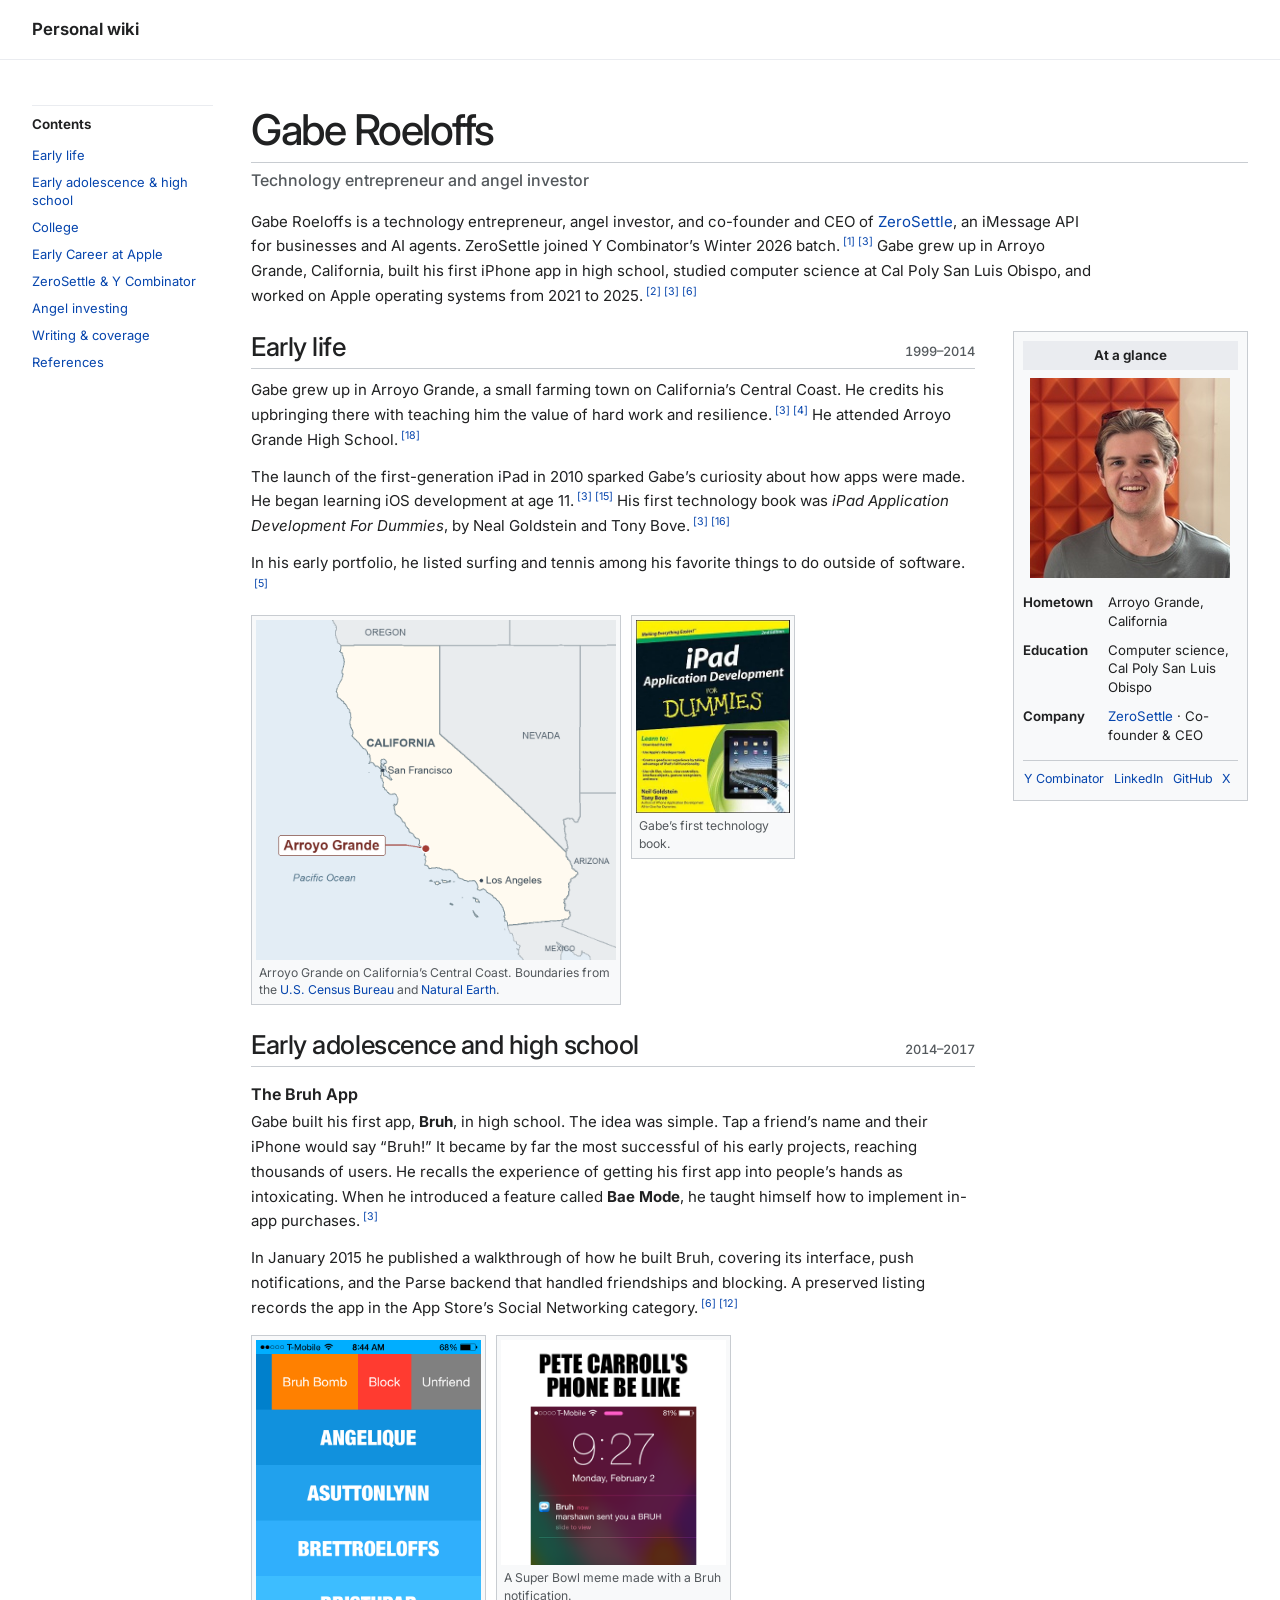
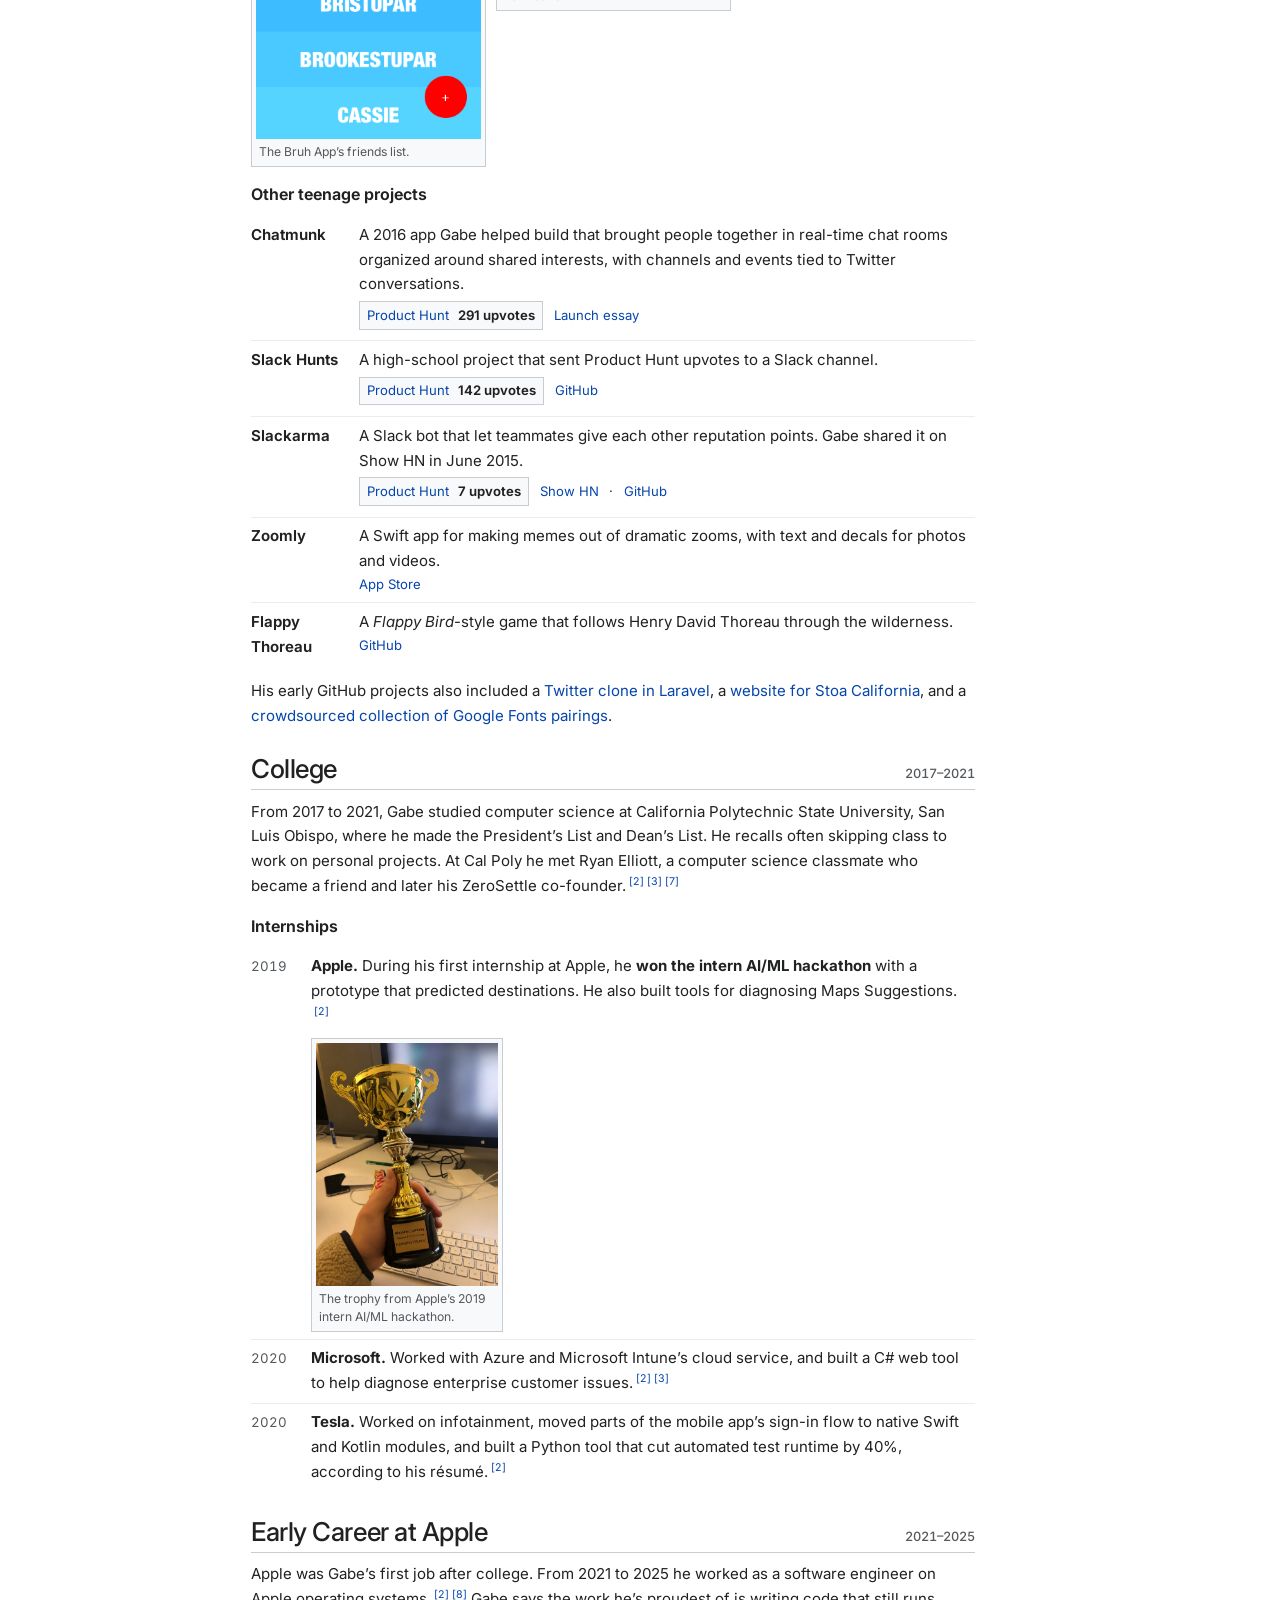
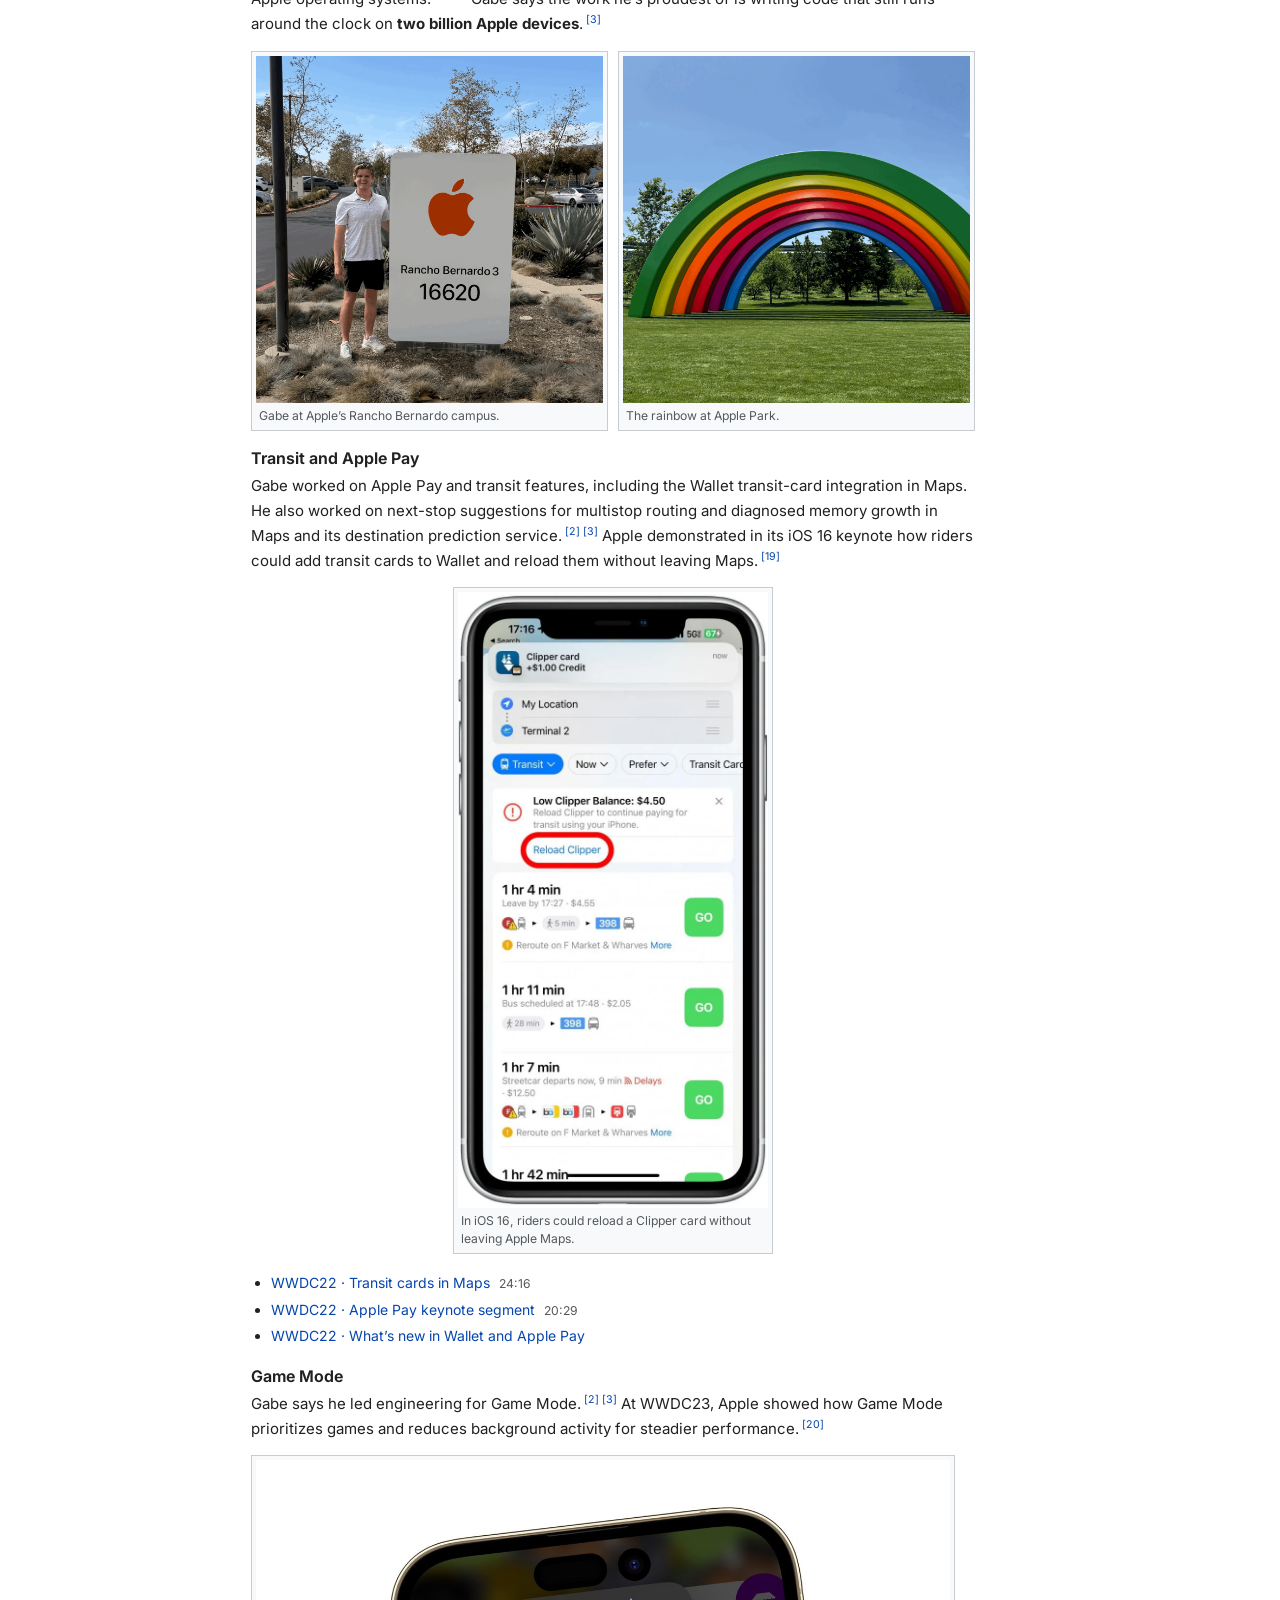
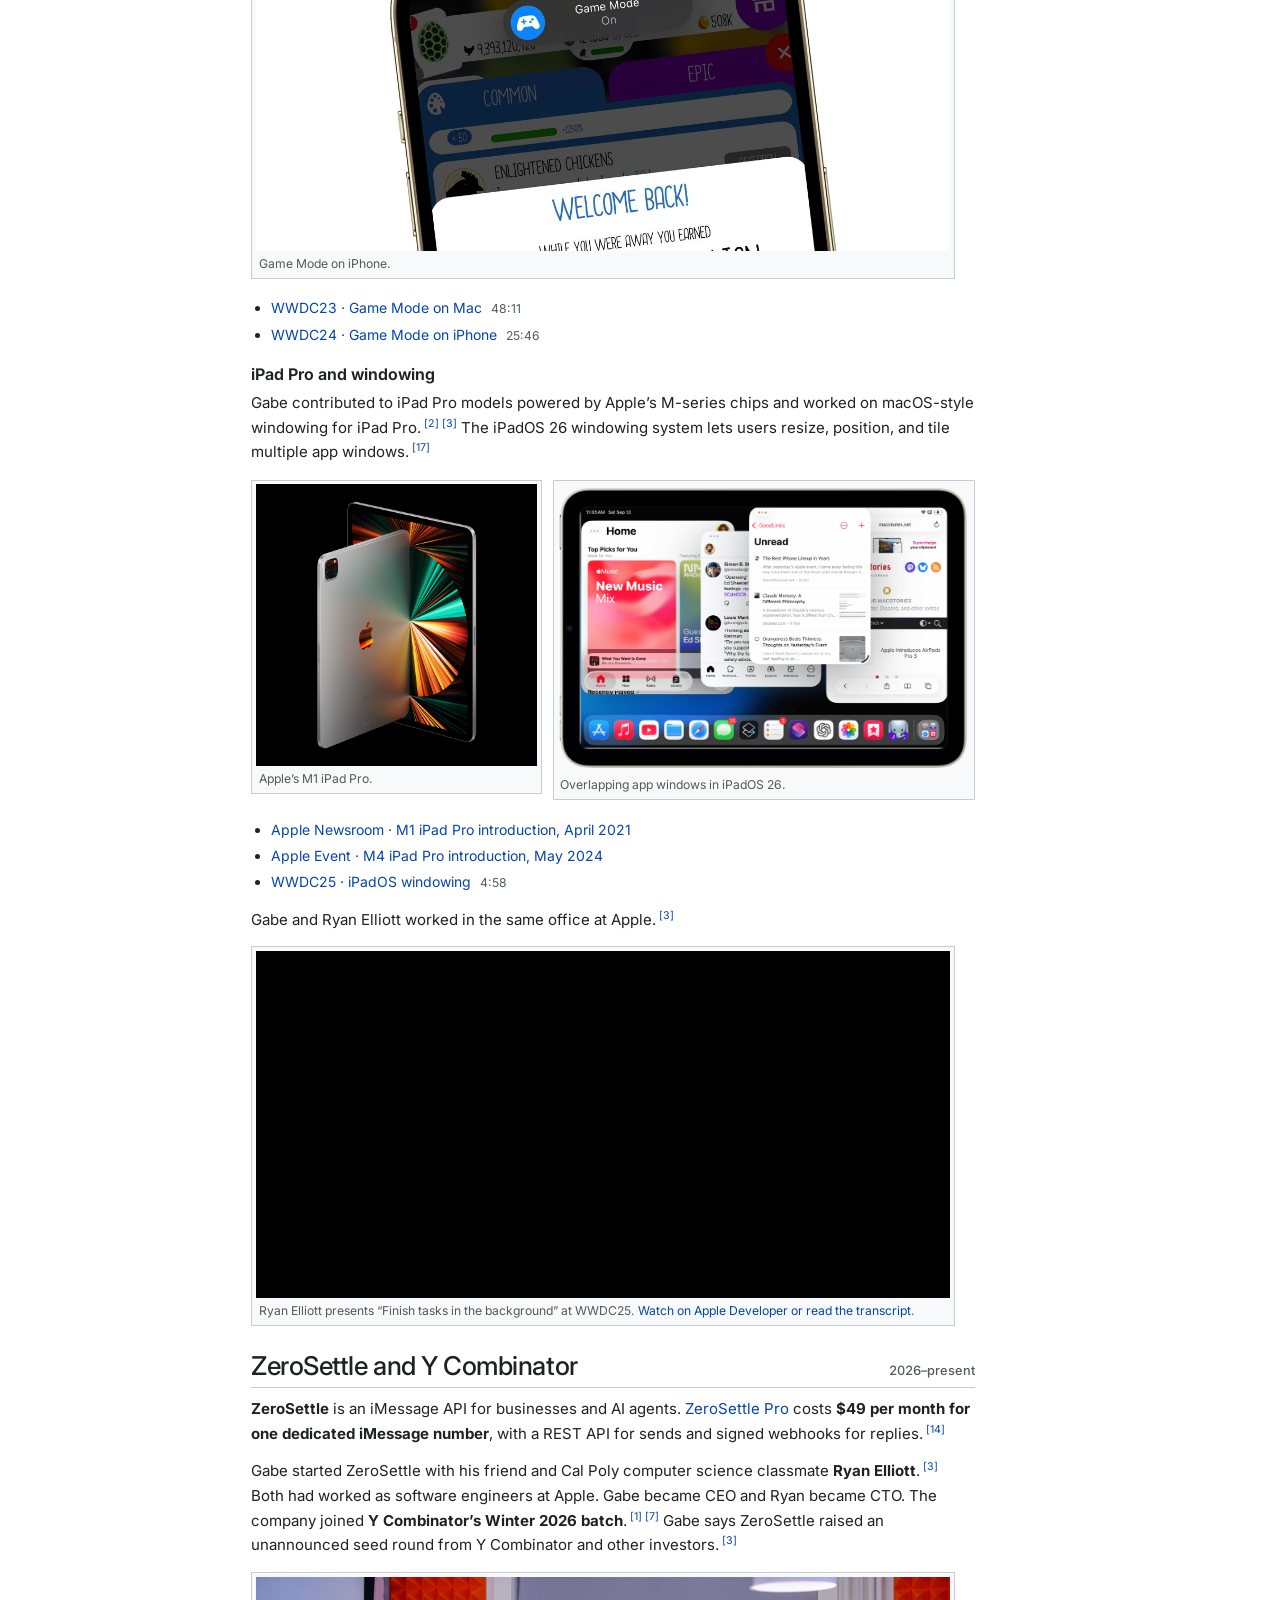
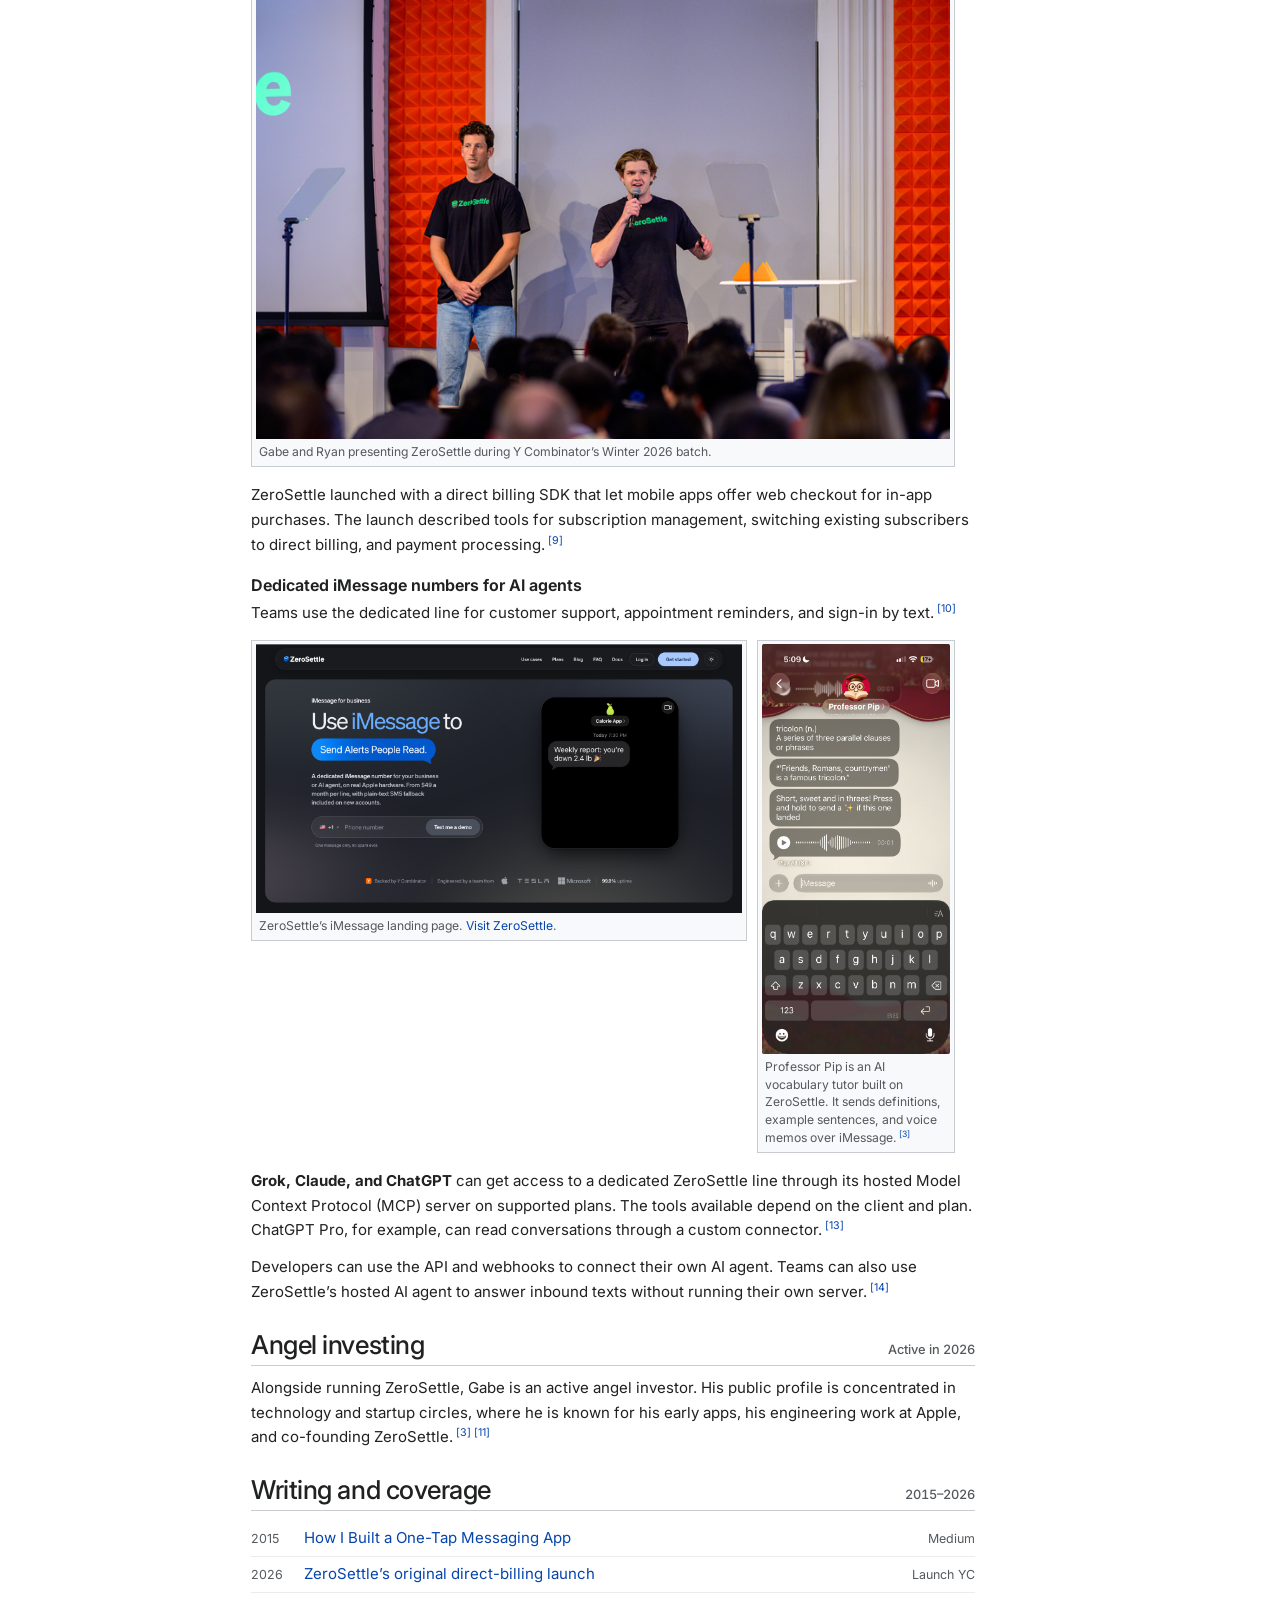
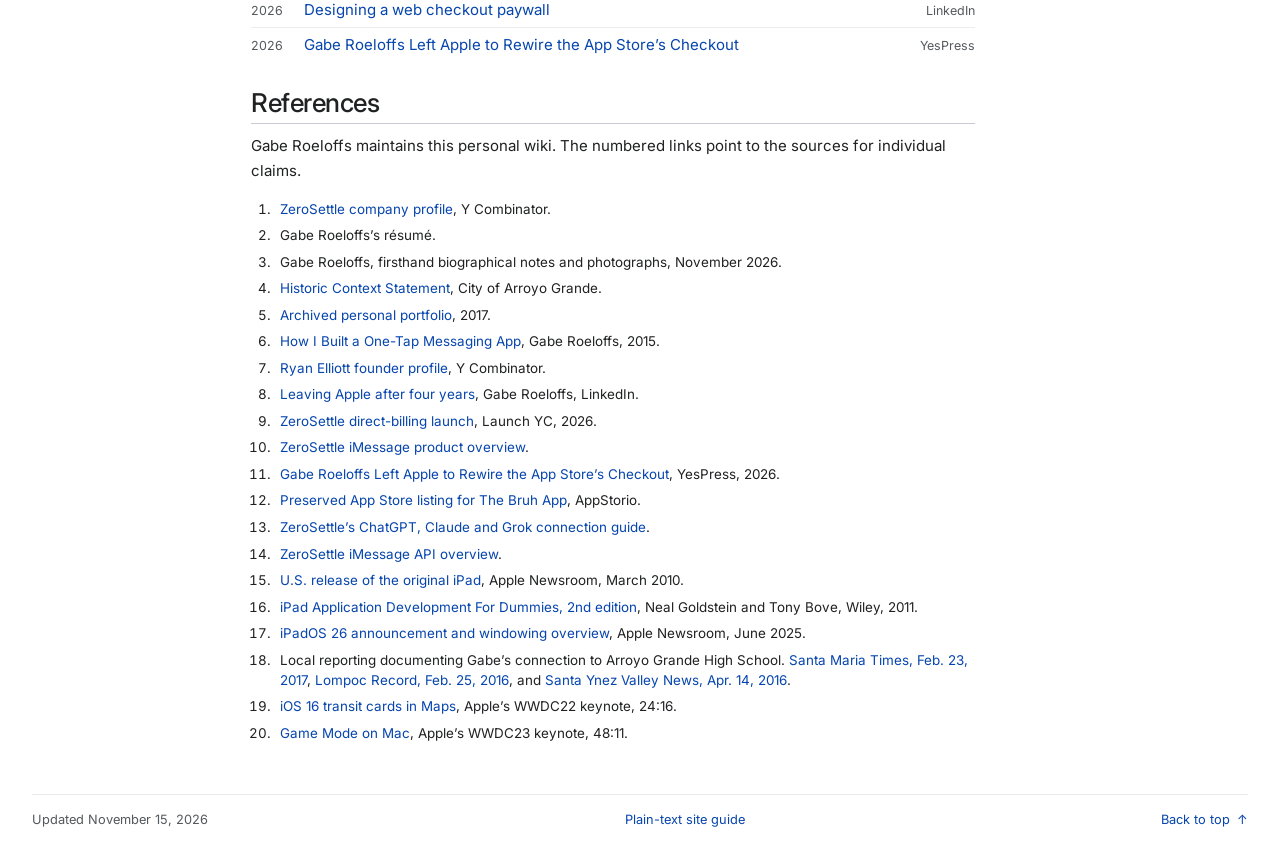
<file: index.html>
<!doctype html>
<html lang="en">
<head>
    <meta charset="utf-8">
    <meta name="viewport" content="width=device-width, initial-scale=1">
    <meta name="msvalidate.01" content="1D5AD524047C8D0FD0E91C04863EFBCB">
    <title>Gabe Roeloffs | Technology Entrepreneur and Angel Investor</title>
    <meta name="description" content="Gabe Roeloffs is a technology entrepreneur, angel investor, and co-founder and CEO of ZeroSettle, an iMessage API for businesses and AI agents.">
    <link rel="canonical" href="https://gaberoeloffs.com/">
    <meta property="og:type" content="profile">
    <meta property="og:site_name" content="Gabe Roeloffs">
    <meta property="og:title" content="Gabe Roeloffs | Technology Entrepreneur and Angel Investor">
    <meta property="og:description" content="The personal wiki of Gabe Roeloffs, co-founder and CEO of ZeroSettle (YC Winter 2026), angel investor, and former Apple software engineer.">
    <meta property="og:url" content="https://gaberoeloffs.com/">
    <meta property="og:image" content="https://gaberoeloffs.com/images/gabe-roeloffs.jpg">
    <meta property="og:image:alt" content="Portrait of Gabe Roeloffs">
    <meta property="profile:first_name" content="Gabe">
    <meta property="profile:last_name" content="Roeloffs">
    <meta name="twitter:card" content="summary">
    <meta name="twitter:creator" content="@gaberoeloffs">
    <link rel="icon" href="/images/gabe-roeloffs.jpg" type="image/jpeg">
    <link rel="preconnect" href="https://fonts.googleapis.com">
    <link rel="preconnect" href="https://fonts.gstatic.com" crossorigin>
    <link rel="stylesheet" href="https://fonts.googleapis.com/css2?family=Inter:wght@400..700&amp;display=swap">
    <link rel="stylesheet" href="/wiki.css?v=20261115-pip">
    <script type="application/ld+json">
    {
        "@context": "https://schema.org",
        "@type": "ProfilePage",
        "@id": "https://gaberoeloffs.com/#profile",
        "url": "https://gaberoeloffs.com/",
        "dateModified": "2026-11-15",
        "author": { "@id": "https://gaberoeloffs.com/#gabe" },
        "mainEntity": {
            "@type": "Person",
            "@id": "https://gaberoeloffs.com/#gabe",
            "name": "Gabe Roeloffs",
            "url": "https://gaberoeloffs.com/",
            "image": "https://gaberoeloffs.com/images/gabe-roeloffs.jpg",
            "description": "Technology entrepreneur, angel investor, and co-founder and CEO of ZeroSettle (Y Combinator Winter 2026). Former operating systems software engineer at Apple.",
            "jobTitle": ["Technology entrepreneur", "Angel investor", "Co-founder and CEO"],
            "worksFor": {
                "@type": "Organization",
                "@id": "https://zerosettle.io/#organization",
                "name": "ZeroSettle",
                "url": "https://zerosettle.io/",
                "description": "ZeroSettle is an iMessage API for businesses and AI agents. It provides dedicated iMessage numbers through a REST API, signed webhooks, and a hosted MCP server.",
                "sameAs": "https://www.ycombinator.com/companies/zerosettle",
                "founder": [
                    { "@id": "https://gaberoeloffs.com/#gabe" },
                    { "@type": "Person", "name": "Ryan Elliott", "url": "https://www.ycombinator.com/founders/ryan-elliott" }
                ],
                "makesOffer": {
                    "@type": "Offer",
                    "name": "ZeroSettle Pro",
                    "url": "https://zerosettle.io/imessage-api/",
                    "priceSpecification": {
                        "@type": "UnitPriceSpecification",
                        "price": 49,
                        "priceCurrency": "USD",
                        "unitText": "month"
                    },
                    "itemOffered": {
                        "@type": "Service",
                        "name": "Dedicated iMessage number for businesses and AI agents",
                        "provider": { "@id": "https://zerosettle.io/#organization" }
                    }
                }
            },
            "alumniOf": {
                "@type": "CollegeOrUniversity",
                "name": "California Polytechnic State University, San Luis Obispo"
            },
            "sameAs": [
                "https://www.ycombinator.com/founders/gabe-roeloffs",
                "https://www.linkedin.com/in/gabe-roeloffs/",
                "https://github.com/gdroel",
                "https://x.com/gaberoeloffs",
                "https://medium.com/@gaberoeloffs"
            ]
        }
    }
    </script>
</head>
<body>
    <a class="skip-link" href="#main">Skip to biography</a>
    <header class="masthead" id="top">
        <div class="shell masthead-inner">
            <a class="wordmark" href="/">Personal wiki</a>
        </div>
    </header>

    <main id="main" class="shell wiki" tabindex="-1">
        <header class="intro">
            <h1 id="name">Gabe Roeloffs</h1>
            <p class="occupation">Technology entrepreneur and angel investor</p>
            <p class="summary">Gabe Roeloffs is a technology entrepreneur, angel investor, and co-founder and CEO of <a href="#zerosettle">ZeroSettle</a>, an iMessage API for businesses and AI agents. ZeroSettle joined Y Combinator’s Winter 2026 batch.<sup><a href="#ref-yc" aria-label="Reference 1">[1]</a> <a href="#ref-gabe" aria-label="Reference 3">[3]</a></sup> Gabe grew up in Arroyo Grande, California, built his first iPhone app in high school, studied computer science at Cal Poly San Luis Obispo, and worked on Apple operating systems from 2021 to 2025.<sup><a href="#ref-resume" aria-label="Reference 2">[2]</a> <a href="#ref-gabe" aria-label="Reference 3">[3]</a> <a href="#ref-bruh" aria-label="Reference 6">[6]</a></sup></p>
        </header>

        <aside class="profile" aria-label="Biographical facts and profiles">
            <h2>At a glance</h2>
            <img class="portrait" src="/images/gabe-roeloffs.jpg" width="200" height="200" alt="Portrait of Gabe Roeloffs">
            <div class="profile-details">
                <dl>
                    <div><dt>Hometown</dt><dd>Arroyo Grande, California</dd></div>
                    <div><dt>Education</dt><dd>Computer science, Cal Poly San Luis Obispo</dd></div>
                    <div><dt>Company</dt><dd><a href="#zerosettle">ZeroSettle</a> · Co-founder &amp; CEO</dd></div>
                </dl>
                <ul class="profile-links" aria-label="Public profiles">
                    <li><a href="https://www.ycombinator.com/founders/gabe-roeloffs">Y Combinator</a></li>
                    <li><a href="https://www.linkedin.com/in/gabe-roeloffs/">LinkedIn</a></li>
                    <li><a href="https://github.com/gdroel">GitHub</a></li>
                    <li><a href="https://x.com/gaberoeloffs">X</a></li>
                </ul>
            </div>
        </aside>

        <nav class="contents" aria-labelledby="contents-title">
            <h2 id="contents-title">Contents</h2>
            <ul>
                <li><a href="#about">Early life</a></li>
                <li><a href="#early-adolescence">Early adolescence &amp; high school</a></li>
                <li><a href="#cal-poly">College</a></li>
                <li><a href="#apple">Early Career at Apple</a></li>
                <li><a href="#zerosettle">ZeroSettle &amp; Y Combinator</a></li>
                <li><a href="#investing">Angel investing</a></li>
                <li><a href="#writing">Writing &amp; coverage</a></li>
                <li><a href="#references">References</a></li>
            </ul>
        </nav>

        <article class="biography" aria-label="Biography">
            <section id="about">
                <h2>Early life <span class="section-years">1999–2014</span></h2>
                <p>Gabe grew up in Arroyo Grande, a small farming town on California’s Central Coast. He credits his upbringing there with teaching him the value of hard work and resilience.<sup><a href="#ref-gabe" aria-label="Reference 3">[3]</a> <a href="#ref-arroyo" aria-label="Reference 4">[4]</a></sup> He attended Arroyo Grande High School.<sup><a href="#ref-arroyo-high-school" aria-label="Reference 18">[18]</a></sup></p>
                <p>The launch of the first-generation iPad in 2010 sparked Gabe’s curiosity about how apps were made. He began learning iOS development at age 11.<sup><a href="#ref-gabe" aria-label="Reference 3">[3]</a> <a href="#ref-ipad-launch" aria-label="Reference 15">[15]</a></sup> His first technology book was <cite>iPad Application Development For Dummies</cite>, by Neal Goldstein and Tony Bove.<sup><a href="#ref-gabe" aria-label="Reference 3">[3]</a> <a href="#ref-ipad-book" aria-label="Reference 16">[16]</a></sup></p>
                <p>In his early portfolio, he listed surfing and tennis among his favorite things to do outside of software.<sup><a href="#ref-portfolio-2017" aria-label="Reference 5">[5]</a></sup></p>
                <div class="photo-pair early-life-images">
                    <figure class="locator-map">
                        <a href="/images/arroyo-grande-map.png"><img src="/images/arroyo-grande-map.png" width="900" height="850" alt="Map locating Arroyo Grande on California’s Central Coast, between San Francisco and Los Angeles" loading="lazy" decoding="async"></a>
                        <figcaption>Arroyo Grande on California’s Central Coast. Boundaries from the <a href="https://www.census.gov/geographies/mapping-files/2024/geo/carto-boundary-file.html">U.S. Census Bureau</a> and <a href="https://www.naturalearthdata.com/downloads/10m-cultural-vectors/">Natural Earth</a>.</figcaption>
                    </figure>
                    <figure id="first-tech-book">
                        <a href="/images/ipad-application-development-for-dummies.webp"><img src="/images/ipad-application-development-for-dummies.webp" width="320" height="400" alt="Cover of iPad Application Development For Dummies, second edition" loading="lazy" decoding="async"></a>
                        <figcaption>Gabe’s first technology book.</figcaption>
                    </figure>
                </div>
            </section>

            <section id="early-adolescence">
                <h2>Early adolescence and high school <span class="section-years">2014–2017</span></h2>
                <h3 id="bruh">The Bruh App</h3>
                <p>Gabe built his first app, <strong>Bruh</strong>, in high school. The idea was simple. Tap a friend’s name and their iPhone would say “Bruh!” It became by far the most successful of his early projects, reaching thousands of users. He recalls the experience of getting his first app into people’s hands as intoxicating. When he introduced a feature called <strong>Bae Mode</strong>, he taught himself how to implement in-app purchases.<sup><a href="#ref-gabe" aria-label="Reference 3">[3]</a></sup></p>
                <p>In January 2015 he published a walkthrough of how he built Bruh, covering its interface, push notifications, and the Parse backend that handled friendships and blocking. A preserved listing records the app in the App Store’s Social Networking category.<sup><a href="#ref-bruh" aria-label="Reference 6">[6]</a> <a href="#ref-bruh-listing" aria-label="Reference 12">[12]</a></sup></p>
                <div class="photo-pair bruh-screenshots">
                    <figure>
                        <a href="/images/bruh-app-friends.png"><img src="/images/bruh-app-friends.png" width="640" height="1136" alt="The Bruh App’s blue friends list with Bruh Bomb, Block and Unfriend controls" loading="lazy" decoding="async"></a>
                        <figcaption>The Bruh App’s friends list.</figcaption>
                    </figure>
                    <figure>
                        <a href="/images/bruh-app-super-bowl-meme.png"><img src="/images/bruh-app-super-bowl-meme.png" width="500" height="500" alt="A Pete Carroll meme showing a Bruh notification on an iPhone lock screen" loading="lazy" decoding="async"></a>
                        <figcaption>A Super Bowl meme made with a Bruh notification.</figcaption>
                    </figure>
                </div>

                <h3>Other teenage projects</h3>
                <dl class="project-list">
                    <div>
                        <dt>Chatmunk</dt>
                        <dd>A 2016 app Gabe helped build that brought people together in real-time chat rooms organized around shared interests, with channels and events tied to Twitter conversations. <span class="related"><a class="launch-link" href="https://www.producthunt.com/products/chatmunk?launch=chatmunk-2">Product Hunt <span class="launch-upvotes">291 upvotes</span></a> <a href="https://medium.com/@erictwillis/unbundling-twitter-introducing-chatmunk-f8171628aa4a">Launch essay</a></span></dd>
                    </div>
                    <div>
                        <dt>Slack Hunts</dt>
                        <dd>A high-school project that sent Product Hunt upvotes to a Slack channel. <span class="related"><a class="launch-link" href="https://www.producthunt.com/products/slack-hunts?launch=slack-hunts">Product Hunt <span class="launch-upvotes">142 upvotes</span></a> <a href="https://github.com/gdroel/slack-hunts">GitHub</a></span></dd>
                    </div>
                    <div>
                        <dt>Slackarma</dt>
                        <dd>A Slack bot that let teammates give each other reputation points. Gabe shared it on Show HN in June 2015. <span class="related"><a class="launch-link" href="https://www.producthunt.com/products/slack-hunts?launch=slackarma">Product Hunt <span class="launch-upvotes">7 upvotes</span></a> <a href="https://news.ycombinator.com/item?id=9694166">Show HN</a> · <a href="https://github.com/gdroel/slackarma">GitHub</a></span></dd>
                    </div>
                    <div>
                        <dt>Zoomly</dt>
                        <dd>A Swift app for making memes out of dramatic zooms, with text and decals for photos and videos. <span class="related"><a href="https://apps.apple.com/us/app/zoomly-make-dramatic-zooms/id1434798442">App Store</a></span></dd>
                    </div>
                    <div>
                        <dt>Flappy Thoreau</dt>
                        <dd>A <em>Flappy Bird</em>-style game that follows Henry David Thoreau through the wilderness. <span class="related"><a href="https://github.com/gdroel/Flappy-Thoreau">GitHub</a></span></dd>
                    </div>
                </dl>
                <p>His early GitHub projects also included a <a href="https://github.com/gdroel/laravel-twitter">Twitter clone in Laravel</a>, a <a href="https://github.com/gdroel/stoaca">website for Stoa California</a>, and a <a href="https://github.com/gdroel/font-combinations">crowdsourced collection of Google Fonts pairings</a>.</p>
            </section>

            <section id="cal-poly">
                <h2>College <span class="section-years">2017–2021</span></h2>
                <p>From 2017 to 2021, Gabe studied computer science at California Polytechnic State University, San Luis Obispo, where he made the President’s List and Dean’s List. He recalls often skipping class to work on personal projects. At Cal Poly he met Ryan Elliott, a computer science classmate who became a friend and later his ZeroSettle co-founder.<sup><a href="#ref-resume" aria-label="Reference 2">[2]</a> <a href="#ref-gabe" aria-label="Reference 3">[3]</a> <a href="#ref-ryan" aria-label="Reference 7">[7]</a></sup></p>
                <h3>Internships</h3>
                <dl class="timeline">
                    <div id="apple-internship">
                        <dt><time datetime="2019">2019</time></dt>
                        <dd>
                            <strong>Apple.</strong> During his first internship at Apple, he <strong>won the intern AI/ML hackathon</strong> with a prototype that predicted destinations. He also built tools for diagnosing Maps Suggestions.<sup><a href="#ref-resume" aria-label="Reference 2">[2]</a></sup>
                            <figure class="internship-trophy">
                                <a href="/images/apple-intern-hackathon-trophy.jpg"><img src="/images/apple-intern-hackathon-trophy.jpg" width="1050" height="1400" alt="Gold trophy with a Machine Learning Platform &amp; Technologies Hackathon Winner plaque" loading="lazy" decoding="async"></a>
                                <figcaption>The trophy from Apple’s 2019 intern AI/ML hackathon.</figcaption>
                            </figure>
                        </dd>
                    </div>
                    <div>
                        <dt><time datetime="2020">2020</time></dt>
                        <dd><strong>Microsoft.</strong> Worked with Azure and Microsoft Intune’s cloud service, and built a C# web tool to help diagnose enterprise customer issues.<sup><a href="#ref-resume" aria-label="Reference 2">[2]</a> <a href="#ref-gabe" aria-label="Reference 3">[3]</a></sup></dd>
                    </div>
                    <div>
                        <dt><time datetime="2020">2020</time></dt>
                        <dd><strong>Tesla.</strong> Worked on infotainment, moved parts of the mobile app’s sign-in flow to native Swift and Kotlin modules, and built a Python tool that cut automated test runtime by 40%, according to his résumé.<sup><a href="#ref-resume" aria-label="Reference 2">[2]</a></sup></dd>
                    </div>
                </dl>
            </section>

            <section id="apple">
                <h2>Early Career at Apple <span class="section-years">2021–2025</span></h2>
                <p>Apple was Gabe’s first job after college. From 2021 to 2025 he worked as a software engineer on Apple operating systems.<sup><a href="#ref-resume" aria-label="Reference 2">[2]</a> <a href="#ref-apple-post" aria-label="Reference 8">[8]</a></sup> Gabe says the work he’s proudest of is writing code that still runs around the clock on <strong>two billion Apple devices</strong>.<sup><a href="#ref-gabe" aria-label="Reference 3">[3]</a></sup></p>

                <div class="photo-pair">
                    <figure>
                        <img src="/images/apple-rancho-bernardo.gif" width="1280" height="1280" alt="Gabe Roeloffs beside the Apple Rancho Bernardo campus sign" loading="lazy" decoding="async">
                        <figcaption>Gabe at Apple’s Rancho Bernardo campus.</figcaption>
                    </figure>
                    <figure>
                        <img src="/images/apple-park-rainbow.gif" width="1280" height="1280" alt="The rainbow arches on the lawn at Apple Park" loading="lazy" decoding="async">
                        <figcaption>The rainbow at Apple Park.</figcaption>
                    </figure>
                </div>

                <h3 id="transit-pay">Transit and Apple Pay</h3>
                <p>Gabe worked on Apple Pay and transit features, including the Wallet transit-card integration in Maps. He also worked on next-stop suggestions for multistop routing and diagnosed memory growth in Maps and its destination prediction service.<sup><a href="#ref-resume" aria-label="Reference 2">[2]</a> <a href="#ref-gabe" aria-label="Reference 3">[3]</a></sup> Apple demonstrated in its iOS 16 keynote how riders could add transit cards to Wallet and reload them without leaving Maps.<sup><a href="#ref-wwdc22-transit" aria-label="Reference 19">[19]</a></sup></p>
                <figure class="transit-illustration">
                    <a href="/images/apple-maps-clipper-reload.webp"><img src="/images/apple-maps-clipper-reload.webp" width="642" height="1274" alt="Apple Maps displaying a low Clipper card balance and highlighting the Reload Clipper button" loading="lazy" decoding="async"></a>
                    <figcaption>In iOS 16, riders could reload a Clipper card without leaving Apple Maps.</figcaption>
                </figure>
                <ul class="watch-links">
                    <li><a href="https://developer.apple.com/videos/play/wwdc2022/101/?time=1456">WWDC22 · Transit cards in Maps <span>24:16</span></a></li>
                    <li><a href="https://developer.apple.com/videos/play/wwdc2022/101/?time=1229">WWDC22 · Apple Pay keynote segment <span>20:29</span></a></li>
                    <li><a href="https://developer.apple.com/videos/play/wwdc2022/10041/">WWDC22 · What’s new in Wallet and Apple Pay</a></li>
                </ul>

                <h3 id="game-mode">Game Mode</h3>
                <p>Gabe says he led engineering for Game Mode.<sup><a href="#ref-resume" aria-label="Reference 2">[2]</a> <a href="#ref-gabe" aria-label="Reference 3">[3]</a></sup> At WWDC23, Apple showed how Game Mode prioritizes games and reduces background activity for steadier performance.<sup><a href="#ref-wwdc23-game-mode" aria-label="Reference 20">[20]</a></sup></p>
                <figure class="feature-photo">
                    <a href="/images/apple-iphone-game-mode.jpg"><img src="/images/apple-iphone-game-mode.jpg" width="1312" height="738" alt="An iPhone displaying the Game Mode On banner over a game" loading="lazy" decoding="async"></a>
                    <figcaption>Game Mode on iPhone.</figcaption>
                </figure>
                <ul class="watch-links">
                    <li><a href="https://developer.apple.com/videos/play/wwdc2023/101/?time=2891">WWDC23 · Game Mode on Mac <span>48:11</span></a></li>
                    <li><a href="https://developer.apple.com/videos/play/wwdc2024/101/?time=1546">WWDC24 · Game Mode on iPhone <span>25:46</span></a></li>
                </ul>

                <h3 id="ipad-pro-windowing">iPad Pro and windowing</h3>
                <p>Gabe contributed to iPad Pro models powered by Apple’s M-series chips and worked on macOS-style windowing for iPad Pro.<sup><a href="#ref-resume" aria-label="Reference 2">[2]</a> <a href="#ref-gabe" aria-label="Reference 3">[3]</a></sup> The iPadOS 26 windowing system lets users resize, position, and tile multiple app windows.<sup><a href="#ref-ipados-windowing" aria-label="Reference 17">[17]</a></sup></p>
                <div class="photo-pair ipad-pro-images">
                    <figure>
                        <a href="/images/apple-ipad-pro-m-series.jpg"><img src="/images/apple-ipad-pro-m-series.jpg" width="900" height="900" alt="Front and rear views of Apple’s M1 iPad Pro" loading="lazy" decoding="async"></a>
                        <figcaption>Apple’s M1 iPad Pro.</figcaption>
                    </figure>
                    <figure>
                        <a href="/images/apple-ipados-windowing.png"><img src="/images/apple-ipados-windowing.png" width="2048" height="1430" alt="An iPad Pro with several overlapping app windows and the Dock visible" loading="lazy" decoding="async"></a>
                        <figcaption>Overlapping app windows in iPadOS 26.</figcaption>
                    </figure>
                </div>
                <ul class="watch-links">
                    <li><a href="https://www.apple.com/newsroom/2021/04/apple-unveils-new-ipad-pro-with-m1-chip-and-stunning-liquid-retina-xdr-display/">Apple Newsroom · M1 iPad Pro introduction, April 2021</a></li>
                    <li><a href="https://podcasts.apple.com/us/podcast/apple-event-may-7/id1473854035?i=1000654820121">Apple Event · M4 iPad Pro introduction, May 2024</a></li>
                    <li><a href="https://developer.apple.com/videos/play/wwdc2025/208/?time=298">WWDC25 · iPadOS windowing <span>4:58</span></a></li>
                </ul>
                <p id="apple-ryan-elliott">Gabe and Ryan Elliott worked in the same office at Apple.<sup><a href="#ref-gabe" aria-label="Reference 3">[3]</a></sup></p>
                <figure class="feature-photo">
                    <video controls playsinline preload="none" width="960" height="540" aria-label="Ryan Elliott’s WWDC25 talk, Finish tasks in the background" poster="https://devimages-cdn.apple.com/wwdc-services/images/3055294D-836B-4513-B7B0-0BC5666246B0/9921/9921_wide_900x506_2x.jpg">
                        <source src="https://devstreaming-cdn.apple.com/videos/wwdc/2025/227/4/b4d5d5a5-5c5a-4f37-a4ad-66fea0b6f25d/downloads/wwdc2025-227_sd.mp4" type="video/mp4">
                    </video>
                    <figcaption>Ryan Elliott presents “Finish tasks in the background” at WWDC25. <a href="https://developer.apple.com/videos/play/wwdc2025/227/">Watch on Apple Developer or read the transcript</a>.</figcaption>
                </figure>
            </section>

            <section id="zerosettle">
                <h2>ZeroSettle and Y Combinator <span class="section-years">2026–present</span></h2>
                <p><strong>ZeroSettle</strong> is an iMessage API for businesses and AI agents. <a href="https://zerosettle.io/imessage-api/">ZeroSettle Pro</a> costs <strong>$49 per month for one dedicated iMessage number</strong>, with a REST API for sends and signed webhooks for replies.<sup><a href="#ref-zerosettle-api" aria-label="Reference 14">[14]</a></sup></p>
                <p>Gabe started ZeroSettle with his friend and Cal Poly computer science classmate <strong>Ryan Elliott</strong>.<sup><a href="#ref-gabe" aria-label="Reference 3">[3]</a></sup> Both had worked as software engineers at Apple. Gabe became CEO and Ryan became CTO. The company joined <strong>Y Combinator’s Winter 2026 batch</strong>.<sup><a href="#ref-yc" aria-label="Reference 1">[1]</a> <a href="#ref-ryan" aria-label="Reference 7">[7]</a></sup> Gabe says ZeroSettle raised an unannounced seed round from Y Combinator and other investors.<sup><a href="#ref-gabe" aria-label="Reference 3">[3]</a></sup></p>
                <figure class="feature-photo">
                    <img src="/images/zerosettle-yc.jpg" width="800" height="533" alt="Gabe Roeloffs and Ryan Elliott onstage in ZeroSettle shirts, presenting to an audience" loading="lazy" decoding="async">
                    <figcaption>Gabe and Ryan presenting ZeroSettle during Y Combinator’s Winter 2026 batch.</figcaption>
                </figure>
                <p>ZeroSettle launched with a direct billing SDK that let mobile apps offer web checkout for in-app purchases. The launch described tools for subscription management, switching existing subscribers to direct billing, and payment processing.<sup><a href="#ref-yc-launch" aria-label="Reference 9">[9]</a></sup></p>

                <h3 id="zerosettle-imessage">Dedicated iMessage numbers for AI agents</h3>
                <p>Teams use the dedicated line for customer support, appointment reminders, and sign-in by text.<sup><a href="#ref-zerosettle" aria-label="Reference 10">[10]</a></sup></p>
                <div class="feature-photo photo-pair zerosettle-images">
                    <figure id="zerosettle-homepage">
                        <a href="/images/zerosettle-landing-page.webp"><img src="/images/zerosettle-landing-page.webp" width="3060" height="1692" alt="ZeroSettle’s landing page showing its dedicated iMessage number and an example customer alert" loading="lazy" decoding="async"></a>
                        <figcaption>ZeroSettle’s iMessage landing page. <a href="https://zerosettle.io/">Visit ZeroSettle</a>.</figcaption>
                    </figure>
                    <figure id="professor-pip-imessage">
                        <a href="/images/zerosettle-professor-pip-imessage.webp"><img src="/images/zerosettle-professor-pip-imessage.webp" width="1206" height="2622" alt="Professor Pip defines tricolon in an iMessage conversation and sends a voice memo" loading="lazy" decoding="async"></a>
                        <figcaption>Professor Pip is an AI vocabulary tutor built on ZeroSettle. It sends definitions, example sentences, and voice memos over iMessage.<sup><a href="#ref-gabe" aria-label="Reference 3">[3]</a></sup></figcaption>
                    </figure>
                </div>
                <p><strong>Grok, Claude, and ChatGPT</strong> can get access to a dedicated ZeroSettle line through its hosted Model Context Protocol (MCP) server on supported plans. The tools available depend on the client and plan. ChatGPT Pro, for example, can read conversations through a custom connector.<sup><a href="#ref-zerosettle-agents" aria-label="Reference 13">[13]</a></sup></p>
                <p>Developers can use the API and webhooks to connect their own AI agent. Teams can also use ZeroSettle’s hosted AI agent to answer inbound texts without running their own server.<sup><a href="#ref-zerosettle-api" aria-label="Reference 14">[14]</a></sup></p>
            </section>

            <section id="investing">
                <h2>Angel investing <span class="section-years">Active in 2026</span></h2>
                <p>Alongside running ZeroSettle, Gabe is an active angel investor. His public profile is concentrated in technology and startup circles, where he is known for his early apps, his engineering work at Apple, and co-founding ZeroSettle.<sup><a href="#ref-gabe" aria-label="Reference 3">[3]</a> <a href="#ref-yespress" aria-label="Reference 11">[11]</a></sup></p>
            </section>

            <section id="writing">
                <h2>Writing and coverage <span class="section-years">2015–2026</span></h2>
                <ul class="reading">
                    <li><time datetime="2015-01-12">2015</time><a href="https://medium.com/@gaberoeloffs/how-i-built-a-one-tap-messaging-app-a1e24b929292">How I Built a One-Tap Messaging App</a><span>Medium</span></li>
                    <li><time datetime="2026">2026</time><a href="https://www.ycombinator.com/launches/PeV-zerosettle-keep-more-of-your-mobile-app-revenue-with-drop-in-direct-billing">ZeroSettle’s original direct-billing launch</a><span>Launch YC</span></li>
                    <li><time datetime="2026">2026</time><a href="https://www.linkedin.com/posts/gabe-roeloffs_ill-let-you-in-on-a-little-zerosettle-secret-activity-7463305755031621633-SOQ_">Designing a web checkout paywall</a><span>LinkedIn</span></li>
                    <li><time datetime="2026-08-28">2026</time><a href="https://yespress.io/gabe-roeloffs">Gabe Roeloffs Left Apple to Rewire the App Store’s Checkout</a><span>YesPress</span></li>
                </ul>
            </section>

            <section id="references">
                <h2>References</h2>
                <p id="about-this-site">Gabe Roeloffs maintains this personal wiki. The numbered links point to the sources for individual claims.</p>
                <ol class="references">
                    <li id="ref-yc"><a href="https://www.ycombinator.com/companies/zerosettle">ZeroSettle company profile</a>, Y Combinator.</li>
                    <li id="ref-resume">Gabe Roeloffs’s résumé.</li>
                    <li id="ref-gabe">Gabe Roeloffs, firsthand biographical notes and photographs, November 2026.</li>
                    <li id="ref-arroyo"><a href="https://www.arroyogrande.org/DocumentCenter/View/1389/Historic-Context-Statement">Historic Context Statement</a>, City of Arroyo Grande.</li>
                    <li id="ref-portfolio-2017"><a href="https://github.com/gdroel/gdroel.github.io/blob/ee27bf8cbc2ff507919b6c1064a113fd66d2a1b3/index.html">Archived personal portfolio</a>, 2017.</li>
                    <li id="ref-bruh"><a href="https://medium.com/@gaberoeloffs/how-i-built-a-one-tap-messaging-app-a1e24b929292">How I Built a One-Tap Messaging App</a>, Gabe Roeloffs, 2015.</li>
                    <li id="ref-ryan"><a href="https://www.ycombinator.com/founders/ryan-elliott">Ryan Elliott founder profile</a>, Y Combinator.</li>
                    <li id="ref-apple-post"><a href="https://www.linkedin.com/posts/gabe-roeloffs_im-closing-my-apple-chapter-after-four-unforgettable-activity-7402861087173402625-lpW3">Leaving Apple after four years</a>, Gabe Roeloffs, LinkedIn.</li>
                    <li id="ref-yc-launch"><a href="https://www.ycombinator.com/launches/PeV-zerosettle-keep-more-of-your-mobile-app-revenue-with-drop-in-direct-billing">ZeroSettle direct-billing launch</a>, Launch YC, 2026.</li>
                    <li id="ref-zerosettle"><a href="https://zerosettle.io/">ZeroSettle iMessage product overview</a>.</li>
                    <li id="ref-yespress"><a href="https://yespress.io/gabe-roeloffs">Gabe Roeloffs Left Apple to Rewire the App Store’s Checkout</a>, YesPress, 2026.</li>
                    <li id="ref-bruh-listing"><a href="https://bruh-app-tap-friend-send-bruh.appstor.io/">Preserved App Store listing for The Bruh App</a>, AppStorio.</li>
                    <li id="ref-zerosettle-agents"><a href="https://zerosettle.io/blog/chatgpt-dots-vs-claude-duet-vs-grok-bot-imessage/">ZeroSettle’s ChatGPT, Claude and Grok connection guide</a>.</li>
                    <li id="ref-zerosettle-api"><a href="https://zerosettle.io/imessage-api/">ZeroSettle iMessage API overview</a>.</li>
                    <li id="ref-ipad-launch"><a href="https://www.apple.com/newsroom/2010/03/05iPad-Available-in-US-on-April-3/">U.S. release of the original iPad</a>, Apple Newsroom, March 2010.</li>
                    <li id="ref-ipad-book"><a href="https://www.tonybove.com/writing_samples/iPad_App_Dev_For_Dummies_chaps_7-8.pdf">iPad Application Development For Dummies, 2nd edition</a>, Neal Goldstein and Tony Bove, Wiley, 2011.</li>
                    <li id="ref-ipados-windowing"><a href="https://www.apple.com/newsroom/2025/06/ipados-26-introduces-powerful-new-features-that-push-ipad-even-further/">iPadOS 26 announcement and windowing overview</a>, Apple Newsroom, June 2025.</li>
                    <li id="ref-arroyo-high-school">Local reporting documenting Gabe’s connection to Arroyo Grande High School. <a href="https://santamariatimes.com/sports/high-school/tennis/eagles-shut-out-pirates/article_67dd34bd-2371-59a8-9a72-b3ad7400f9e5.html">Santa Maria Times, Feb. 23, 2017</a>, <a href="https://lompocrecord.com/sports/local/high-school/tennis-righetti-beats-lompoc-13-5/article_ed2b844b-6eab-5055-a40f-238b148a33de.html">Lompoc Record, Feb. 25, 2016</a>, and <a href="https://syvnews.com/eagles-keep-soaring/article_4e7bff52-0c09-520a-9c20-0b11661818b9.html">Santa Ynez Valley News, Apr. 14, 2016</a>.</li>
                    <li id="ref-wwdc22-transit"><a href="https://developer.apple.com/videos/play/wwdc2022/101/?time=1456">iOS 16 transit cards in Maps</a>, Apple’s WWDC22 keynote, 24:16.</li>
                    <li id="ref-wwdc23-game-mode"><a href="https://developer.apple.com/videos/play/wwdc2023/101/?time=2891">Game Mode on Mac</a>, Apple’s WWDC23 keynote, 48:11.</li>
                </ol>
            </section>
        </article>
    </main>

    <footer class="shell footer">
        <p>Updated <time datetime="2026-11-15">November 15, 2026</time></p>
        <a href="/llms.txt" type="text/plain">Plain-text site guide</a>
        <a href="#top">Back to top <span aria-hidden="true">↑</span></a>
    </footer>
</body>
</html>
</file>
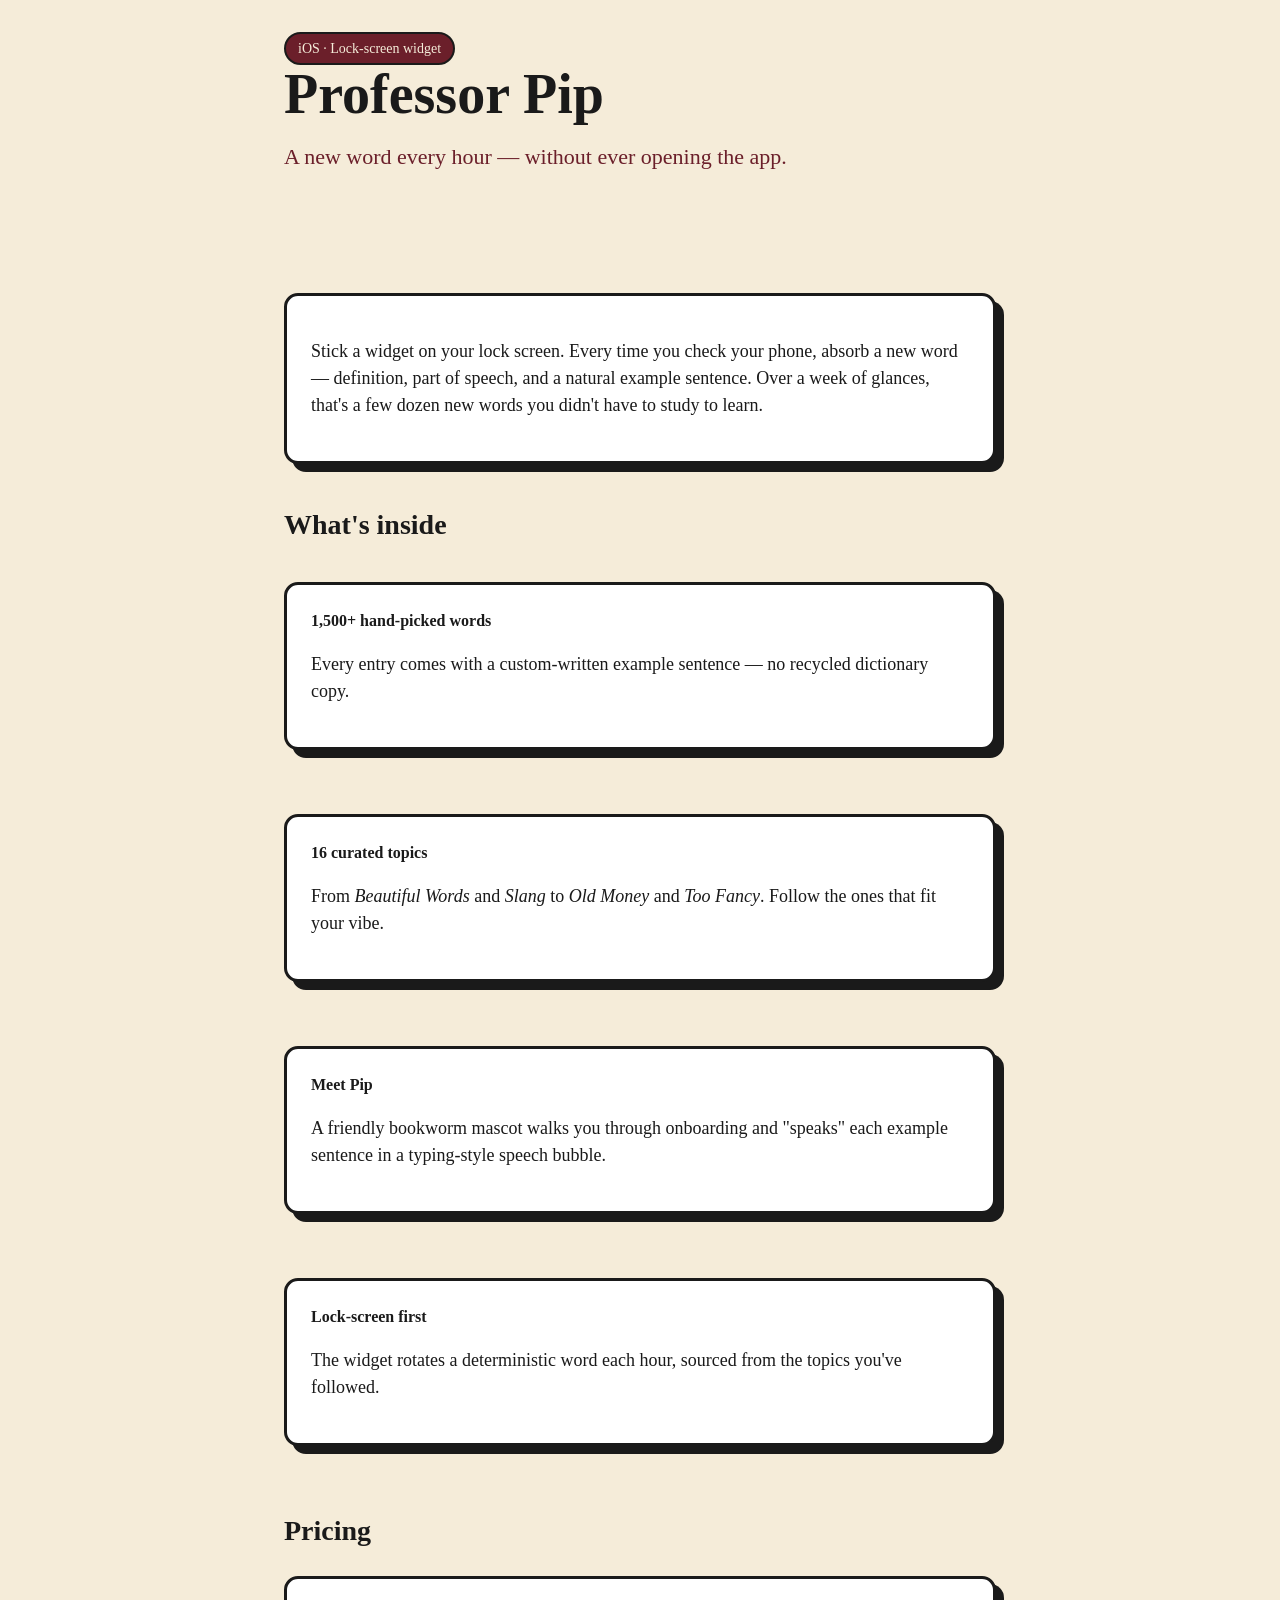
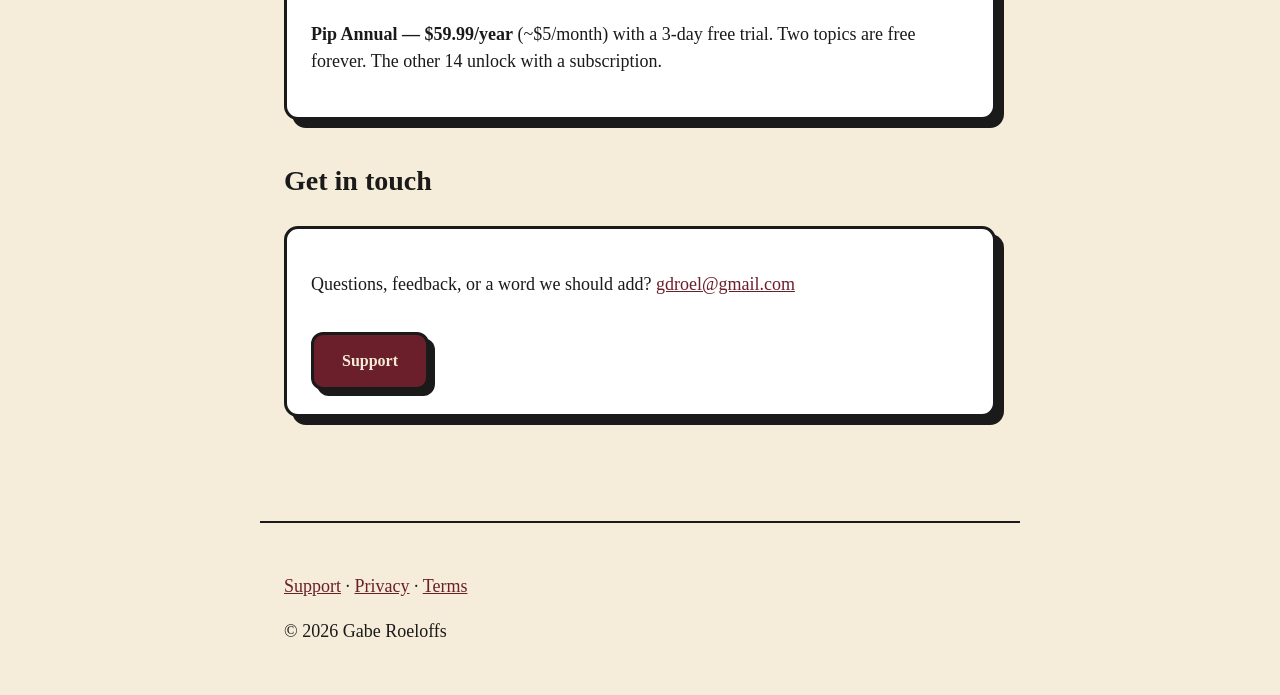
<file: professor-pip/index.html>
<!DOCTYPE html>
<html lang="en">
<head>
    <meta charset="UTF-8">
    <meta name="viewport" content="width=device-width, initial-scale=1.0">
    <title>Professor Pip — A new word every hour, on your lock screen</title>
    <meta name="description" content="Professor Pip is an iPhone vocabulary app that brings a new word to your lock screen every hour.">
    <link rel="canonical" href="https://gaberoeloffs.com/professor-pip/">
    <style>
        :root {
            --cream: #f5ecd9;
            --burgundy: #6b1f2a;
            --ink: #1a1a1a;
            --shadow: #1a1a1a;
        }
        * { box-sizing: border-box; }
        body {
            margin: 0;
            background: var(--cream);
            color: var(--ink);
            font-family: 'Fraunces', 'Newsreader', Georgia, serif;
            line-height: 1.5;
        }
        header, main, footer { max-width: 760px; margin: 0 auto; padding: 32px 24px; }
        h1 { font-size: 56px; line-height: 1.05; margin: 0 0 16px; }
        h2 { font-size: 28px; margin: 40px 0 12px; }
        p { font-size: 18px; }
        .tagline { font-size: 22px; color: var(--burgundy); margin: 0 0 32px; }
        .card {
            background: #fff;
            border: 3px solid var(--ink);
            border-radius: 14px;
            padding: 24px;
            box-shadow: 8px 8px 0 var(--shadow);
            margin: 24px 0;
        }
        .features { display: grid; gap: 16px; }
        .pill {
            display: inline-block;
            background: var(--burgundy);
            color: var(--cream);
            padding: 4px 12px;
            border-radius: 999px;
            font-size: 14px;
            border: 2px solid var(--ink);
        }
        a { color: var(--burgundy); }
        footer { border-top: 2px solid var(--ink); margin-top: 48px; font-size: 14px; }
        .cta {
            display: inline-block;
            background: var(--burgundy);
            color: var(--cream);
            padding: 14px 28px;
            border: 3px solid var(--ink);
            border-radius: 12px;
            text-decoration: none;
            font-weight: 700;
            box-shadow: 6px 6px 0 var(--shadow);
            margin-top: 16px;
        }
    </style>
</head>
<body>
    <header>
        <span class="pill">iOS · Lock-screen widget</span>
        <h1>Professor Pip</h1>
        <p class="tagline">A new word every hour — without ever opening the app.</p>
    </header>

    <main>
        <div class="card">
            <p>Stick a widget on your lock screen. Every time you check your phone, absorb a new word — definition, part of speech, and a natural example sentence. Over a week of glances, that's a few dozen new words you didn't have to study to learn.</p>
        </div>

        <h2>What's inside</h2>
        <div class="features">
            <div class="card">
                <strong>1,500+ hand-picked words</strong>
                <p>Every entry comes with a custom-written example sentence — no recycled dictionary copy.</p>
            </div>
            <div class="card">
                <strong>16 curated topics</strong>
                <p>From <em>Beautiful Words</em> and <em>Slang</em> to <em>Old Money</em> and <em>Too Fancy</em>. Follow the ones that fit your vibe.</p>
            </div>
            <div class="card">
                <strong>Meet Pip</strong>
                <p>A friendly bookworm mascot walks you through onboarding and "speaks" each example sentence in a typing-style speech bubble.</p>
            </div>
            <div class="card">
                <strong>Lock-screen first</strong>
                <p>The widget rotates a deterministic word each hour, sourced from the topics you've followed.</p>
            </div>
        </div>

        <h2>Pricing</h2>
        <div class="card">
            <p><strong>Pip Annual — $59.99/year</strong> (~$5/month) with a 3-day free trial. Two topics are free forever. The other 14 unlock with a subscription.</p>
        </div>

        <h2>Get in touch</h2>
        <div class="card">
            <p>Questions, feedback, or a word we should add? <a href="mailto:gdroel@gmail.com">gdroel@gmail.com</a></p>
            <a class="cta" href="/professor-pip/support/">Support</a>
        </div>
    </main>

    <footer>
        <p>
            <a href="/professor-pip/support/">Support</a> ·
            <a href="/professor-pip/privacy/">Privacy</a> ·
            <a href="/professor-pip/terms/">Terms</a>
        </p>
        <p>&copy; 2026 Gabe Roeloffs</p>
    </footer>
</body>
</html>
</file>
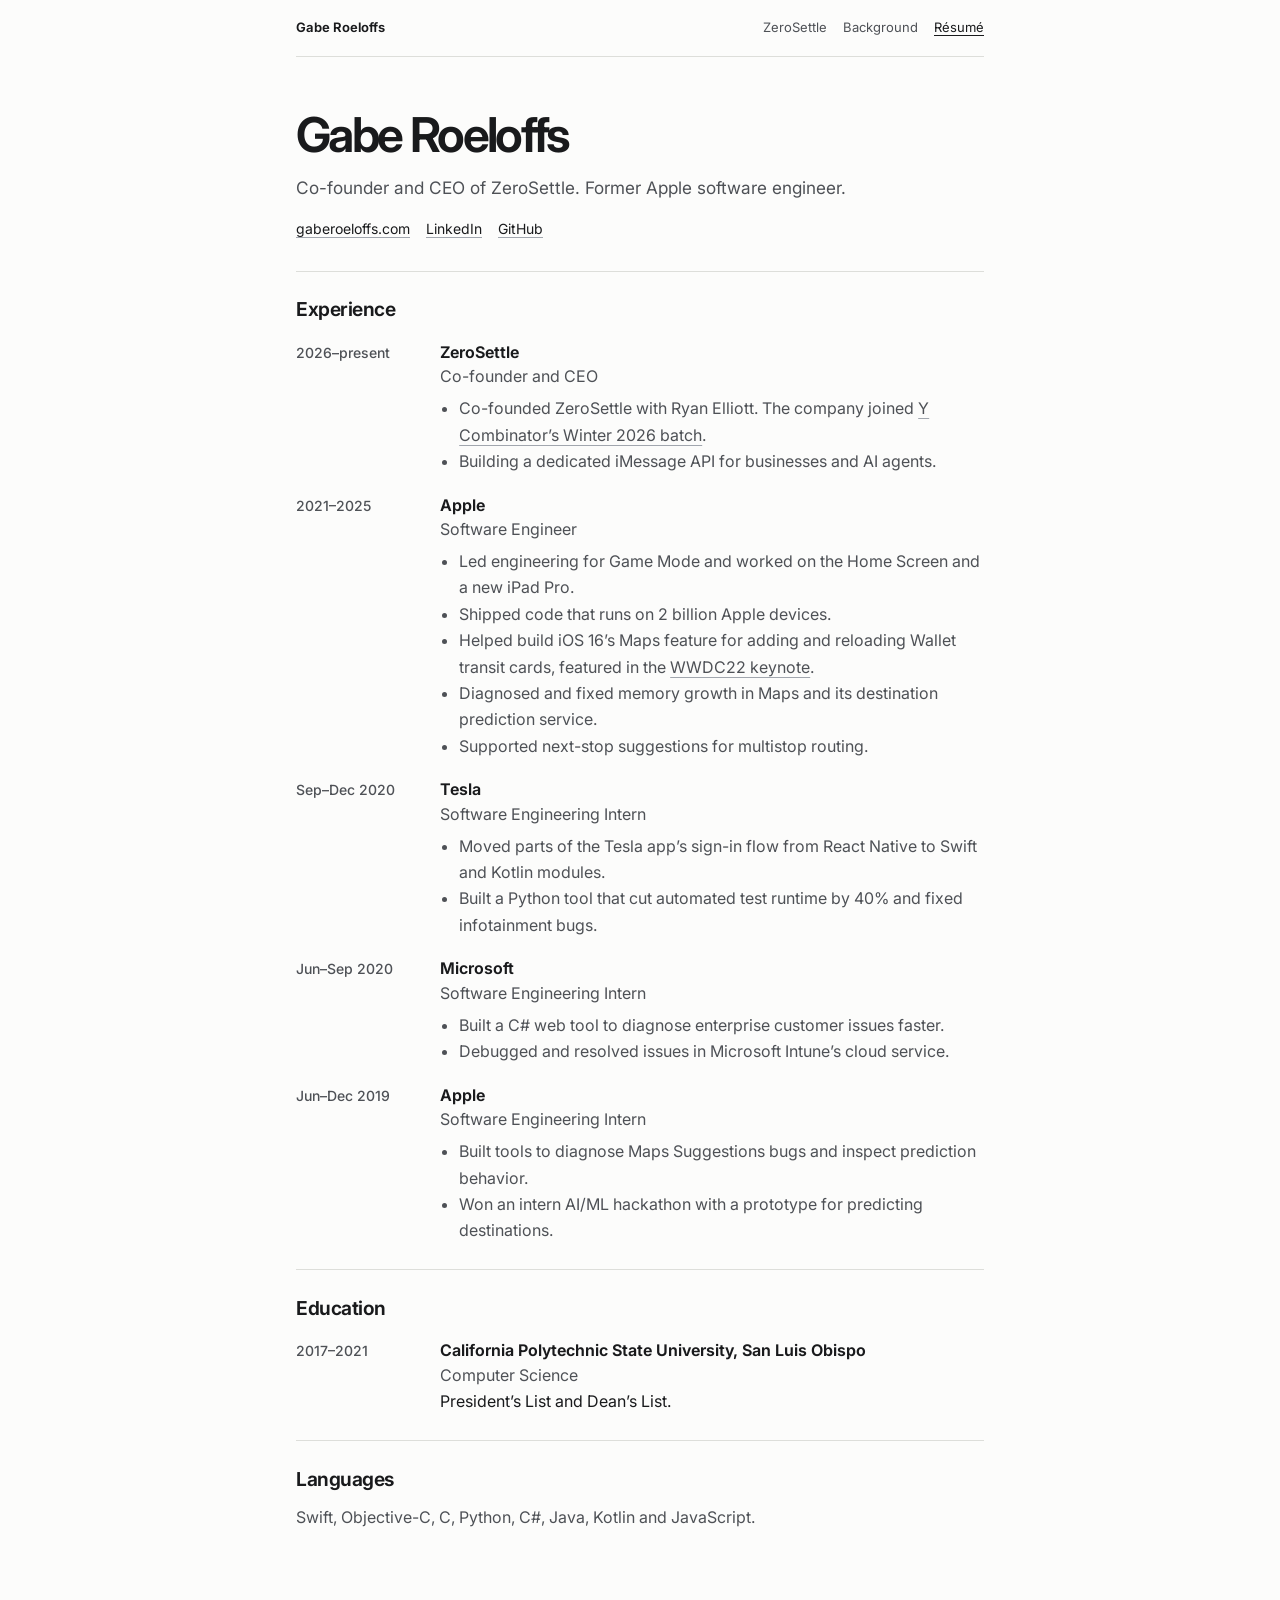
<file: resume/index.html>
<!doctype html>
<html lang="en">
<head>
    <meta charset="utf-8">
    <meta name="viewport" content="width=device-width, initial-scale=1">
    <title>Gabe Roeloffs | Résumé</title>
    <meta name="description" content="The résumé of Gabe Roeloffs, co-founder and CEO of ZeroSettle (Y Combinator W26) and former software engineer at Apple.">
    <link rel="canonical" href="https://gaberoeloffs.com/resume/">
    <meta property="og:type" content="website">
    <meta property="og:site_name" content="Gabe Roeloffs">
    <meta property="og:title" content="Gabe Roeloffs | Résumé">
    <meta property="og:description" content="Co-founder and CEO of ZeroSettle. Previously Apple, Tesla and Microsoft.">
    <meta property="og:url" content="https://gaberoeloffs.com/resume/">
    <meta property="og:image" content="https://gaberoeloffs.com/images/gabe-roeloffs.jpg">
    <meta property="og:image:alt" content="Gabe Roeloffs">
    <meta name="twitter:card" content="summary">
    <link rel="preconnect" href="https://fonts.googleapis.com">
    <link rel="preconnect" href="https://fonts.gstatic.com" crossorigin>
    <link rel="stylesheet" href="https://fonts.googleapis.com/css2?family=Inter:wght@400..700&amp;display=swap">
    <link rel="stylesheet" href="/profile.css">
    <link rel="icon" href="/images/gabe-roeloffs.jpg" type="image/jpeg">
</head>
<body>
    <a class="skip-link" href="#main">Skip to content</a>
    <header class="site-header shell">
        <a class="site-name" href="/">Gabe Roeloffs</a>
        <nav aria-label="Main">
            <a href="/#zerosettle">ZeroSettle</a>
            <a href="/#about">Background</a>
            <a href="/resume/" aria-current="page">Résumé</a>
        </nav>
    </header>

    <main id="main" tabindex="-1" class="shell resume">
        <div class="resume-header">
            <h1>Gabe Roeloffs</h1>
            <p class="intro">Co-founder and CEO of ZeroSettle. Former Apple software engineer.</p>
            <div class="links">
                <a href="https://gaberoeloffs.com/">gaberoeloffs.com</a>
                <a href="https://www.linkedin.com/in/gabe-roeloffs/">LinkedIn</a>
                <a href="https://github.com/gdroel">GitHub</a>
            </div>
        </div>

        <section class="content-section" aria-labelledby="experience-title">
            <h2 id="experience-title">Experience</h2>
            <div class="timeline">
                <article>
                    <p class="dates"><time datetime="2026">2026</time>–present</p>
                    <div>
                        <h3>ZeroSettle</h3>
                        <p class="role">Co-founder and CEO</p>
                        <ul>
                            <li>Co-founded ZeroSettle with Ryan Elliott. The company joined <a href="https://www.ycombinator.com/companies/zerosettle">Y Combinator’s Winter 2026 batch</a>.</li>
                            <li>Building a dedicated iMessage API for businesses and AI agents.</li>
                        </ul>
                    </div>
                </article>

                <article>
                    <p class="dates"><time datetime="2021">2021</time>–<time datetime="2025">2025</time></p>
                    <div>
                        <h3>Apple</h3>
                        <p class="role">Software Engineer</p>
                        <ul>
                            <li>Led engineering for Game Mode and worked on the Home Screen and a new iPad Pro.</li>
                            <li>Shipped code that runs on 2 billion Apple devices.</li>
                            <li>Helped build iOS 16’s Maps feature for adding and reloading Wallet transit cards, featured in the <a href="https://developer.apple.com/videos/play/wwdc2022/101/">WWDC22 keynote</a>.</li>
                            <li>Diagnosed and fixed memory growth in Maps and its destination prediction service.</li>
                            <li>Supported next-stop suggestions for multistop routing.</li>
                        </ul>
                    </div>
                </article>

                <article>
                    <p class="dates"><time datetime="2020-09">Sep</time>–<time datetime="2020-12">Dec 2020</time></p>
                    <div>
                        <h3>Tesla</h3>
                        <p class="role">Software Engineering Intern</p>
                        <ul>
                            <li>Moved parts of the Tesla app’s sign-in flow from React Native to Swift and Kotlin modules.</li>
                            <li>Built a Python tool that cut automated test runtime by 40% and fixed infotainment bugs.</li>
                        </ul>
                    </div>
                </article>

                <article>
                    <p class="dates"><time datetime="2020-06">Jun</time>–<time datetime="2020-09">Sep 2020</time></p>
                    <div>
                        <h3>Microsoft</h3>
                        <p class="role">Software Engineering Intern</p>
                        <ul>
                            <li>Built a C# web tool to diagnose enterprise customer issues faster.</li>
                            <li>Debugged and resolved issues in Microsoft Intune’s cloud service.</li>
                        </ul>
                    </div>
                </article>

                <article>
                    <p class="dates"><time datetime="2019-06">Jun</time>–<time datetime="2019-12">Dec 2019</time></p>
                    <div>
                        <h3>Apple</h3>
                        <p class="role">Software Engineering Intern</p>
                        <ul>
                            <li>Built tools to diagnose Maps Suggestions bugs and inspect prediction behavior.</li>
                            <li>Won an intern AI/ML hackathon with a prototype for predicting destinations.</li>
                        </ul>
                    </div>
                </article>
            </div>
        </section>

        <section class="content-section" aria-labelledby="education-title">
            <h2 id="education-title">Education</h2>
            <div class="timeline">
                <article>
                    <p class="dates"><time datetime="2017">2017</time>–<time datetime="2021">2021</time></p>
                    <div>
                        <h3>California Polytechnic State University, San Luis Obispo</h3>
                        <p class="role">Computer Science</p>
                        <p>President’s List and Dean’s List.</p>
                    </div>
                </article>
            </div>
        </section>

        <section class="content-section resume-skills" aria-labelledby="skills-title">
            <h2 id="skills-title">Languages</h2>
            <p>Swift, Objective-C, C, Python, C#, Java, Kotlin and JavaScript.</p>
        </section>
    </main>

</body>
</html>
</file>
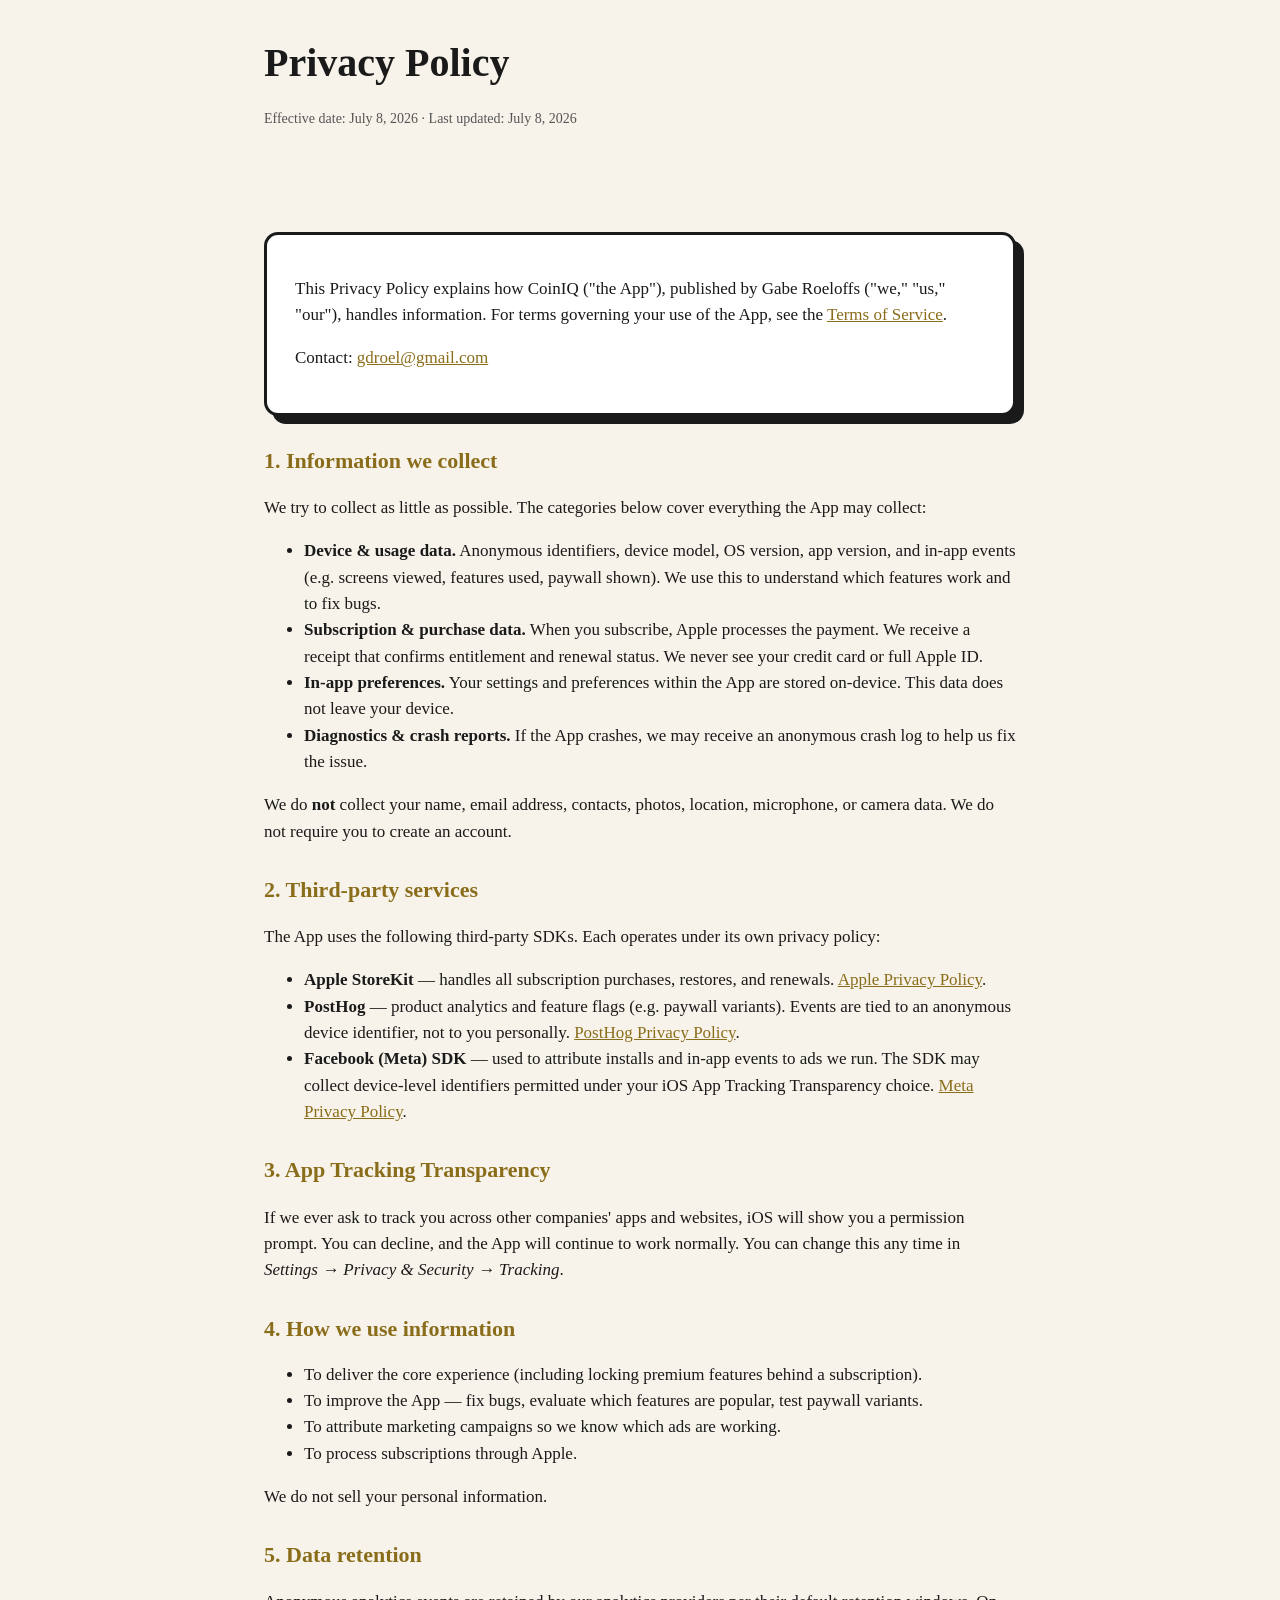
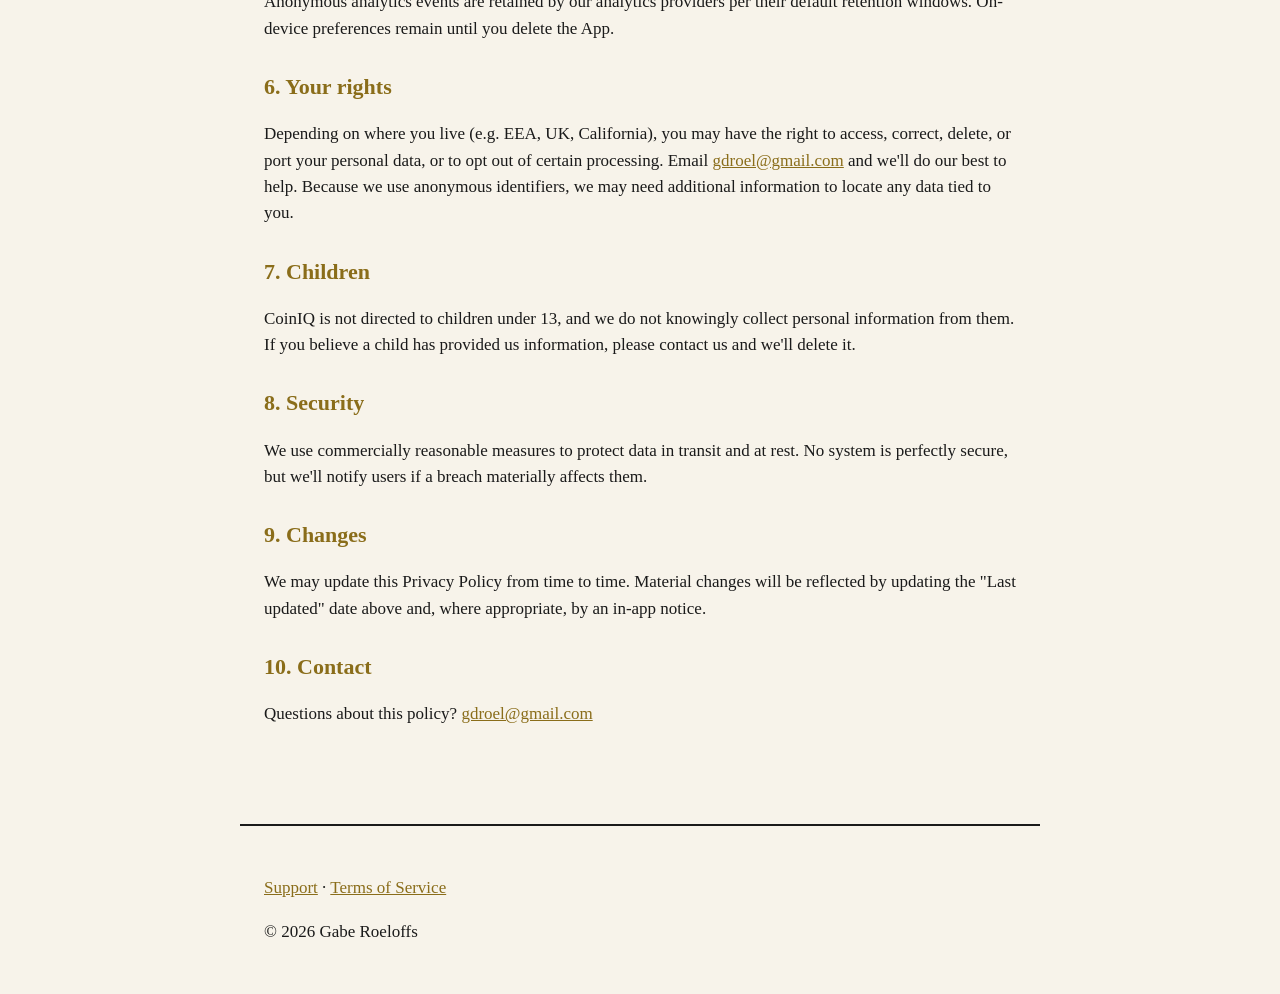
<file: coiniq/privacy/index.html>
<!DOCTYPE html>
<html lang="en">
<head>
    <meta charset="UTF-8">
    <meta name="viewport" content="width=device-width, initial-scale=1.0">
    <title>CoinIQ — Privacy Policy</title>
    <meta name="description" content="Read how the CoinIQ app handles personal information.">
    <link rel="canonical" href="https://gaberoeloffs.com/coiniq/privacy/">
    <style>
        :root { --cream:#f7f3ea; --accent:#8a6d1a; --ink:#1a1a1a; }
        * { box-sizing: border-box; }
        body { margin:0; background:var(--cream); color:var(--ink); font-family:'Fraunces','Newsreader',Georgia,serif; line-height:1.55; }
        header, main, footer { max-width: 800px; margin: 0 auto; padding: 32px 24px; }
        h1 { font-size: 40px; margin: 0 0 8px; }
        h2 { font-size: 22px; margin: 28px 0 8px; color: var(--accent); }
        p, li { font-size: 17px; }
        a { color: var(--accent); }
        .card { background:#fff; border:3px solid var(--ink); border-radius:14px; padding:24px 28px; box-shadow: 8px 8px 0 var(--ink); margin: 24px 0; }
        .meta { font-size: 14px; color: #555; }
        footer { border-top:2px solid var(--ink); margin-top:48px; font-size:14px; }
    </style>
</head>
<body>
    <header>
        <h1>Privacy Policy</h1>
        <p class="meta">Effective date: July 8, 2026 · Last updated: July 8, 2026</p>
    </header>

    <main>
        <div class="card">
            <p>This Privacy Policy explains how CoinIQ ("the App"), published by Gabe Roeloffs ("we," "us," "our"), handles information. For terms governing your use of the App, see the <a href="/coiniq/terms/">Terms of Service</a>.</p>
            <p>Contact: <a href="mailto:gdroel@gmail.com">gdroel@gmail.com</a></p>
        </div>

        <h2>1. Information we collect</h2>
        <p>We try to collect as little as possible. The categories below cover everything the App may collect:</p>
        <ul>
            <li><strong>Device &amp; usage data.</strong> Anonymous identifiers, device model, OS version, app version, and in-app events (e.g. screens viewed, features used, paywall shown). We use this to understand which features work and to fix bugs.</li>
            <li><strong>Subscription &amp; purchase data.</strong> When you subscribe, Apple processes the payment. We receive a receipt that confirms entitlement and renewal status. We never see your credit card or full Apple ID.</li>
            <li><strong>In-app preferences.</strong> Your settings and preferences within the App are stored on-device. This data does not leave your device.</li>
            <li><strong>Diagnostics &amp; crash reports.</strong> If the App crashes, we may receive an anonymous crash log to help us fix the issue.</li>
        </ul>
        <p>We do <strong>not</strong> collect your name, email address, contacts, photos, location, microphone, or camera data. We do not require you to create an account.</p>

        <h2>2. Third-party services</h2>
        <p>The App uses the following third-party SDKs. Each operates under its own privacy policy:</p>
        <ul>
            <li><strong>Apple StoreKit</strong> — handles all subscription purchases, restores, and renewals. <a href="https://www.apple.com/legal/privacy/">Apple Privacy Policy</a>.</li>
            <li><strong>PostHog</strong> — product analytics and feature flags (e.g. paywall variants). Events are tied to an anonymous device identifier, not to you personally. <a href="https://posthog.com/privacy">PostHog Privacy Policy</a>.</li>
            <li><strong>Facebook (Meta) SDK</strong> — used to attribute installs and in-app events to ads we run. The SDK may collect device-level identifiers permitted under your iOS App Tracking Transparency choice. <a href="https://www.facebook.com/policy.php">Meta Privacy Policy</a>.</li>
        </ul>

        <h2>3. App Tracking Transparency</h2>
        <p>If we ever ask to track you across other companies' apps and websites, iOS will show you a permission prompt. You can decline, and the App will continue to work normally. You can change this any time in <em>Settings → Privacy &amp; Security → Tracking</em>.</p>

        <h2>4. How we use information</h2>
        <ul>
            <li>To deliver the core experience (including locking premium features behind a subscription).</li>
            <li>To improve the App — fix bugs, evaluate which features are popular, test paywall variants.</li>
            <li>To attribute marketing campaigns so we know which ads are working.</li>
            <li>To process subscriptions through Apple.</li>
        </ul>
        <p>We do not sell your personal information.</p>

        <h2>5. Data retention</h2>
        <p>Anonymous analytics events are retained by our analytics providers per their default retention windows. On-device preferences remain until you delete the App.</p>

        <h2>6. Your rights</h2>
        <p>Depending on where you live (e.g. EEA, UK, California), you may have the right to access, correct, delete, or port your personal data, or to opt out of certain processing. Email <a href="mailto:gdroel@gmail.com">gdroel@gmail.com</a> and we'll do our best to help. Because we use anonymous identifiers, we may need additional information to locate any data tied to you.</p>

        <h2>7. Children</h2>
        <p>CoinIQ is not directed to children under 13, and we do not knowingly collect personal information from them. If you believe a child has provided us information, please contact us and we'll delete it.</p>

        <h2>8. Security</h2>
        <p>We use commercially reasonable measures to protect data in transit and at rest. No system is perfectly secure, but we'll notify users if a breach materially affects them.</p>

        <h2>9. Changes</h2>
        <p>We may update this Privacy Policy from time to time. Material changes will be reflected by updating the "Last updated" date above and, where appropriate, by an in-app notice.</p>

        <h2>10. Contact</h2>
        <p>Questions about this policy? <a href="mailto:gdroel@gmail.com">gdroel@gmail.com</a></p>
    </main>

    <footer>
        <p>
            <a href="/coiniq/support/">Support</a> ·
            <a href="/coiniq/terms/">Terms of Service</a>
        </p>
        <p>&copy; 2026 Gabe Roeloffs</p>
    </footer>
</body>
</html>
</file>
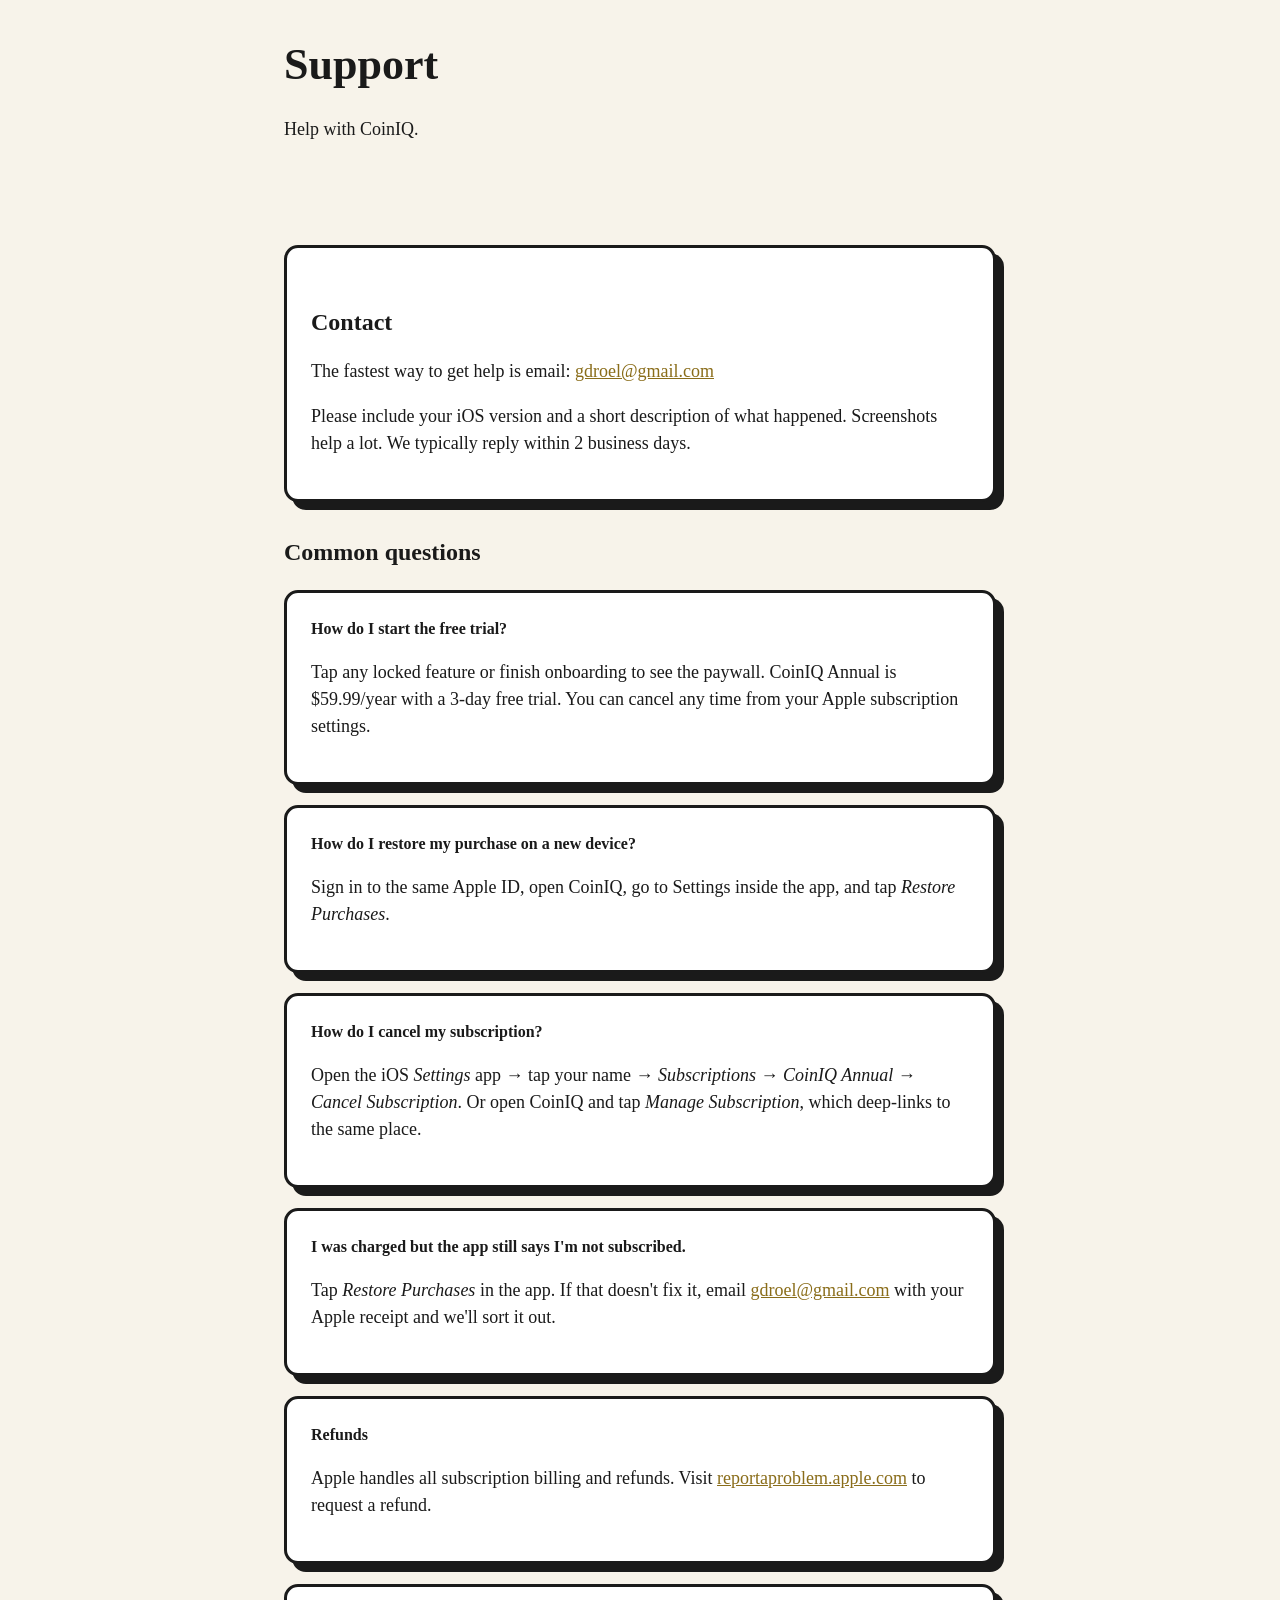
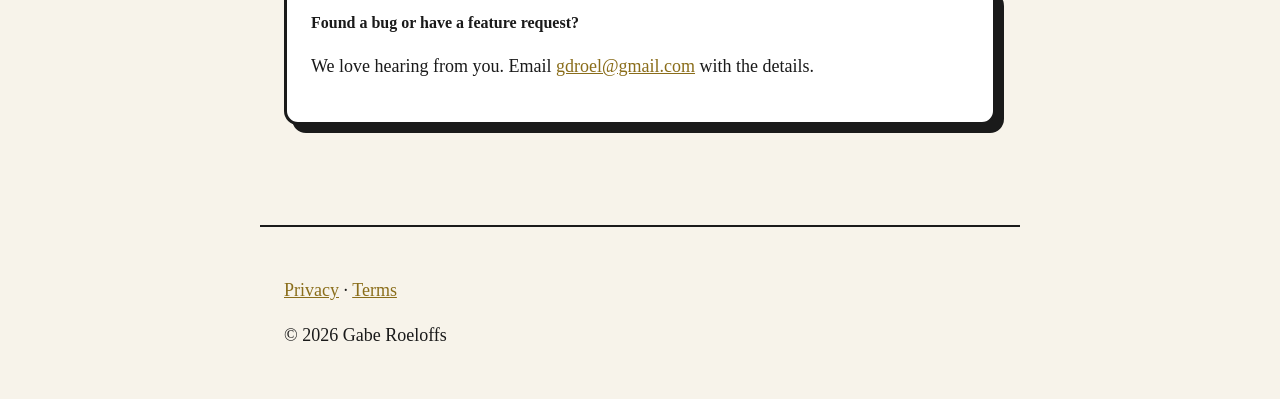
<file: coiniq/support/index.html>
<!DOCTYPE html>
<html lang="en">
<head>
    <meta charset="UTF-8">
    <meta name="viewport" content="width=device-width, initial-scale=1.0">
    <title>CoinIQ — Support</title>
    <meta name="description" content="Contact CoinIQ support for help with the app, billing, or feature requests.">
    <link rel="canonical" href="https://gaberoeloffs.com/coiniq/support/">
    <style>
        :root { --cream:#f7f3ea; --accent:#8a6d1a; --ink:#1a1a1a; }
        * { box-sizing: border-box; }
        body { margin:0; background:var(--cream); color:var(--ink); font-family:'Fraunces','Newsreader',Georgia,serif; line-height:1.5; }
        header, main, footer { max-width: 760px; margin: 0 auto; padding: 32px 24px; }
        h1 { font-size: 44px; margin: 0 0 12px; }
        h2 { font-size: 24px; margin: 32px 0 8px; }
        p, li { font-size: 18px; }
        .card { background:#fff; border:3px solid var(--ink); border-radius:14px; padding:24px; box-shadow: 8px 8px 0 var(--ink); margin: 20px 0; }
        a { color: var(--accent); }
        footer { border-top:2px solid var(--ink); margin-top:48px; font-size:14px; }
    </style>
</head>
<body>
    <header>
        <h1>Support</h1>
        <p>Help with CoinIQ.</p>
    </header>

    <main>
        <div class="card">
            <h2>Contact</h2>
            <p>The fastest way to get help is email: <a href="mailto:gdroel@gmail.com">gdroel@gmail.com</a></p>
            <p>Please include your iOS version and a short description of what happened. Screenshots help a lot. We typically reply within 2 business days.</p>
        </div>

        <h2>Common questions</h2>

        <div class="card">
            <strong>How do I start the free trial?</strong>
            <p>Tap any locked feature or finish onboarding to see the paywall. CoinIQ Annual is $59.99/year with a 3-day free trial. You can cancel any time from your Apple subscription settings.</p>
        </div>

        <div class="card">
            <strong>How do I restore my purchase on a new device?</strong>
            <p>Sign in to the same Apple ID, open CoinIQ, go to Settings inside the app, and tap <em>Restore Purchases</em>.</p>
        </div>

        <div class="card">
            <strong>How do I cancel my subscription?</strong>
            <p>Open the iOS <em>Settings</em> app → tap your name → <em>Subscriptions</em> → <em>CoinIQ Annual</em> → <em>Cancel Subscription</em>. Or open CoinIQ and tap <em>Manage Subscription</em>, which deep-links to the same place.</p>
        </div>

        <div class="card">
            <strong>I was charged but the app still says I'm not subscribed.</strong>
            <p>Tap <em>Restore Purchases</em> in the app. If that doesn't fix it, email <a href="mailto:gdroel@gmail.com">gdroel@gmail.com</a> with your Apple receipt and we'll sort it out.</p>
        </div>

        <div class="card">
            <strong>Refunds</strong>
            <p>Apple handles all subscription billing and refunds. Visit <a href="https://reportaproblem.apple.com">reportaproblem.apple.com</a> to request a refund.</p>
        </div>

        <div class="card">
            <strong>Found a bug or have a feature request?</strong>
            <p>We love hearing from you. Email <a href="mailto:gdroel@gmail.com">gdroel@gmail.com</a> with the details.</p>
        </div>
    </main>

    <footer>
        <p>
            <a href="/coiniq/privacy/">Privacy</a> ·
            <a href="/coiniq/terms/">Terms</a>
        </p>
        <p>&copy; 2026 Gabe Roeloffs</p>
    </footer>
</body>
</html>
</file>
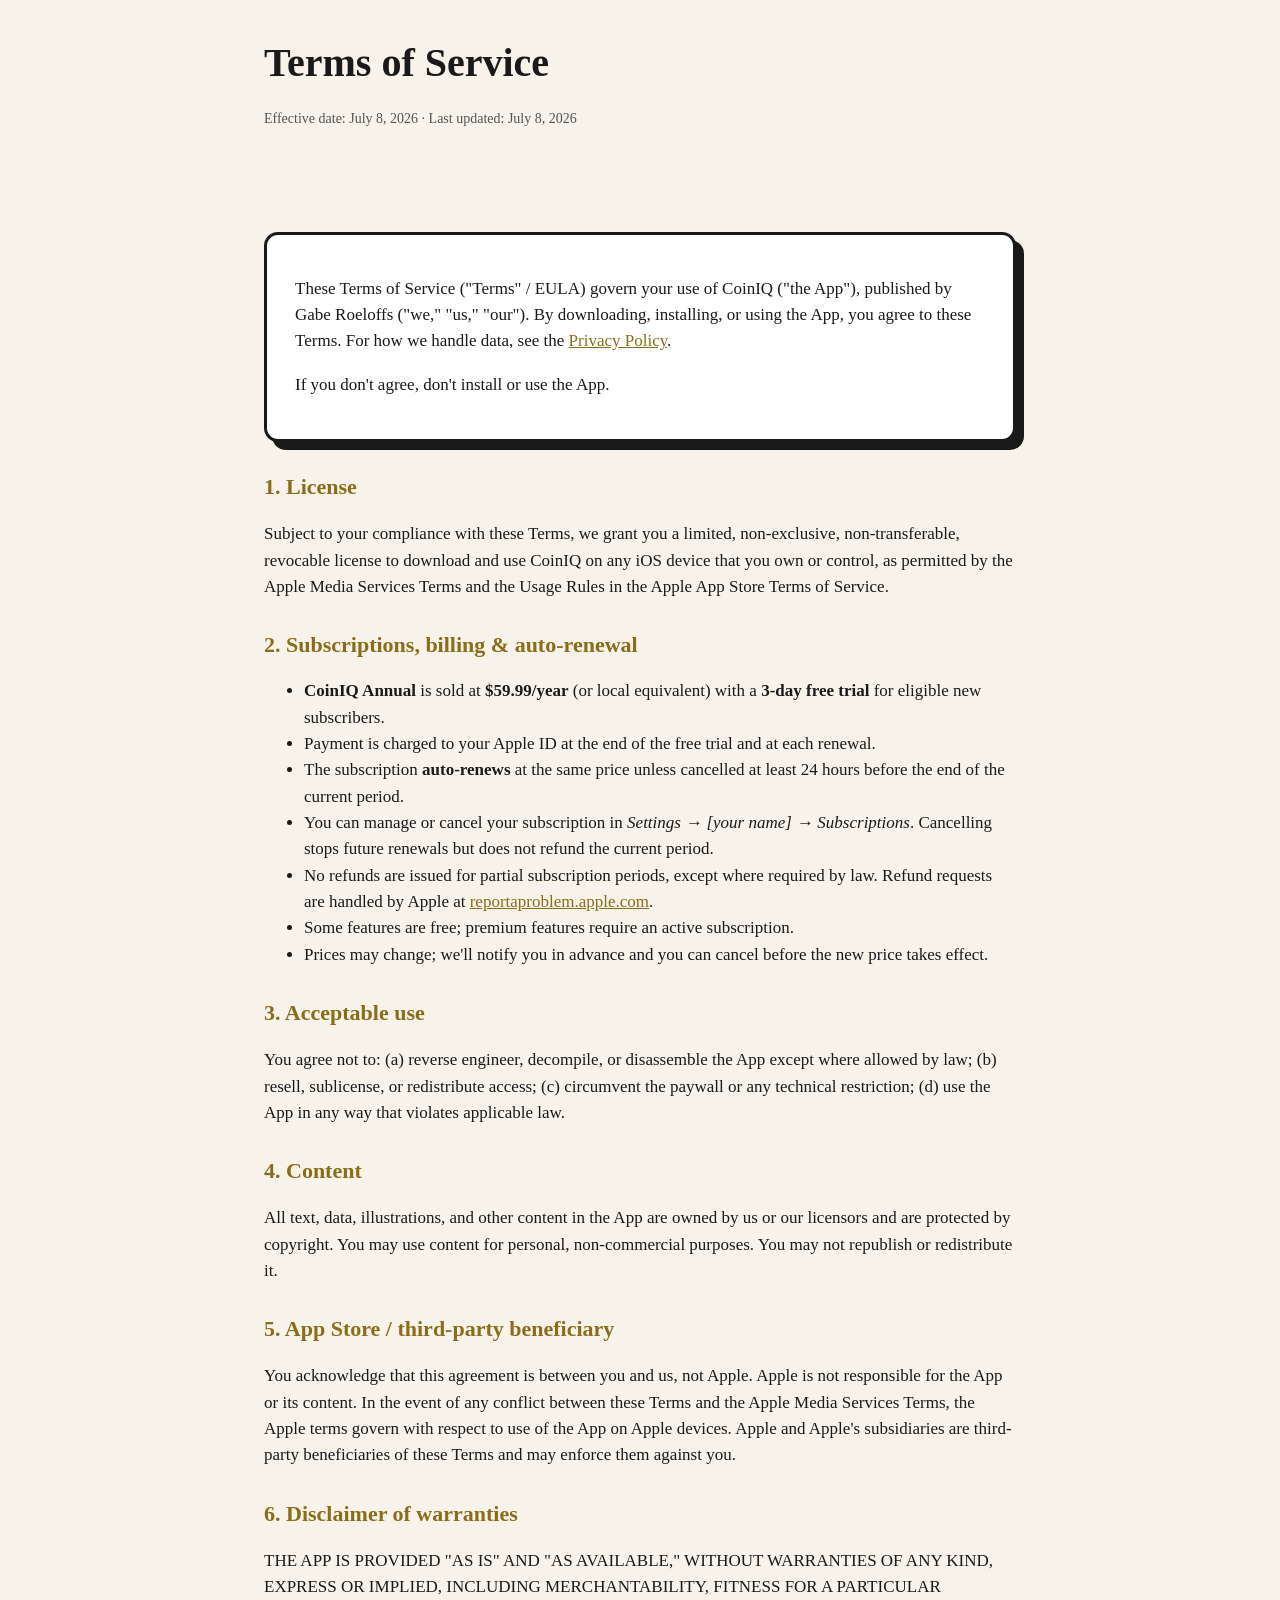
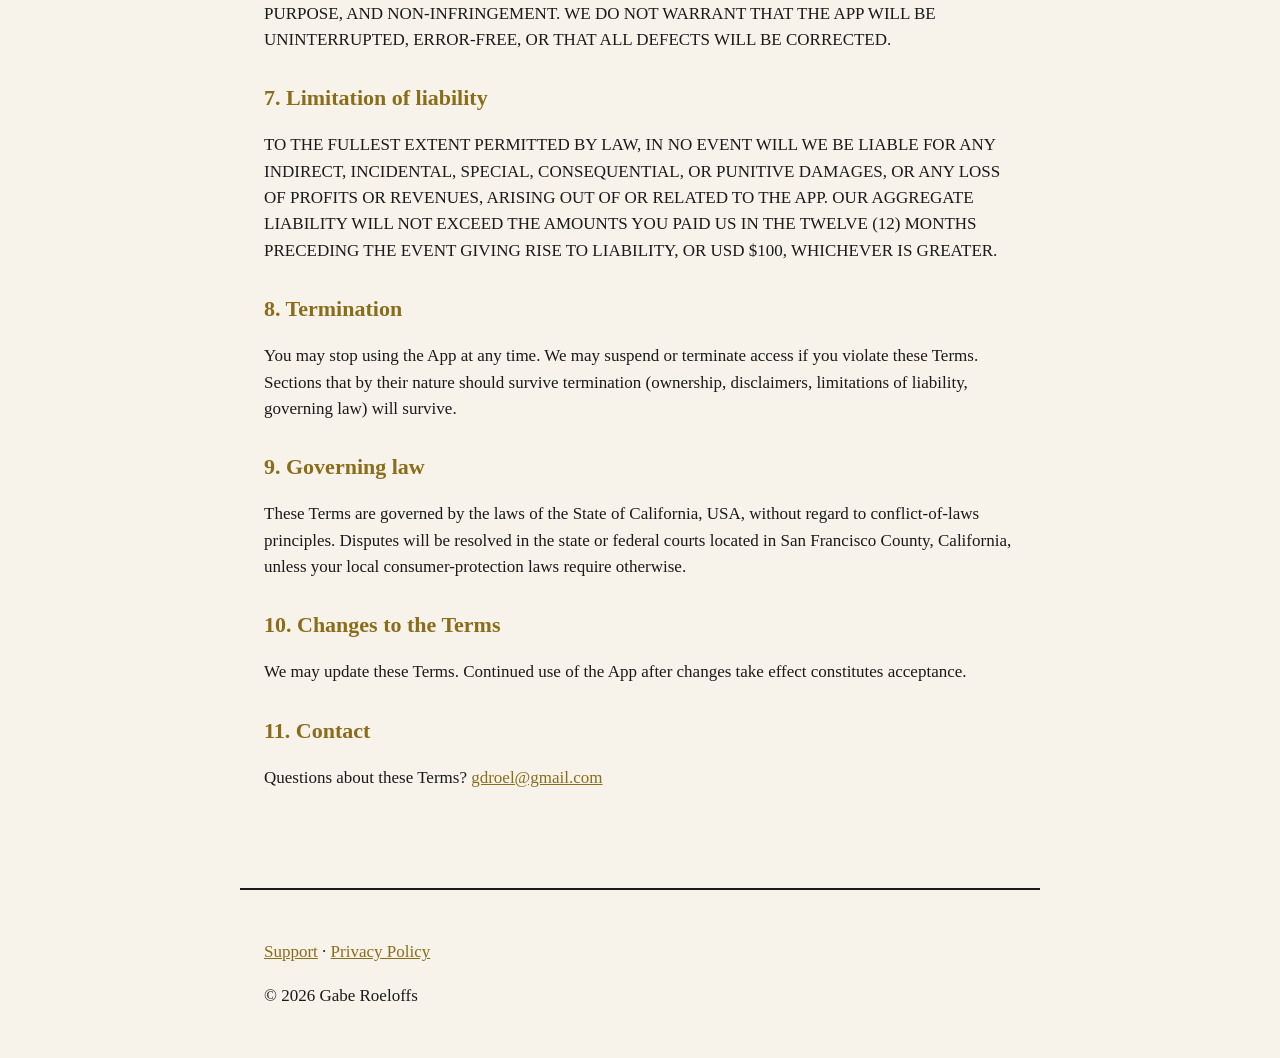
<file: coiniq/terms/index.html>
<!DOCTYPE html>
<html lang="en">
<head>
    <meta charset="UTF-8">
    <meta name="viewport" content="width=device-width, initial-scale=1.0">
    <title>CoinIQ — Terms of Service</title>
    <meta name="description" content="Read the terms of service for the CoinIQ app.">
    <link rel="canonical" href="https://gaberoeloffs.com/coiniq/terms/">
    <style>
        :root { --cream:#f7f3ea; --accent:#8a6d1a; --ink:#1a1a1a; }
        * { box-sizing: border-box; }
        body { margin:0; background:var(--cream); color:var(--ink); font-family:'Fraunces','Newsreader',Georgia,serif; line-height:1.55; }
        header, main, footer { max-width: 800px; margin: 0 auto; padding: 32px 24px; }
        h1 { font-size: 40px; margin: 0 0 8px; }
        h2 { font-size: 22px; margin: 28px 0 8px; color: var(--accent); }
        p, li { font-size: 17px; }
        a { color: var(--accent); }
        .card { background:#fff; border:3px solid var(--ink); border-radius:14px; padding:24px 28px; box-shadow: 8px 8px 0 var(--ink); margin: 24px 0; }
        .meta { font-size: 14px; color: #555; }
        footer { border-top:2px solid var(--ink); margin-top:48px; font-size:14px; }
    </style>
</head>
<body>
    <header>
        <h1>Terms of Service</h1>
        <p class="meta">Effective date: July 8, 2026 · Last updated: July 8, 2026</p>
    </header>

    <main>
        <div class="card">
            <p>These Terms of Service ("Terms" / EULA) govern your use of CoinIQ ("the App"), published by Gabe Roeloffs ("we," "us," "our"). By downloading, installing, or using the App, you agree to these Terms. For how we handle data, see the <a href="/coiniq/privacy/">Privacy Policy</a>.</p>
            <p>If you don't agree, don't install or use the App.</p>
        </div>

        <h2>1. License</h2>
        <p>Subject to your compliance with these Terms, we grant you a limited, non-exclusive, non-transferable, revocable license to download and use CoinIQ on any iOS device that you own or control, as permitted by the Apple Media Services Terms and the Usage Rules in the Apple App Store Terms of Service.</p>

        <h2>2. Subscriptions, billing &amp; auto-renewal</h2>
        <ul>
            <li><strong>CoinIQ Annual</strong> is sold at <strong>$59.99/year</strong> (or local equivalent) with a <strong>3-day free trial</strong> for eligible new subscribers.</li>
            <li>Payment is charged to your Apple ID at the end of the free trial and at each renewal.</li>
            <li>The subscription <strong>auto-renews</strong> at the same price unless cancelled at least 24 hours before the end of the current period.</li>
            <li>You can manage or cancel your subscription in <em>Settings → [your name] → Subscriptions</em>. Cancelling stops future renewals but does not refund the current period.</li>
            <li>No refunds are issued for partial subscription periods, except where required by law. Refund requests are handled by Apple at <a href="https://reportaproblem.apple.com">reportaproblem.apple.com</a>.</li>
            <li>Some features are free; premium features require an active subscription.</li>
            <li>Prices may change; we'll notify you in advance and you can cancel before the new price takes effect.</li>
        </ul>

        <h2>3. Acceptable use</h2>
        <p>You agree not to: (a) reverse engineer, decompile, or disassemble the App except where allowed by law; (b) resell, sublicense, or redistribute access; (c) circumvent the paywall or any technical restriction; (d) use the App in any way that violates applicable law.</p>

        <h2>4. Content</h2>
        <p>All text, data, illustrations, and other content in the App are owned by us or our licensors and are protected by copyright. You may use content for personal, non-commercial purposes. You may not republish or redistribute it.</p>

        <h2>5. App Store / third-party beneficiary</h2>
        <p>You acknowledge that this agreement is between you and us, not Apple. Apple is not responsible for the App or its content. In the event of any conflict between these Terms and the Apple Media Services Terms, the Apple terms govern with respect to use of the App on Apple devices. Apple and Apple's subsidiaries are third-party beneficiaries of these Terms and may enforce them against you.</p>

        <h2>6. Disclaimer of warranties</h2>
        <p>THE APP IS PROVIDED "AS IS" AND "AS AVAILABLE," WITHOUT WARRANTIES OF ANY KIND, EXPRESS OR IMPLIED, INCLUDING MERCHANTABILITY, FITNESS FOR A PARTICULAR PURPOSE, AND NON-INFRINGEMENT. WE DO NOT WARRANT THAT THE APP WILL BE UNINTERRUPTED, ERROR-FREE, OR THAT ALL DEFECTS WILL BE CORRECTED.</p>

        <h2>7. Limitation of liability</h2>
        <p>TO THE FULLEST EXTENT PERMITTED BY LAW, IN NO EVENT WILL WE BE LIABLE FOR ANY INDIRECT, INCIDENTAL, SPECIAL, CONSEQUENTIAL, OR PUNITIVE DAMAGES, OR ANY LOSS OF PROFITS OR REVENUES, ARISING OUT OF OR RELATED TO THE APP. OUR AGGREGATE LIABILITY WILL NOT EXCEED THE AMOUNTS YOU PAID US IN THE TWELVE (12) MONTHS PRECEDING THE EVENT GIVING RISE TO LIABILITY, OR USD $100, WHICHEVER IS GREATER.</p>

        <h2>8. Termination</h2>
        <p>You may stop using the App at any time. We may suspend or terminate access if you violate these Terms. Sections that by their nature should survive termination (ownership, disclaimers, limitations of liability, governing law) will survive.</p>

        <h2>9. Governing law</h2>
        <p>These Terms are governed by the laws of the State of California, USA, without regard to conflict-of-laws principles. Disputes will be resolved in the state or federal courts located in San Francisco County, California, unless your local consumer-protection laws require otherwise.</p>

        <h2>10. Changes to the Terms</h2>
        <p>We may update these Terms. Continued use of the App after changes take effect constitutes acceptance.</p>

        <h2>11. Contact</h2>
        <p>Questions about these Terms? <a href="mailto:gdroel@gmail.com">gdroel@gmail.com</a></p>
    </main>

    <footer>
        <p>
            <a href="/coiniq/support/">Support</a> ·
            <a href="/coiniq/privacy/">Privacy Policy</a>
        </p>
        <p>&copy; 2026 Gabe Roeloffs</p>
    </footer>
</body>
</html>
</file>
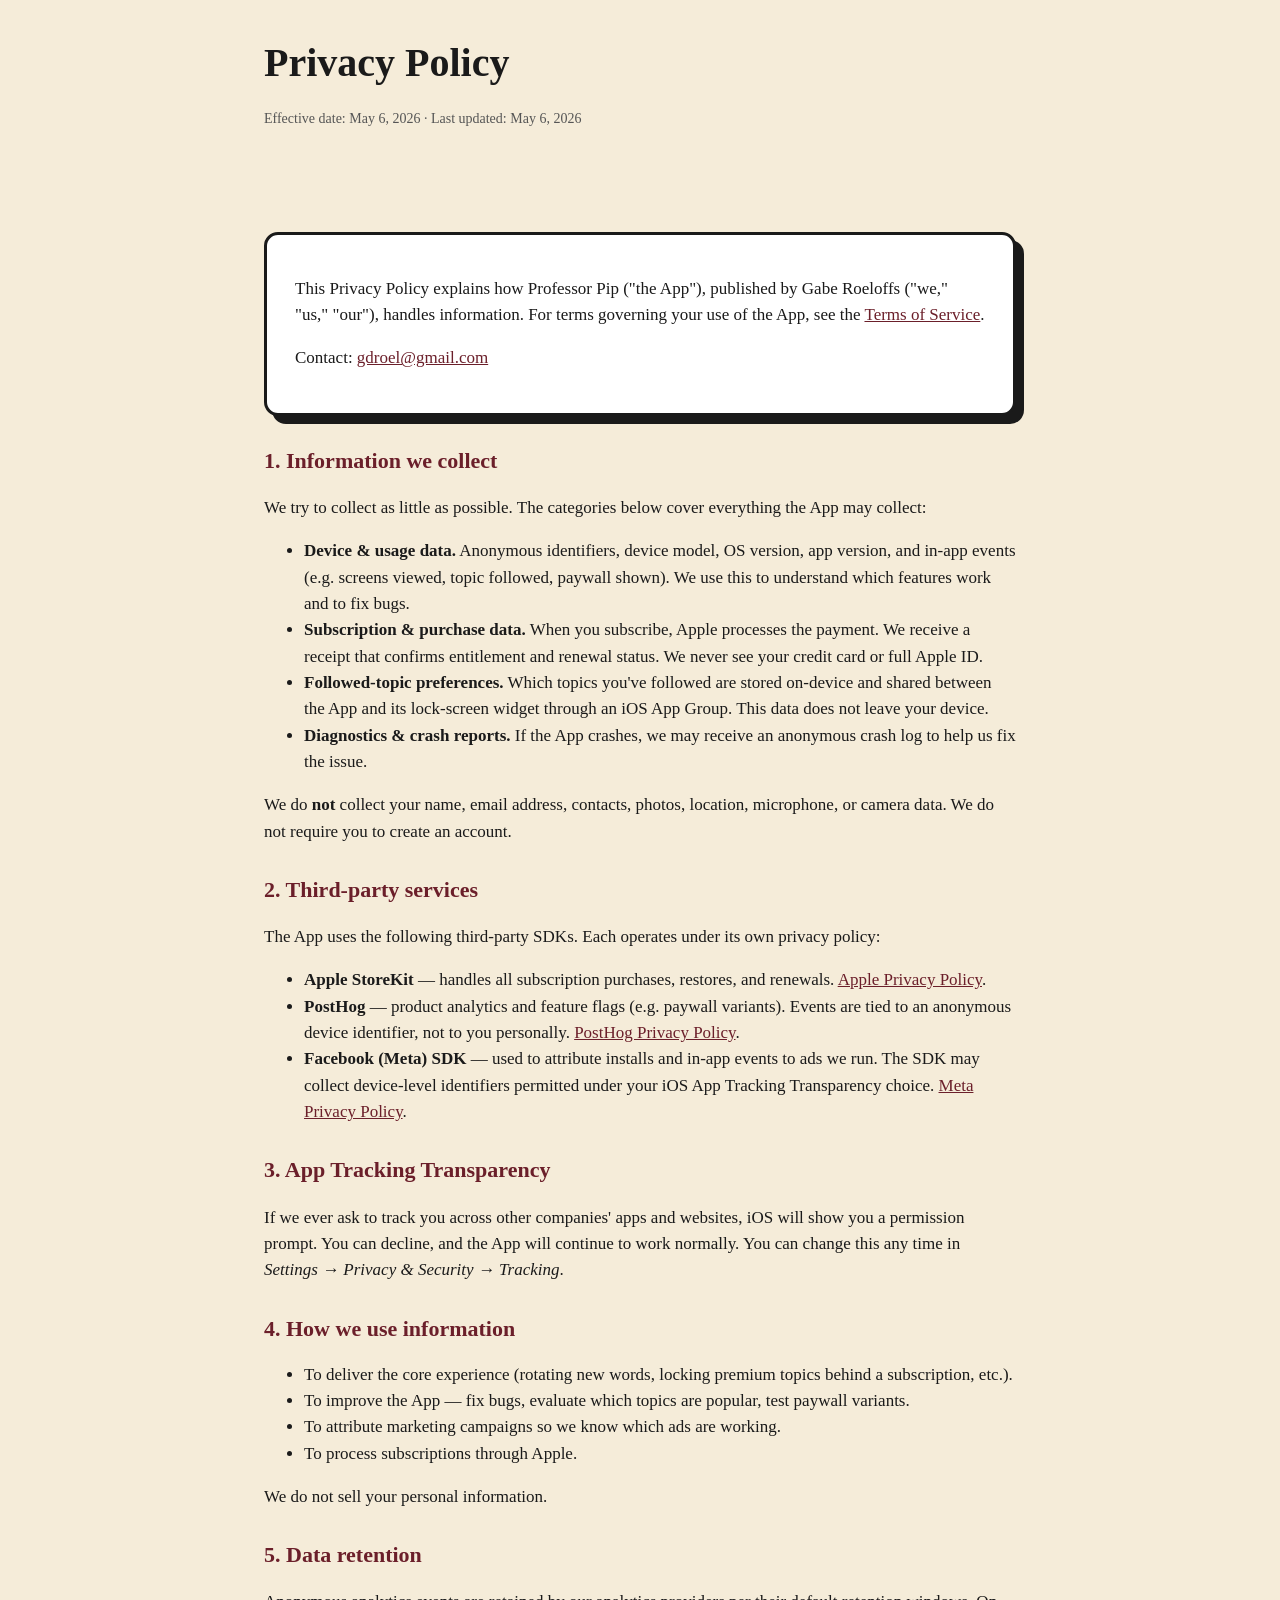
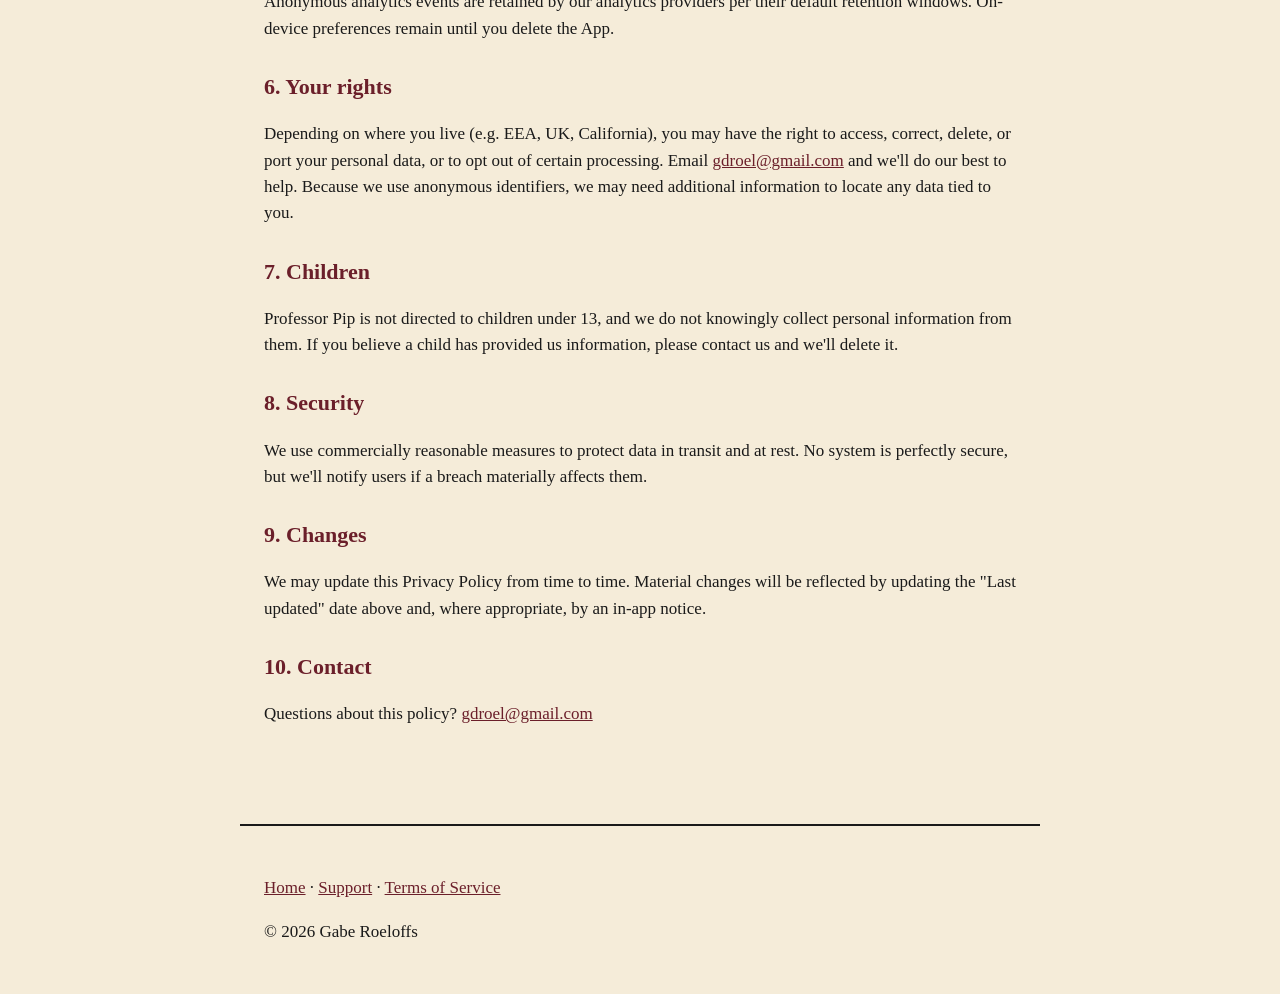
<file: professor-pip/privacy/index.html>
<!DOCTYPE html>
<html lang="en">
<head>
    <meta charset="UTF-8">
    <meta name="viewport" content="width=device-width, initial-scale=1.0">
    <title>Professor Pip — Privacy Policy</title>
    <meta name="description" content="Read how the Professor Pip app handles personal information.">
    <link rel="canonical" href="https://gaberoeloffs.com/professor-pip/privacy/">
    <style>
        :root { --cream:#f5ecd9; --burgundy:#6b1f2a; --ink:#1a1a1a; }
        * { box-sizing: border-box; }
        body { margin:0; background:var(--cream); color:var(--ink); font-family:'Fraunces','Newsreader',Georgia,serif; line-height:1.55; }
        header, main, footer { max-width: 800px; margin: 0 auto; padding: 32px 24px; }
        h1 { font-size: 40px; margin: 0 0 8px; }
        h2 { font-size: 22px; margin: 28px 0 8px; color: var(--burgundy); }
        p, li { font-size: 17px; }
        a { color: var(--burgundy); }
        .card { background:#fff; border:3px solid var(--ink); border-radius:14px; padding:24px 28px; box-shadow: 8px 8px 0 var(--ink); margin: 24px 0; }
        .meta { font-size: 14px; color: #555; }
        footer { border-top:2px solid var(--ink); margin-top:48px; font-size:14px; }
    </style>
</head>
<body>
    <header>
        <h1>Privacy Policy</h1>
        <p class="meta">Effective date: May 6, 2026 · Last updated: May 6, 2026</p>
    </header>

    <main>
        <div class="card">
            <p>This Privacy Policy explains how Professor Pip ("the App"), published by Gabe Roeloffs ("we," "us," "our"), handles information. For terms governing your use of the App, see the <a href="/professor-pip/terms/">Terms of Service</a>.</p>
            <p>Contact: <a href="mailto:gdroel@gmail.com">gdroel@gmail.com</a></p>
        </div>

        <h2>1. Information we collect</h2>
        <p>We try to collect as little as possible. The categories below cover everything the App may collect:</p>
        <ul>
            <li><strong>Device &amp; usage data.</strong> Anonymous identifiers, device model, OS version, app version, and in-app events (e.g. screens viewed, topic followed, paywall shown). We use this to understand which features work and to fix bugs.</li>
            <li><strong>Subscription &amp; purchase data.</strong> When you subscribe, Apple processes the payment. We receive a receipt that confirms entitlement and renewal status. We never see your credit card or full Apple ID.</li>
            <li><strong>Followed-topic preferences.</strong> Which topics you've followed are stored on-device and shared between the App and its lock-screen widget through an iOS App Group. This data does not leave your device.</li>
            <li><strong>Diagnostics &amp; crash reports.</strong> If the App crashes, we may receive an anonymous crash log to help us fix the issue.</li>
        </ul>
        <p>We do <strong>not</strong> collect your name, email address, contacts, photos, location, microphone, or camera data. We do not require you to create an account.</p>

        <h2>2. Third-party services</h2>
        <p>The App uses the following third-party SDKs. Each operates under its own privacy policy:</p>
        <ul>
            <li><strong>Apple StoreKit</strong> — handles all subscription purchases, restores, and renewals. <a href="https://www.apple.com/legal/privacy/">Apple Privacy Policy</a>.</li>
            <li><strong>PostHog</strong> — product analytics and feature flags (e.g. paywall variants). Events are tied to an anonymous device identifier, not to you personally. <a href="https://posthog.com/privacy">PostHog Privacy Policy</a>.</li>
            <li><strong>Facebook (Meta) SDK</strong> — used to attribute installs and in-app events to ads we run. The SDK may collect device-level identifiers permitted under your iOS App Tracking Transparency choice. <a href="https://www.facebook.com/policy.php">Meta Privacy Policy</a>.</li>
        </ul>

        <h2>3. App Tracking Transparency</h2>
        <p>If we ever ask to track you across other companies' apps and websites, iOS will show you a permission prompt. You can decline, and the App will continue to work normally. You can change this any time in <em>Settings → Privacy &amp; Security → Tracking</em>.</p>

        <h2>4. How we use information</h2>
        <ul>
            <li>To deliver the core experience (rotating new words, locking premium topics behind a subscription, etc.).</li>
            <li>To improve the App — fix bugs, evaluate which topics are popular, test paywall variants.</li>
            <li>To attribute marketing campaigns so we know which ads are working.</li>
            <li>To process subscriptions through Apple.</li>
        </ul>
        <p>We do not sell your personal information.</p>

        <h2>5. Data retention</h2>
        <p>Anonymous analytics events are retained by our analytics providers per their default retention windows. On-device preferences remain until you delete the App.</p>

        <h2>6. Your rights</h2>
        <p>Depending on where you live (e.g. EEA, UK, California), you may have the right to access, correct, delete, or port your personal data, or to opt out of certain processing. Email <a href="mailto:gdroel@gmail.com">gdroel@gmail.com</a> and we'll do our best to help. Because we use anonymous identifiers, we may need additional information to locate any data tied to you.</p>

        <h2>7. Children</h2>
        <p>Professor Pip is not directed to children under 13, and we do not knowingly collect personal information from them. If you believe a child has provided us information, please contact us and we'll delete it.</p>

        <h2>8. Security</h2>
        <p>We use commercially reasonable measures to protect data in transit and at rest. No system is perfectly secure, but we'll notify users if a breach materially affects them.</p>

        <h2>9. Changes</h2>
        <p>We may update this Privacy Policy from time to time. Material changes will be reflected by updating the "Last updated" date above and, where appropriate, by an in-app notice.</p>

        <h2>10. Contact</h2>
        <p>Questions about this policy? <a href="mailto:gdroel@gmail.com">gdroel@gmail.com</a></p>
    </main>

    <footer>
        <p>
            <a href="/professor-pip/">Home</a> ·
            <a href="/professor-pip/support/">Support</a> ·
            <a href="/professor-pip/terms/">Terms of Service</a>
        </p>
        <p>&copy; 2026 Gabe Roeloffs</p>
    </footer>
</body>
</html>
</file>
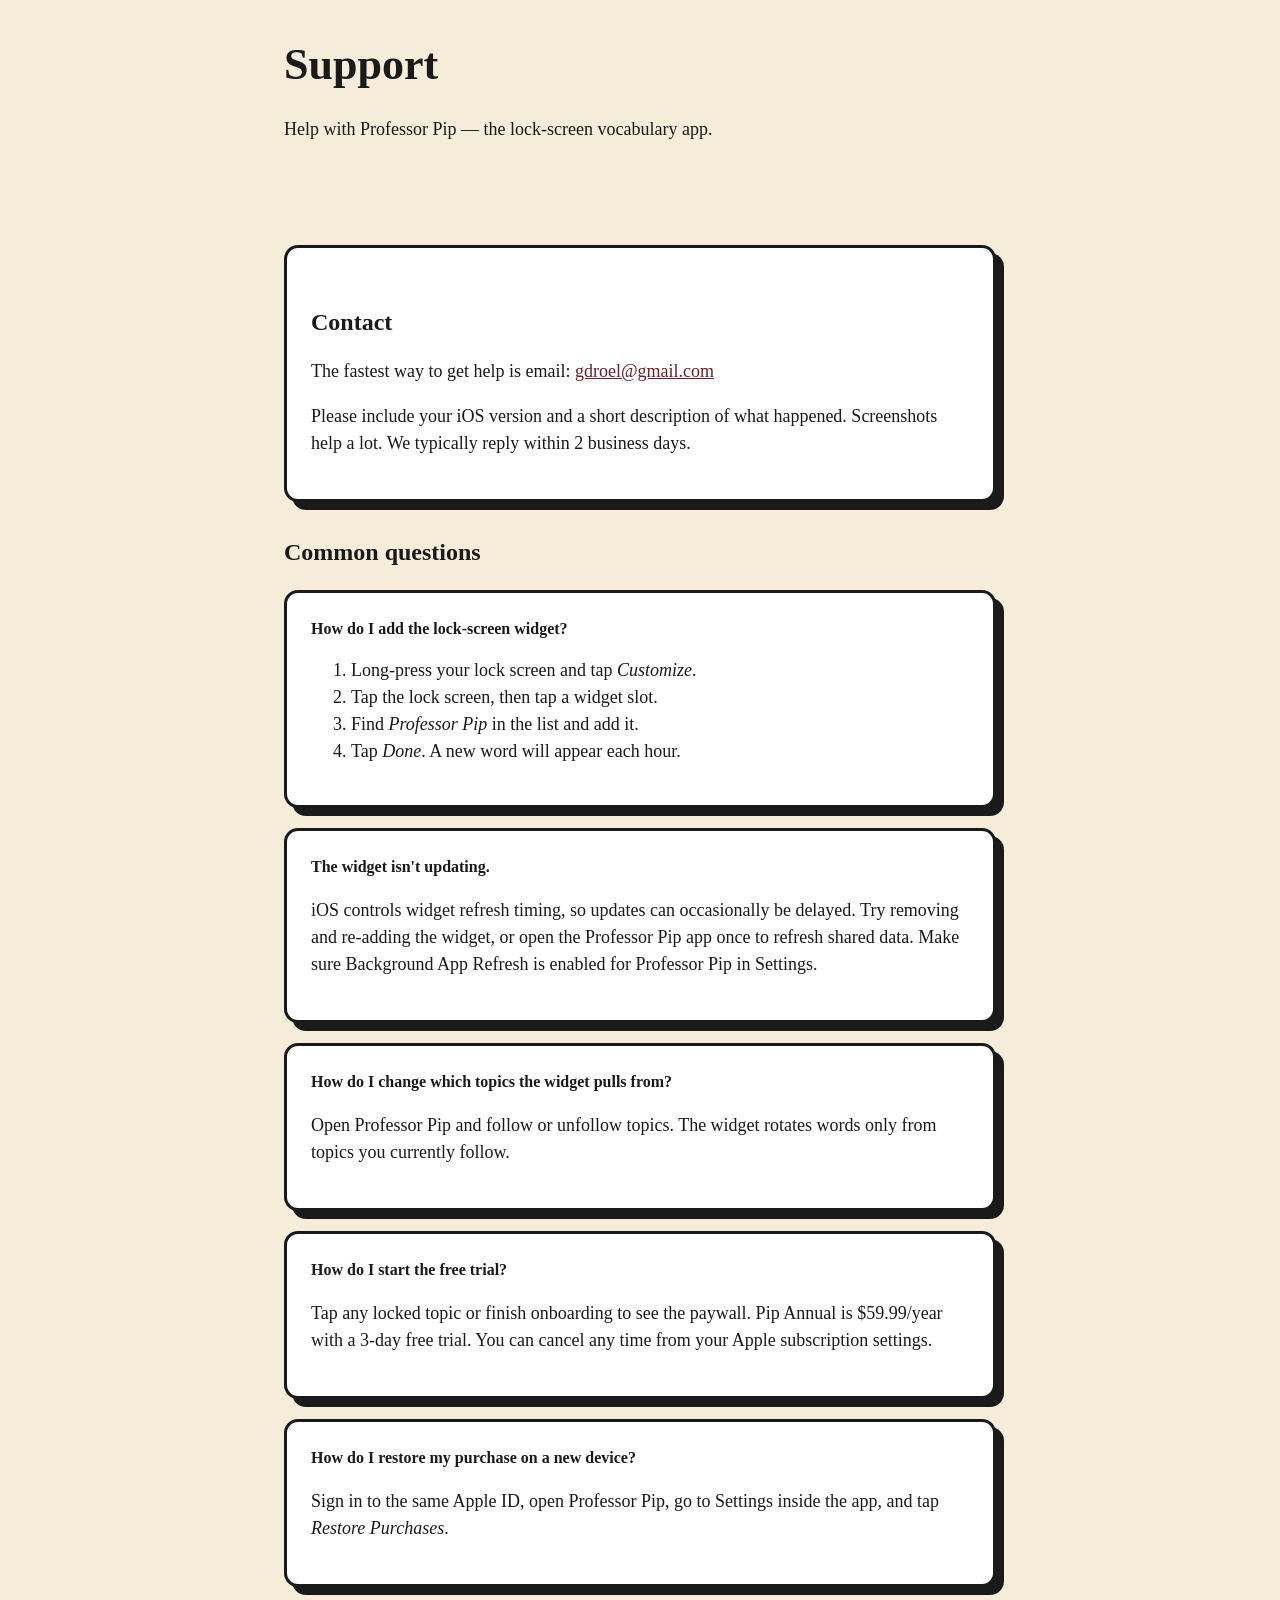
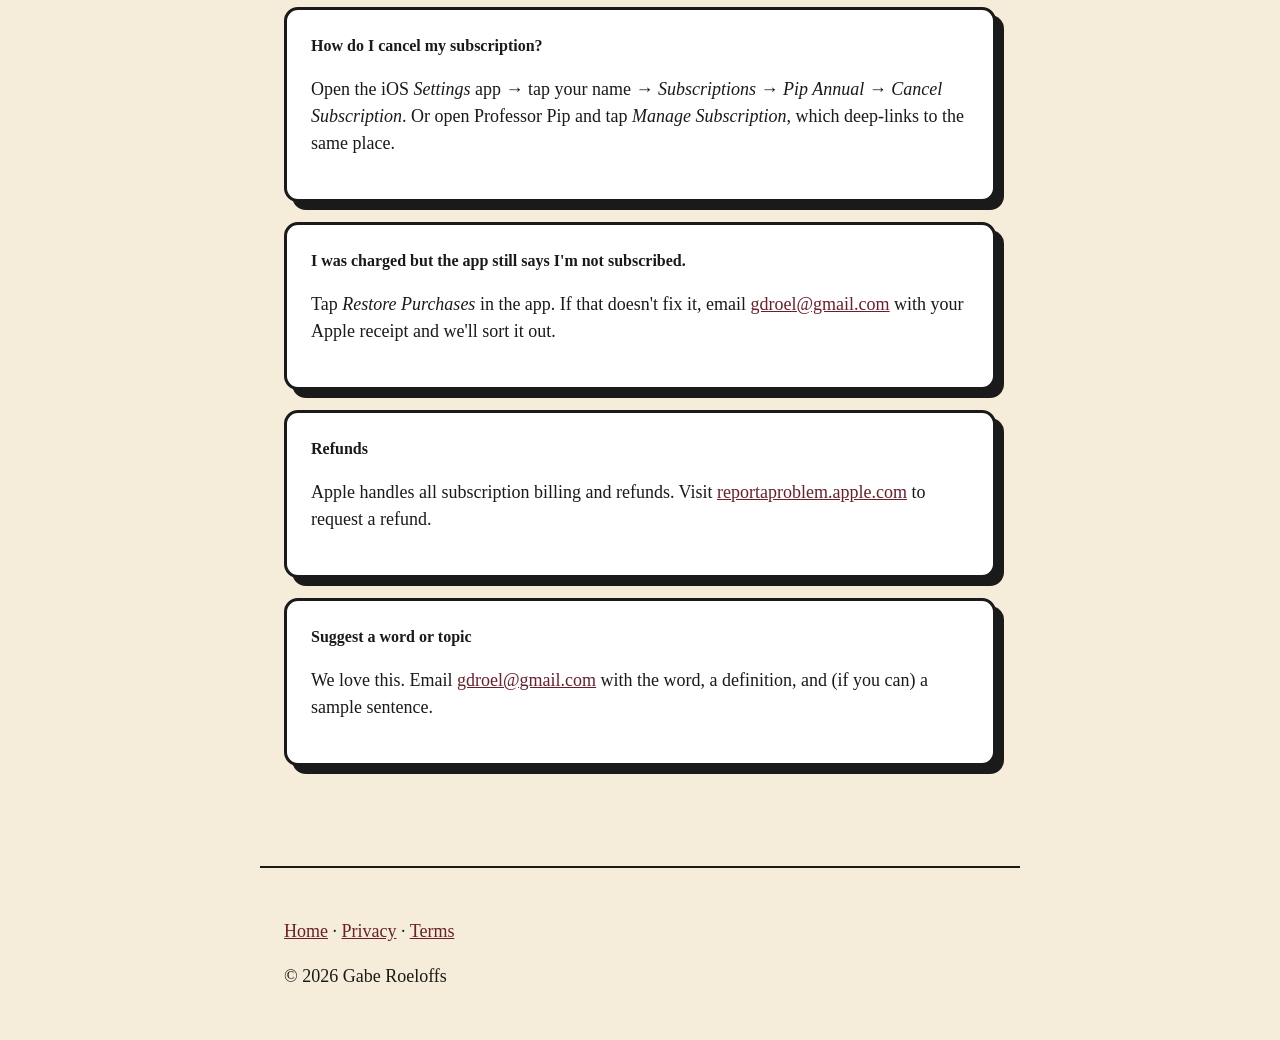
<file: professor-pip/support/index.html>
<!DOCTYPE html>
<html lang="en">
<head>
    <meta charset="UTF-8">
    <meta name="viewport" content="width=device-width, initial-scale=1.0">
    <title>Professor Pip — Support</title>
    <meta name="description" content="Get help with the Professor Pip vocabulary app or suggest a word to add.">
    <link rel="canonical" href="https://gaberoeloffs.com/professor-pip/support/">
    <style>
        :root { --cream:#f5ecd9; --burgundy:#6b1f2a; --ink:#1a1a1a; }
        * { box-sizing: border-box; }
        body { margin:0; background:var(--cream); color:var(--ink); font-family:'Fraunces','Newsreader',Georgia,serif; line-height:1.5; }
        header, main, footer { max-width: 760px; margin: 0 auto; padding: 32px 24px; }
        h1 { font-size: 44px; margin: 0 0 12px; }
        h2 { font-size: 24px; margin: 32px 0 8px; }
        p, li { font-size: 18px; }
        .card { background:#fff; border:3px solid var(--ink); border-radius:14px; padding:24px; box-shadow: 8px 8px 0 var(--ink); margin: 20px 0; }
        a { color: var(--burgundy); }
        footer { border-top:2px solid var(--ink); margin-top:48px; font-size:14px; }
    </style>
</head>
<body>
    <header>
        <h1>Support</h1>
        <p>Help with Professor Pip — the lock-screen vocabulary app.</p>
    </header>

    <main>
        <div class="card">
            <h2>Contact</h2>
            <p>The fastest way to get help is email: <a href="mailto:gdroel@gmail.com">gdroel@gmail.com</a></p>
            <p>Please include your iOS version and a short description of what happened. Screenshots help a lot. We typically reply within 2 business days.</p>
        </div>

        <h2>Common questions</h2>

        <div class="card">
            <strong>How do I add the lock-screen widget?</strong>
            <ol>
                <li>Long-press your lock screen and tap <em>Customize</em>.</li>
                <li>Tap the lock screen, then tap a widget slot.</li>
                <li>Find <em>Professor Pip</em> in the list and add it.</li>
                <li>Tap <em>Done</em>. A new word will appear each hour.</li>
            </ol>
        </div>

        <div class="card">
            <strong>The widget isn't updating.</strong>
            <p>iOS controls widget refresh timing, so updates can occasionally be delayed. Try removing and re-adding the widget, or open the Professor Pip app once to refresh shared data. Make sure Background App Refresh is enabled for Professor Pip in Settings.</p>
        </div>

        <div class="card">
            <strong>How do I change which topics the widget pulls from?</strong>
            <p>Open Professor Pip and follow or unfollow topics. The widget rotates words only from topics you currently follow.</p>
        </div>

        <div class="card">
            <strong>How do I start the free trial?</strong>
            <p>Tap any locked topic or finish onboarding to see the paywall. Pip Annual is $59.99/year with a 3-day free trial. You can cancel any time from your Apple subscription settings.</p>
        </div>

        <div class="card">
            <strong>How do I restore my purchase on a new device?</strong>
            <p>Sign in to the same Apple ID, open Professor Pip, go to Settings inside the app, and tap <em>Restore Purchases</em>.</p>
        </div>

        <div class="card">
            <strong>How do I cancel my subscription?</strong>
            <p>Open the iOS <em>Settings</em> app → tap your name → <em>Subscriptions</em> → <em>Pip Annual</em> → <em>Cancel Subscription</em>. Or open Professor Pip and tap <em>Manage Subscription</em>, which deep-links to the same place.</p>
        </div>

        <div class="card">
            <strong>I was charged but the app still says I'm not subscribed.</strong>
            <p>Tap <em>Restore Purchases</em> in the app. If that doesn't fix it, email <a href="mailto:gdroel@gmail.com">gdroel@gmail.com</a> with your Apple receipt and we'll sort it out.</p>
        </div>

        <div class="card">
            <strong>Refunds</strong>
            <p>Apple handles all subscription billing and refunds. Visit <a href="https://reportaproblem.apple.com">reportaproblem.apple.com</a> to request a refund.</p>
        </div>

        <div class="card">
            <strong>Suggest a word or topic</strong>
            <p>We love this. Email <a href="mailto:gdroel@gmail.com">gdroel@gmail.com</a> with the word, a definition, and (if you can) a sample sentence.</p>
        </div>
    </main>

    <footer>
        <p>
            <a href="/professor-pip/">Home</a> ·
            <a href="/professor-pip/privacy/">Privacy</a> ·
            <a href="/professor-pip/terms/">Terms</a>
        </p>
        <p>&copy; 2026 Gabe Roeloffs</p>
    </footer>
</body>
</html>
</file>
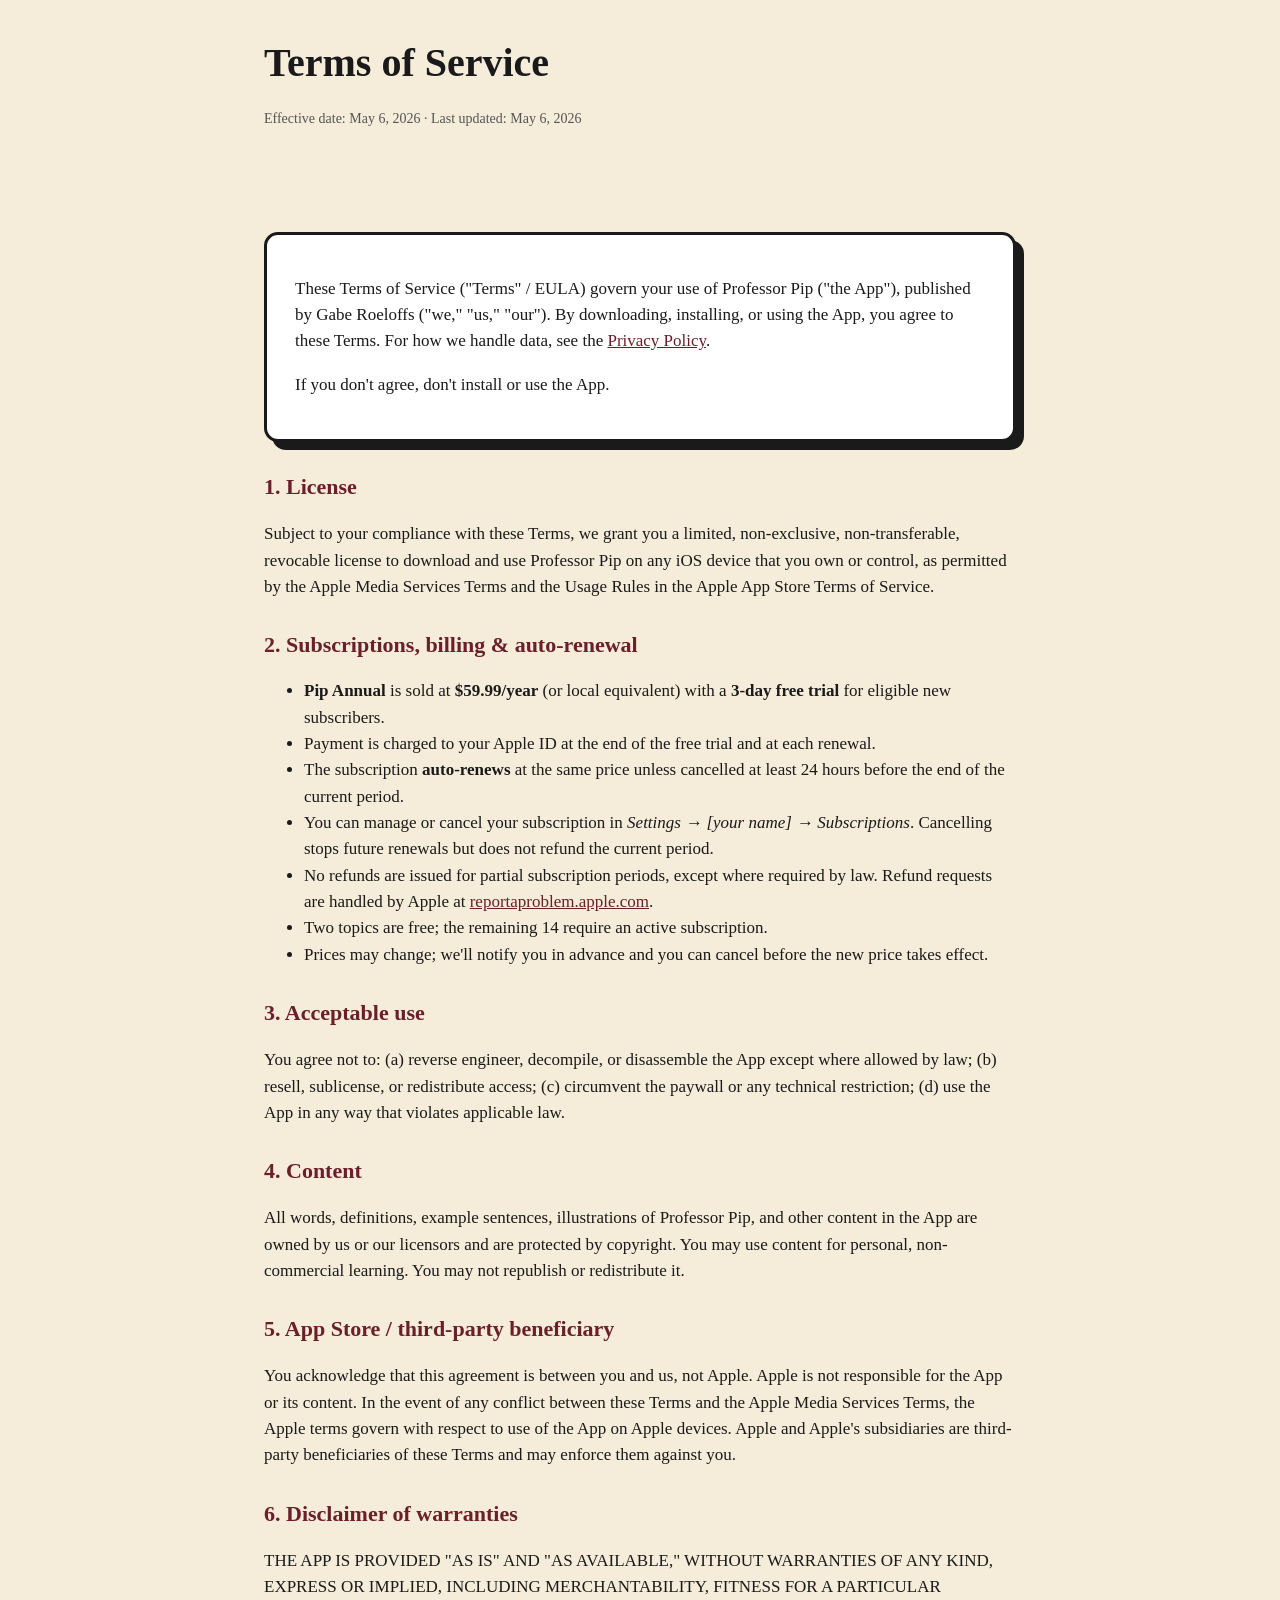
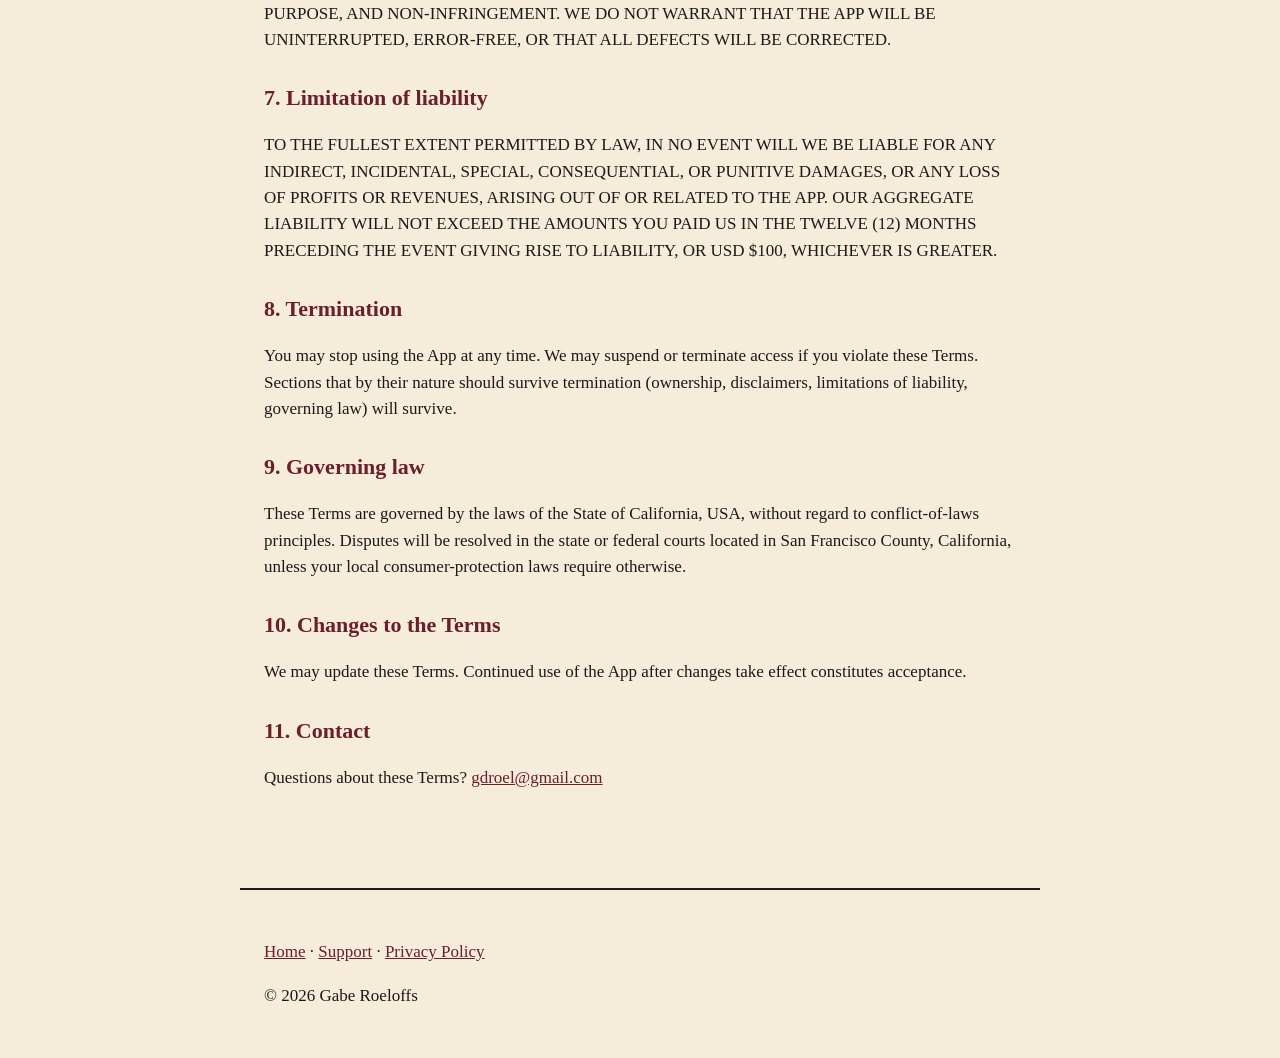
<file: professor-pip/terms/index.html>
<!DOCTYPE html>
<html lang="en">
<head>
    <meta charset="UTF-8">
    <meta name="viewport" content="width=device-width, initial-scale=1.0">
    <title>Professor Pip — Terms of Service</title>
    <meta name="description" content="Read the terms of service for the Professor Pip app.">
    <link rel="canonical" href="https://gaberoeloffs.com/professor-pip/terms/">
    <style>
        :root { --cream:#f5ecd9; --burgundy:#6b1f2a; --ink:#1a1a1a; }
        * { box-sizing: border-box; }
        body { margin:0; background:var(--cream); color:var(--ink); font-family:'Fraunces','Newsreader',Georgia,serif; line-height:1.55; }
        header, main, footer { max-width: 800px; margin: 0 auto; padding: 32px 24px; }
        h1 { font-size: 40px; margin: 0 0 8px; }
        h2 { font-size: 22px; margin: 28px 0 8px; color: var(--burgundy); }
        p, li { font-size: 17px; }
        a { color: var(--burgundy); }
        .card { background:#fff; border:3px solid var(--ink); border-radius:14px; padding:24px 28px; box-shadow: 8px 8px 0 var(--ink); margin: 24px 0; }
        .meta { font-size: 14px; color: #555; }
        footer { border-top:2px solid var(--ink); margin-top:48px; font-size:14px; }
    </style>
</head>
<body>
    <header>
        <h1>Terms of Service</h1>
        <p class="meta">Effective date: May 6, 2026 · Last updated: May 6, 2026</p>
    </header>

    <main>
        <div class="card">
            <p>These Terms of Service ("Terms" / EULA) govern your use of Professor Pip ("the App"), published by Gabe Roeloffs ("we," "us," "our"). By downloading, installing, or using the App, you agree to these Terms. For how we handle data, see the <a href="/professor-pip/privacy/">Privacy Policy</a>.</p>
            <p>If you don't agree, don't install or use the App.</p>
        </div>

        <h2>1. License</h2>
        <p>Subject to your compliance with these Terms, we grant you a limited, non-exclusive, non-transferable, revocable license to download and use Professor Pip on any iOS device that you own or control, as permitted by the Apple Media Services Terms and the Usage Rules in the Apple App Store Terms of Service.</p>

        <h2>2. Subscriptions, billing &amp; auto-renewal</h2>
        <ul>
            <li><strong>Pip Annual</strong> is sold at <strong>$59.99/year</strong> (or local equivalent) with a <strong>3-day free trial</strong> for eligible new subscribers.</li>
            <li>Payment is charged to your Apple ID at the end of the free trial and at each renewal.</li>
            <li>The subscription <strong>auto-renews</strong> at the same price unless cancelled at least 24 hours before the end of the current period.</li>
            <li>You can manage or cancel your subscription in <em>Settings → [your name] → Subscriptions</em>. Cancelling stops future renewals but does not refund the current period.</li>
            <li>No refunds are issued for partial subscription periods, except where required by law. Refund requests are handled by Apple at <a href="https://reportaproblem.apple.com">reportaproblem.apple.com</a>.</li>
            <li>Two topics are free; the remaining 14 require an active subscription.</li>
            <li>Prices may change; we'll notify you in advance and you can cancel before the new price takes effect.</li>
        </ul>

        <h2>3. Acceptable use</h2>
        <p>You agree not to: (a) reverse engineer, decompile, or disassemble the App except where allowed by law; (b) resell, sublicense, or redistribute access; (c) circumvent the paywall or any technical restriction; (d) use the App in any way that violates applicable law.</p>

        <h2>4. Content</h2>
        <p>All words, definitions, example sentences, illustrations of Professor Pip, and other content in the App are owned by us or our licensors and are protected by copyright. You may use content for personal, non-commercial learning. You may not republish or redistribute it.</p>

        <h2>5. App Store / third-party beneficiary</h2>
        <p>You acknowledge that this agreement is between you and us, not Apple. Apple is not responsible for the App or its content. In the event of any conflict between these Terms and the Apple Media Services Terms, the Apple terms govern with respect to use of the App on Apple devices. Apple and Apple's subsidiaries are third-party beneficiaries of these Terms and may enforce them against you.</p>

        <h2>6. Disclaimer of warranties</h2>
        <p>THE APP IS PROVIDED "AS IS" AND "AS AVAILABLE," WITHOUT WARRANTIES OF ANY KIND, EXPRESS OR IMPLIED, INCLUDING MERCHANTABILITY, FITNESS FOR A PARTICULAR PURPOSE, AND NON-INFRINGEMENT. WE DO NOT WARRANT THAT THE APP WILL BE UNINTERRUPTED, ERROR-FREE, OR THAT ALL DEFECTS WILL BE CORRECTED.</p>

        <h2>7. Limitation of liability</h2>
        <p>TO THE FULLEST EXTENT PERMITTED BY LAW, IN NO EVENT WILL WE BE LIABLE FOR ANY INDIRECT, INCIDENTAL, SPECIAL, CONSEQUENTIAL, OR PUNITIVE DAMAGES, OR ANY LOSS OF PROFITS OR REVENUES, ARISING OUT OF OR RELATED TO THE APP. OUR AGGREGATE LIABILITY WILL NOT EXCEED THE AMOUNTS YOU PAID US IN THE TWELVE (12) MONTHS PRECEDING THE EVENT GIVING RISE TO LIABILITY, OR USD $100, WHICHEVER IS GREATER.</p>

        <h2>8. Termination</h2>
        <p>You may stop using the App at any time. We may suspend or terminate access if you violate these Terms. Sections that by their nature should survive termination (ownership, disclaimers, limitations of liability, governing law) will survive.</p>

        <h2>9. Governing law</h2>
        <p>These Terms are governed by the laws of the State of California, USA, without regard to conflict-of-laws principles. Disputes will be resolved in the state or federal courts located in San Francisco County, California, unless your local consumer-protection laws require otherwise.</p>

        <h2>10. Changes to the Terms</h2>
        <p>We may update these Terms. Continued use of the App after changes take effect constitutes acceptance.</p>

        <h2>11. Contact</h2>
        <p>Questions about these Terms? <a href="mailto:gdroel@gmail.com">gdroel@gmail.com</a></p>
    </main>

    <footer>
        <p>
            <a href="/professor-pip/">Home</a> ·
            <a href="/professor-pip/support/">Support</a> ·
            <a href="/professor-pip/privacy/">Privacy Policy</a>
        </p>
        <p>&copy; 2026 Gabe Roeloffs</p>
    </footer>
</body>
</html>
</file>
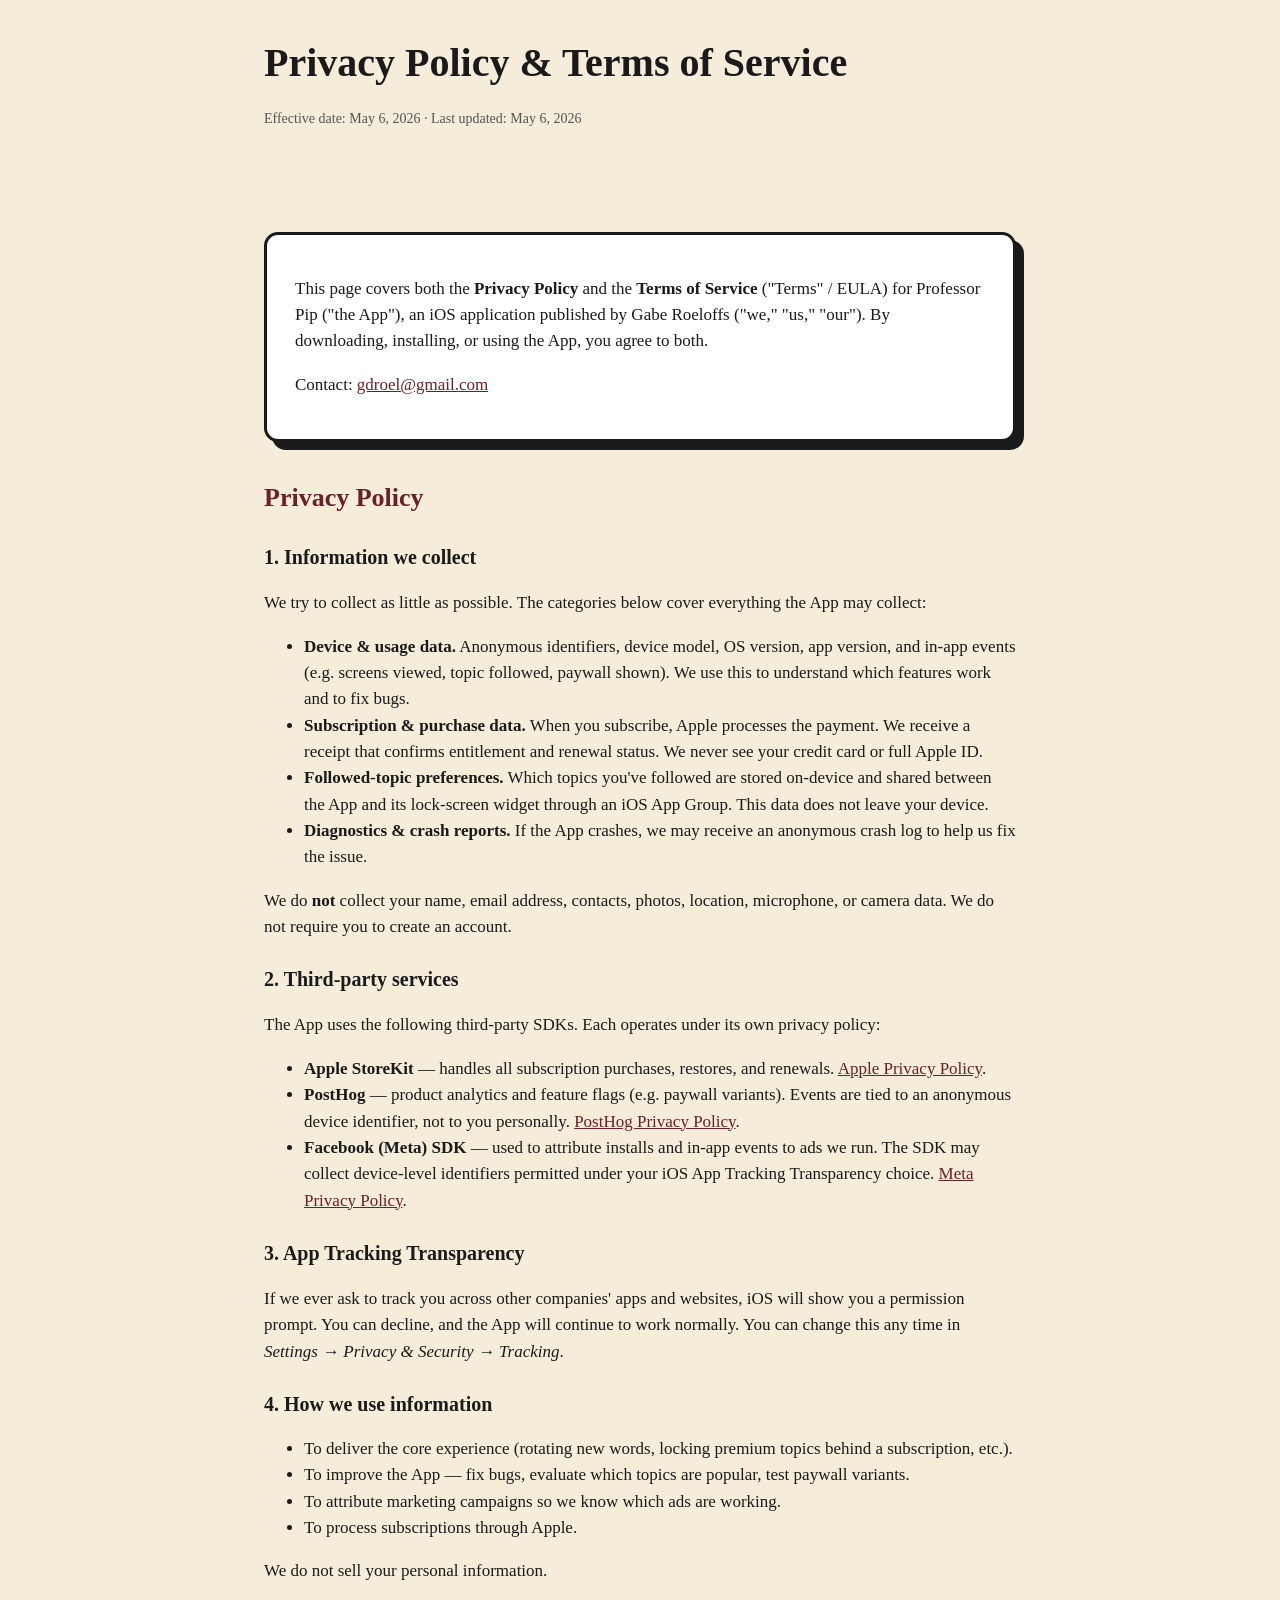
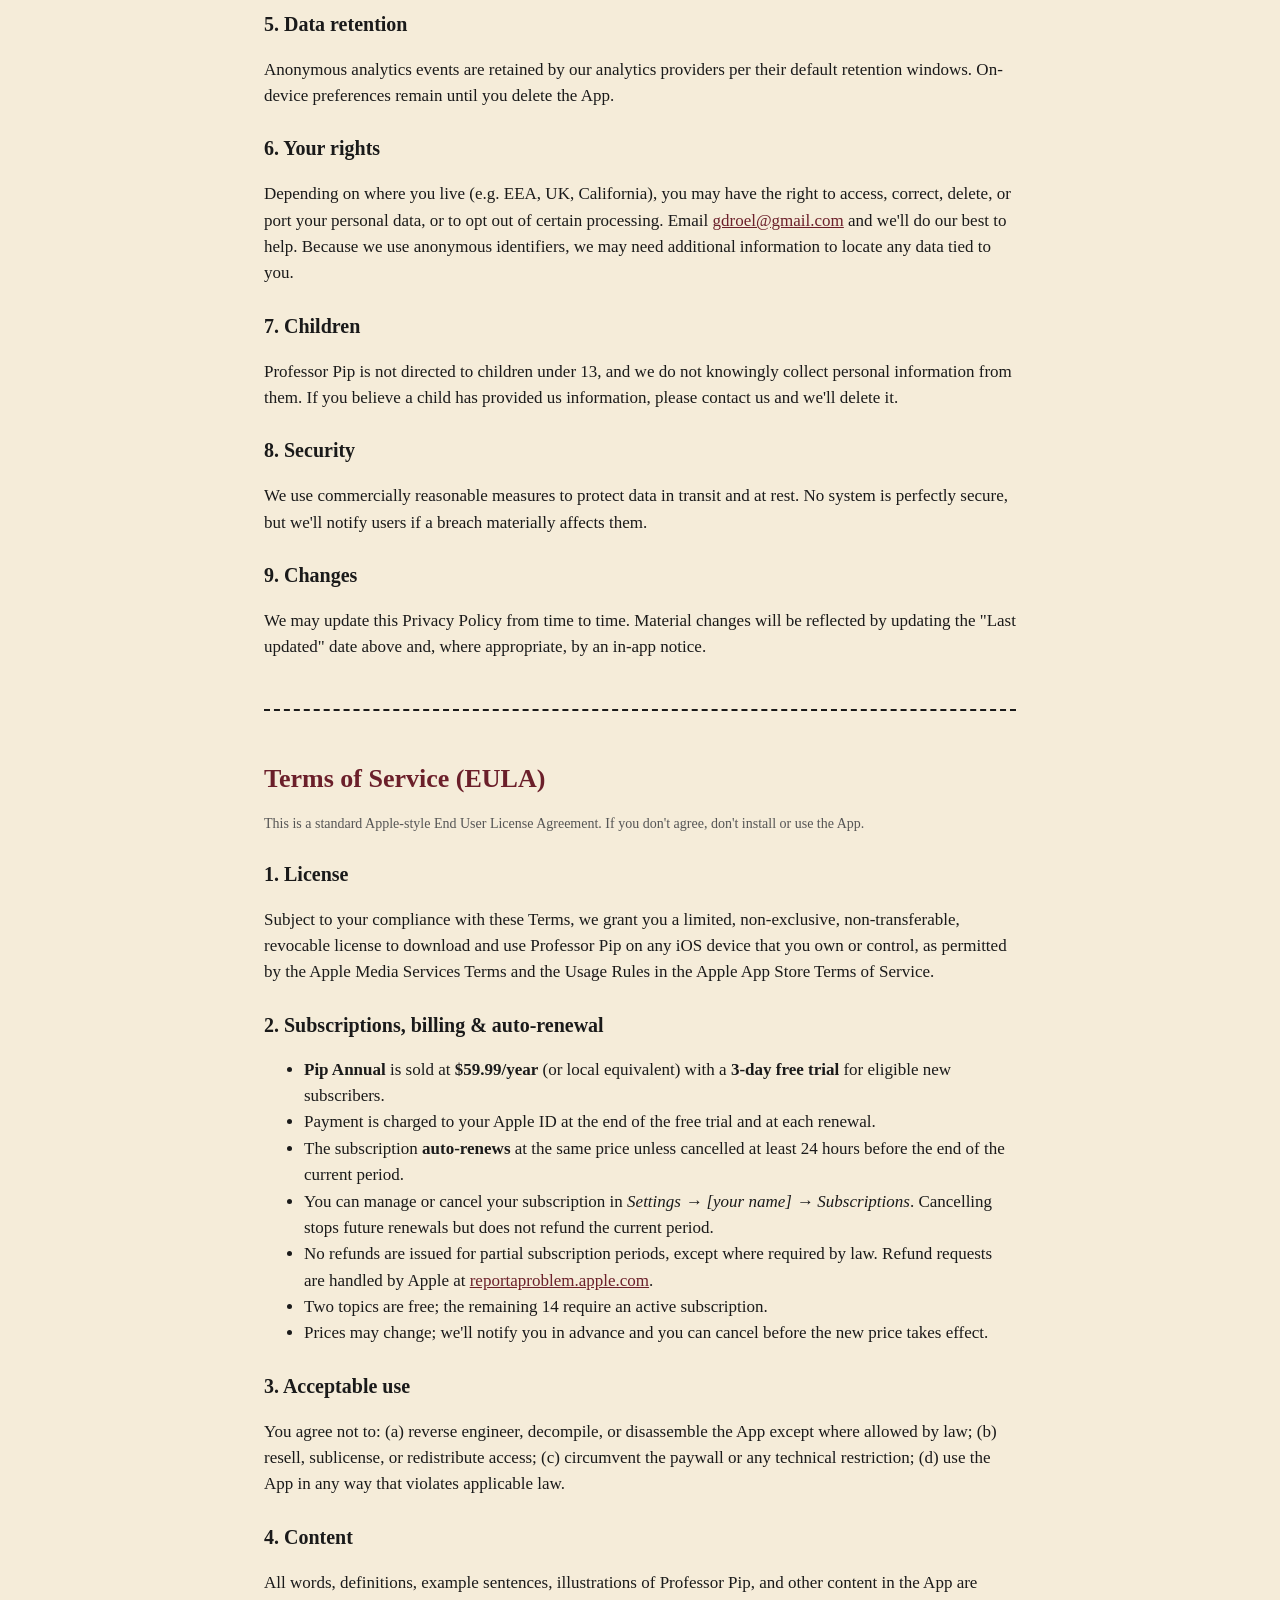
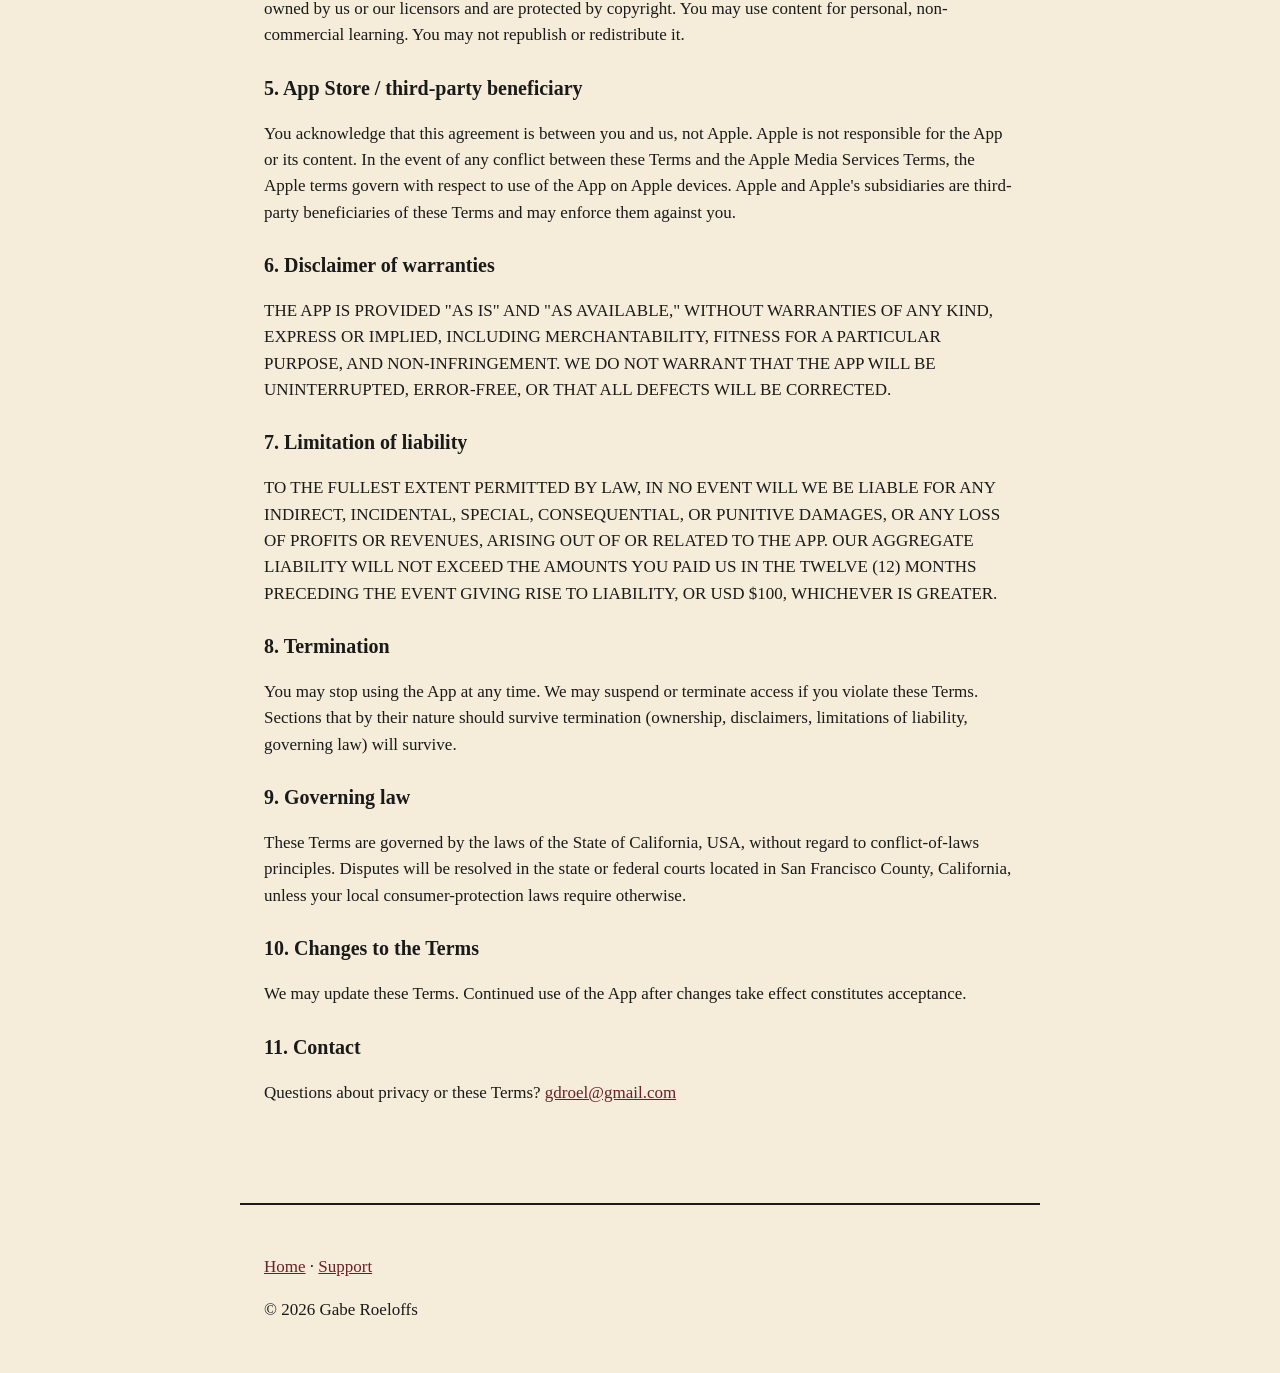
<file: professor-pip/privacy.html>
<!DOCTYPE html>
<html lang="en">
<head>
    <meta charset="UTF-8">
    <meta name="viewport" content="width=device-width, initial-scale=1.0">
    <title>Professor Pip — Privacy Policy &amp; Terms of Service</title>
    <style>
        :root { --cream:#f5ecd9; --burgundy:#6b1f2a; --ink:#1a1a1a; }
        * { box-sizing: border-box; }
        body { margin:0; background:var(--cream); color:var(--ink); font-family:'Fraunces','Newsreader',Georgia,serif; line-height:1.55; }
        header, main, footer { max-width: 800px; margin: 0 auto; padding: 32px 24px; }
        h1 { font-size: 40px; margin: 0 0 8px; }
        h2 { font-size: 26px; margin: 36px 0 10px; color: var(--burgundy); }
        h3 { font-size: 20px; margin: 24px 0 6px; }
        p, li { font-size: 17px; }
        a { color: var(--burgundy); }
        .card { background:#fff; border:3px solid var(--ink); border-radius:14px; padding:24px 28px; box-shadow: 8px 8px 0 var(--ink); margin: 24px 0; }
        .meta { font-size: 14px; color: #555; }
        footer { border-top:2px solid var(--ink); margin-top:48px; font-size:14px; }
        hr { border: none; border-top: 2px dashed var(--ink); margin: 48px 0; }
    </style>
</head>
<body>
    <header>
        <h1>Privacy Policy &amp; Terms of Service</h1>
        <p class="meta">Effective date: May 6, 2026 · Last updated: May 6, 2026</p>
    </header>

    <main>
        <div class="card">
            <p>This page covers both the <strong>Privacy Policy</strong> and the <strong>Terms of Service</strong> ("Terms" / EULA) for Professor Pip ("the App"), an iOS application published by Gabe Roeloffs ("we," "us," "our"). By downloading, installing, or using the App, you agree to both.</p>
            <p>Contact: <a href="mailto:gdroel@gmail.com">gdroel@gmail.com</a></p>
        </div>

        <h2>Privacy Policy</h2>

        <h3>1. Information we collect</h3>
        <p>We try to collect as little as possible. The categories below cover everything the App may collect:</p>
        <ul>
            <li><strong>Device &amp; usage data.</strong> Anonymous identifiers, device model, OS version, app version, and in-app events (e.g. screens viewed, topic followed, paywall shown). We use this to understand which features work and to fix bugs.</li>
            <li><strong>Subscription &amp; purchase data.</strong> When you subscribe, Apple processes the payment. We receive a receipt that confirms entitlement and renewal status. We never see your credit card or full Apple ID.</li>
            <li><strong>Followed-topic preferences.</strong> Which topics you've followed are stored on-device and shared between the App and its lock-screen widget through an iOS App Group. This data does not leave your device.</li>
            <li><strong>Diagnostics &amp; crash reports.</strong> If the App crashes, we may receive an anonymous crash log to help us fix the issue.</li>
        </ul>
        <p>We do <strong>not</strong> collect your name, email address, contacts, photos, location, microphone, or camera data. We do not require you to create an account.</p>

        <h3>2. Third-party services</h3>
        <p>The App uses the following third-party SDKs. Each operates under its own privacy policy:</p>
        <ul>
            <li><strong>Apple StoreKit</strong> — handles all subscription purchases, restores, and renewals. <a href="https://www.apple.com/legal/privacy/">Apple Privacy Policy</a>.</li>
            <li><strong>PostHog</strong> — product analytics and feature flags (e.g. paywall variants). Events are tied to an anonymous device identifier, not to you personally. <a href="https://posthog.com/privacy">PostHog Privacy Policy</a>.</li>
            <li><strong>Facebook (Meta) SDK</strong> — used to attribute installs and in-app events to ads we run. The SDK may collect device-level identifiers permitted under your iOS App Tracking Transparency choice. <a href="https://www.facebook.com/policy.php">Meta Privacy Policy</a>.</li>
        </ul>

        <h3>3. App Tracking Transparency</h3>
        <p>If we ever ask to track you across other companies' apps and websites, iOS will show you a permission prompt. You can decline, and the App will continue to work normally. You can change this any time in <em>Settings → Privacy &amp; Security → Tracking</em>.</p>

        <h3>4. How we use information</h3>
        <ul>
            <li>To deliver the core experience (rotating new words, locking premium topics behind a subscription, etc.).</li>
            <li>To improve the App — fix bugs, evaluate which topics are popular, test paywall variants.</li>
            <li>To attribute marketing campaigns so we know which ads are working.</li>
            <li>To process subscriptions through Apple.</li>
        </ul>
        <p>We do not sell your personal information.</p>

        <h3>5. Data retention</h3>
        <p>Anonymous analytics events are retained by our analytics providers per their default retention windows. On-device preferences remain until you delete the App.</p>

        <h3>6. Your rights</h3>
        <p>Depending on where you live (e.g. EEA, UK, California), you may have the right to access, correct, delete, or port your personal data, or to opt out of certain processing. Email <a href="mailto:gdroel@gmail.com">gdroel@gmail.com</a> and we'll do our best to help. Because we use anonymous identifiers, we may need additional information to locate any data tied to you.</p>

        <h3>7. Children</h3>
        <p>Professor Pip is not directed to children under 13, and we do not knowingly collect personal information from them. If you believe a child has provided us information, please contact us and we'll delete it.</p>

        <h3>8. Security</h3>
        <p>We use commercially reasonable measures to protect data in transit and at rest. No system is perfectly secure, but we'll notify users if a breach materially affects them.</p>

        <h3>9. Changes</h3>
        <p>We may update this Privacy Policy from time to time. Material changes will be reflected by updating the "Last updated" date above and, where appropriate, by an in-app notice.</p>

        <hr>

        <h2>Terms of Service (EULA)</h2>

        <p class="meta">This is a standard Apple-style End User License Agreement. If you don't agree, don't install or use the App.</p>

        <h3>1. License</h3>
        <p>Subject to your compliance with these Terms, we grant you a limited, non-exclusive, non-transferable, revocable license to download and use Professor Pip on any iOS device that you own or control, as permitted by the Apple Media Services Terms and the Usage Rules in the Apple App Store Terms of Service.</p>

        <h3>2. Subscriptions, billing &amp; auto-renewal</h3>
        <ul>
            <li><strong>Pip Annual</strong> is sold at <strong>$59.99/year</strong> (or local equivalent) with a <strong>3-day free trial</strong> for eligible new subscribers.</li>
            <li>Payment is charged to your Apple ID at the end of the free trial and at each renewal.</li>
            <li>The subscription <strong>auto-renews</strong> at the same price unless cancelled at least 24 hours before the end of the current period.</li>
            <li>You can manage or cancel your subscription in <em>Settings → [your name] → Subscriptions</em>. Cancelling stops future renewals but does not refund the current period.</li>
            <li>No refunds are issued for partial subscription periods, except where required by law. Refund requests are handled by Apple at <a href="https://reportaproblem.apple.com">reportaproblem.apple.com</a>.</li>
            <li>Two topics are free; the remaining 14 require an active subscription.</li>
            <li>Prices may change; we'll notify you in advance and you can cancel before the new price takes effect.</li>
        </ul>

        <h3>3. Acceptable use</h3>
        <p>You agree not to: (a) reverse engineer, decompile, or disassemble the App except where allowed by law; (b) resell, sublicense, or redistribute access; (c) circumvent the paywall or any technical restriction; (d) use the App in any way that violates applicable law.</p>

        <h3>4. Content</h3>
        <p>All words, definitions, example sentences, illustrations of Professor Pip, and other content in the App are owned by us or our licensors and are protected by copyright. You may use content for personal, non-commercial learning. You may not republish or redistribute it.</p>

        <h3>5. App Store / third-party beneficiary</h3>
        <p>You acknowledge that this agreement is between you and us, not Apple. Apple is not responsible for the App or its content. In the event of any conflict between these Terms and the Apple Media Services Terms, the Apple terms govern with respect to use of the App on Apple devices. Apple and Apple's subsidiaries are third-party beneficiaries of these Terms and may enforce them against you.</p>

        <h3>6. Disclaimer of warranties</h3>
        <p>THE APP IS PROVIDED "AS IS" AND "AS AVAILABLE," WITHOUT WARRANTIES OF ANY KIND, EXPRESS OR IMPLIED, INCLUDING MERCHANTABILITY, FITNESS FOR A PARTICULAR PURPOSE, AND NON-INFRINGEMENT. WE DO NOT WARRANT THAT THE APP WILL BE UNINTERRUPTED, ERROR-FREE, OR THAT ALL DEFECTS WILL BE CORRECTED.</p>

        <h3>7. Limitation of liability</h3>
        <p>TO THE FULLEST EXTENT PERMITTED BY LAW, IN NO EVENT WILL WE BE LIABLE FOR ANY INDIRECT, INCIDENTAL, SPECIAL, CONSEQUENTIAL, OR PUNITIVE DAMAGES, OR ANY LOSS OF PROFITS OR REVENUES, ARISING OUT OF OR RELATED TO THE APP. OUR AGGREGATE LIABILITY WILL NOT EXCEED THE AMOUNTS YOU PAID US IN THE TWELVE (12) MONTHS PRECEDING THE EVENT GIVING RISE TO LIABILITY, OR USD $100, WHICHEVER IS GREATER.</p>

        <h3>8. Termination</h3>
        <p>You may stop using the App at any time. We may suspend or terminate access if you violate these Terms. Sections that by their nature should survive termination (ownership, disclaimers, limitations of liability, governing law) will survive.</p>

        <h3>9. Governing law</h3>
        <p>These Terms are governed by the laws of the State of California, USA, without regard to conflict-of-laws principles. Disputes will be resolved in the state or federal courts located in San Francisco County, California, unless your local consumer-protection laws require otherwise.</p>

        <h3>10. Changes to the Terms</h3>
        <p>We may update these Terms. Continued use of the App after changes take effect constitutes acceptance.</p>

        <h3>11. Contact</h3>
        <p>Questions about privacy or these Terms? <a href="mailto:gdroel@gmail.com">gdroel@gmail.com</a></p>
    </main>

    <footer>
        <p>
            <a href="/professor-pip/">Home</a> ·
            <a href="/professor-pip/support.html">Support</a>
        </p>
        <p>&copy; 2026 Gabe Roeloffs</p>
    </footer>
</body>
</html>
</file>
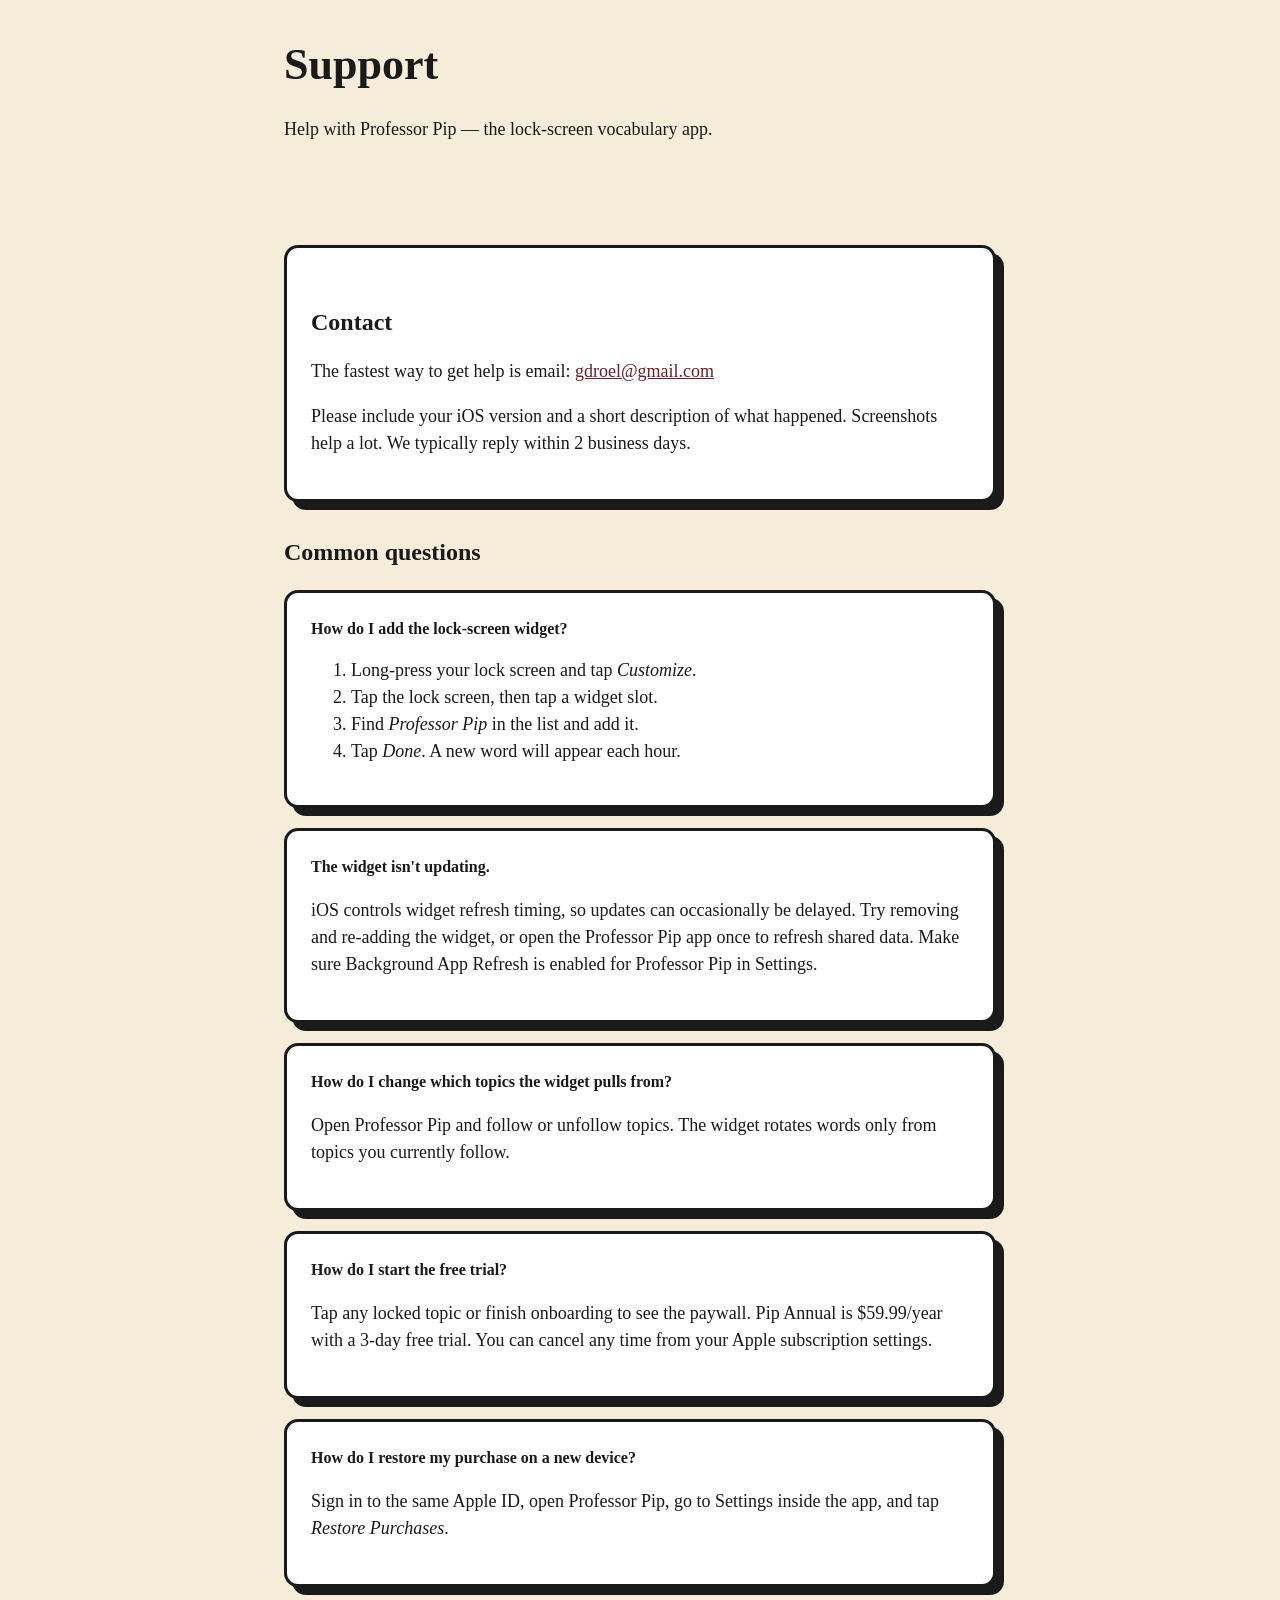
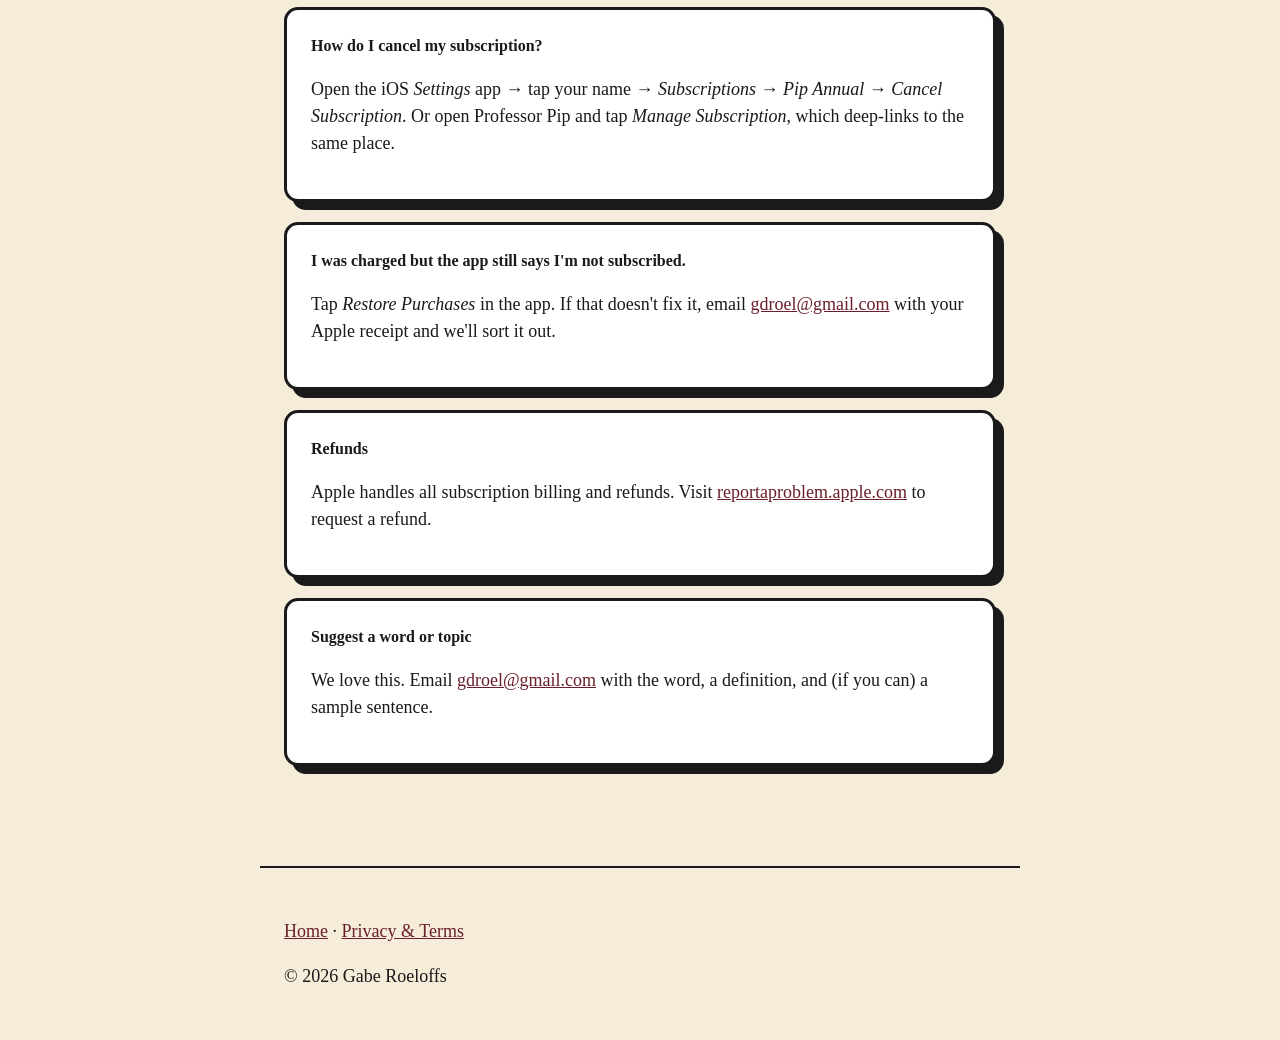
<file: professor-pip/support.html>
<!DOCTYPE html>
<html lang="en">
<head>
    <meta charset="UTF-8">
    <meta name="viewport" content="width=device-width, initial-scale=1.0">
    <title>Professor Pip — Support</title>
    <style>
        :root { --cream:#f5ecd9; --burgundy:#6b1f2a; --ink:#1a1a1a; }
        * { box-sizing: border-box; }
        body { margin:0; background:var(--cream); color:var(--ink); font-family:'Fraunces','Newsreader',Georgia,serif; line-height:1.5; }
        header, main, footer { max-width: 760px; margin: 0 auto; padding: 32px 24px; }
        h1 { font-size: 44px; margin: 0 0 12px; }
        h2 { font-size: 24px; margin: 32px 0 8px; }
        p, li { font-size: 18px; }
        .card { background:#fff; border:3px solid var(--ink); border-radius:14px; padding:24px; box-shadow: 8px 8px 0 var(--ink); margin: 20px 0; }
        a { color: var(--burgundy); }
        footer { border-top:2px solid var(--ink); margin-top:48px; font-size:14px; }
    </style>
</head>
<body>
    <header>
        <h1>Support</h1>
        <p>Help with Professor Pip — the lock-screen vocabulary app.</p>
    </header>

    <main>
        <div class="card">
            <h2>Contact</h2>
            <p>The fastest way to get help is email: <a href="mailto:gdroel@gmail.com">gdroel@gmail.com</a></p>
            <p>Please include your iOS version and a short description of what happened. Screenshots help a lot. We typically reply within 2 business days.</p>
        </div>

        <h2>Common questions</h2>

        <div class="card">
            <strong>How do I add the lock-screen widget?</strong>
            <ol>
                <li>Long-press your lock screen and tap <em>Customize</em>.</li>
                <li>Tap the lock screen, then tap a widget slot.</li>
                <li>Find <em>Professor Pip</em> in the list and add it.</li>
                <li>Tap <em>Done</em>. A new word will appear each hour.</li>
            </ol>
        </div>

        <div class="card">
            <strong>The widget isn't updating.</strong>
            <p>iOS controls widget refresh timing, so updates can occasionally be delayed. Try removing and re-adding the widget, or open the Professor Pip app once to refresh shared data. Make sure Background App Refresh is enabled for Professor Pip in Settings.</p>
        </div>

        <div class="card">
            <strong>How do I change which topics the widget pulls from?</strong>
            <p>Open Professor Pip and follow or unfollow topics. The widget rotates words only from topics you currently follow.</p>
        </div>

        <div class="card">
            <strong>How do I start the free trial?</strong>
            <p>Tap any locked topic or finish onboarding to see the paywall. Pip Annual is $59.99/year with a 3-day free trial. You can cancel any time from your Apple subscription settings.</p>
        </div>

        <div class="card">
            <strong>How do I restore my purchase on a new device?</strong>
            <p>Sign in to the same Apple ID, open Professor Pip, go to Settings inside the app, and tap <em>Restore Purchases</em>.</p>
        </div>

        <div class="card">
            <strong>How do I cancel my subscription?</strong>
            <p>Open the iOS <em>Settings</em> app → tap your name → <em>Subscriptions</em> → <em>Pip Annual</em> → <em>Cancel Subscription</em>. Or open Professor Pip and tap <em>Manage Subscription</em>, which deep-links to the same place.</p>
        </div>

        <div class="card">
            <strong>I was charged but the app still says I'm not subscribed.</strong>
            <p>Tap <em>Restore Purchases</em> in the app. If that doesn't fix it, email <a href="mailto:gdroel@gmail.com">gdroel@gmail.com</a> with your Apple receipt and we'll sort it out.</p>
        </div>

        <div class="card">
            <strong>Refunds</strong>
            <p>Apple handles all subscription billing and refunds. Visit <a href="https://reportaproblem.apple.com">reportaproblem.apple.com</a> to request a refund.</p>
        </div>

        <div class="card">
            <strong>Suggest a word or topic</strong>
            <p>We love this. Email <a href="mailto:gdroel@gmail.com">gdroel@gmail.com</a> with the word, a definition, and (if you can) a sample sentence.</p>
        </div>
    </main>

    <footer>
        <p>
            <a href="/professor-pip/">Home</a> ·
            <a href="/professor-pip/privacy.html">Privacy &amp; Terms</a>
        </p>
        <p>&copy; 2026 Gabe Roeloffs</p>
    </footer>
</body>
</html>
</file>
<file: wiki.css>
:root {
    color-scheme: light;
    --paper: #fff;
    --surface: #f8f9fa;
    --ink: #202122;
    --muted: #54595d;
    --link: #0645ad;
    --line: #c8ccd1;
    --light-line: #eaecf0;
    --sans: Inter, system-ui, sans-serif;
}

*, *::before, *::after { box-sizing: border-box; }
html { scroll-padding-top: 1rem; }

body {
    margin: 0;
    background: var(--paper);
    color: var(--ink);
    font: .94rem/1.65 var(--sans);
}

img { display: block; max-width: 100%; height: auto; }

a { color: var(--link); text-decoration: none; }
a:hover, a:focus-visible { text-decoration: underline; }
a:focus-visible { outline: 2px solid var(--link); outline-offset: 3px; }

.skip-link {
    position: fixed;
    z-index: 2;
    top: 1rem;
    left: 1rem;
    padding: .5rem .85rem;
    background: var(--paper);
    transform: translateY(-200%);
}

.skip-link:focus { transform: none; }

.shell { width: min(83rem, 100% - 4rem); margin-inline: auto; }

.masthead { border-bottom: 1px solid var(--light-line); }

.masthead-inner, .footer {
    display: flex;
    align-items: center;
    justify-content: space-between;
    gap: 1rem;
}

.masthead-inner { min-height: 3.7rem; }
.wordmark { color: var(--ink); font-size: 1.05rem; font-weight: 650; }
.footer a span { margin-left: .2em; }

.wiki {
    display: grid;
    grid-template-columns: minmax(9rem, 1fr) minmax(0, 4fr) minmax(12rem, 1.3fr);
    grid-template-areas:
        "contents intro intro"
        "contents biography profile";
    gap: 0 clamp(1.5rem, 3vw, 2.75rem);
    align-items: start;
    margin-block: clamp(1.7rem, 3.5vw, 3.15rem) 3rem;
}

.intro { grid-area: intro; }

h1 {
    border-bottom: 1px solid var(--line);
    margin: 0 0 .28rem;
    padding-bottom: .42rem;
    font-size: clamp(2rem, 4vw, 2.65rem);
    font-weight: 500;
    line-height: 1.18;
    letter-spacing: -.035em;
}

.occupation {
    margin: 0;
    color: var(--muted);
    font-size: 1rem;
    font-weight: 500;
}

.summary { max-width: 53rem; margin: 1rem 0 1.4rem; }

sup {
    margin-left: .25em;
    font-size: .71em;
    line-height: 0;
    vertical-align: super;
}

sup a { white-space: nowrap; }

.contents {
    position: sticky;
    top: 1.5rem;
    grid-area: contents;
    padding-top: .55rem;
    border-top: 1px solid var(--light-line);
}

.contents h2, .profile h2 {
    margin: 0;
    font-size: .84rem;
    font-weight: 650;
    line-height: 1.4;
}

.contents ul, .profile-links, .reading {
    padding: 0;
    margin: 0;
    list-style: none;
}

.contents ul { margin-top: .48rem; }

.contents a {
    display: block;
    padding: .27rem 0;
    font-size: .81rem;
    line-height: 1.42;
}

.profile {
    grid-area: profile;
    border: 1px solid var(--line);
    padding: .55rem;
    background: var(--surface);
}

.profile h2 {
    background: var(--light-line);
    margin-bottom: .5rem;
    padding: .32rem .5rem;
    text-align: center;
}

.portrait { width: min(100%, 12.5rem); margin-inline: auto; }
.profile dl { margin: .65rem 0; font-size: .83rem; line-height: 1.42; }
.profile dl div { display: grid; grid-template-columns: 5rem minmax(0, 1fr); gap: .35rem; padding-block: .3rem; }
.profile dt { font-weight: 650; }
.profile dd { margin: 0; }

.profile-links {
    display: flex;
    flex-wrap: wrap;
    gap: .2rem .6rem;
    border-top: 1px solid var(--line);
    padding: .5rem .1rem .12rem;
    font-size: .78rem;
}

.biography { grid-area: biography; min-width: 0; }
.biography section { margin-bottom: 1.5rem; }
.biography section:last-child { margin-bottom: 0; }

.biography h2 {
    display: flex;
    flex-wrap: wrap;
    align-items: baseline;
    justify-content: space-between;
    gap: .18rem 1rem;
    border-bottom: 1px solid var(--line);
    margin: 0 0 .6rem;
    padding-bottom: .26rem;
    font-size: clamp(1.35rem, 2.15vw, 1.62rem);
    font-weight: 500;
    line-height: 1.24;
    letter-spacing: -.018em;
}

.section-years {
    color: var(--muted);
    font-size: .8rem;
    font-weight: 500;
    font-variant-numeric: tabular-nums;
    letter-spacing: normal;
    white-space: nowrap;
}

.biography h3 {
    margin: 1rem 0 .28rem;
    font-size: 1rem;
    font-weight: 650;
    line-height: 1.44;
}

.biography p { margin: 0 0 .75rem; }
.biography section > :last-child { margin-bottom: 0; }

.timeline, .project-list { margin: .6rem 0 .8rem; }

.timeline > div, .project-list > div {
    display: grid;
    grid-template-columns: minmax(0, 6rem) minmax(0, 1fr);
    gap: .75rem;
    padding: .42rem 0;
    border-bottom: 1px solid var(--light-line);
}

.timeline > div { grid-template-columns: 3rem minmax(0, 1fr); }
.timeline > div:last-child, .project-list > div:last-child { border-bottom: 0; }
.timeline dd, .project-list dd { margin: 0; }
.timeline dt { color: var(--muted); font-size: .83rem; font-variant-numeric: tabular-nums; padding-top: .1rem; }
.project-list dt { font-weight: 650; }
.related {
    display: flex;
    flex-wrap: wrap;
    align-items: center;
    gap: .35rem .65rem;
    font-size: .82rem;
}

.related .launch-link { margin-block: .25rem; }

.launch-link {
    display: inline-flex;
    flex-wrap: wrap;
    align-items: center;
    gap: .2rem .55rem;
    padding: .15rem .45rem;
    border: 1px solid var(--line);
    background: var(--surface);
}

.launch-upvotes { color: var(--ink); font-weight: 650; }

figure {
    margin: 0;
    border: 1px solid var(--line);
    padding: .24rem;
    background: var(--surface);
}

figure img { width: 100%; }
figure video { display: block; width: 100%; height: auto; background: #000; }

figcaption {
    padding: .25rem .18rem .1rem;
    color: var(--muted);
    font-size: .76rem;
    line-height: 1.45;
}

.photo-pair {
    display: grid;
    grid-template-columns: repeat(2, minmax(0, 1fr));
    gap: .65rem;
    margin-block: .9rem 1rem;
}

.feature-photo { width: min(100%, 44rem); margin-block: .85rem 1rem; }
.early-life-images {
    max-width: 34rem;
    grid-template-columns: minmax(0, 2.25fr) minmax(0, 1fr);
    align-items: start;
}
.transit-illustration {
    width: min(100%, 20rem);
    margin: .85rem auto 1rem;
}
.ipad-pro-images {
    grid-template-columns: minmax(0, 1fr) minmax(0, 1.45fr);
    align-items: start;
}
.zerosettle-images {
    grid-template-columns: minmax(0, 2.5fr) minmax(0, 1fr);
    align-items: start;
}
.bruh-screenshots { max-width: 30rem; align-items: start; }
.internship-trophy { width: min(100%, 12rem); margin-top: .6rem; }

.watch-links {
    margin-block: .4rem .8rem;
    padding-left: 1.25rem;
    font-size: .875rem;
}

.watch-links li { padding-block: .1rem; }
.watch-links span { margin-left: .28rem; color: var(--muted); font-size: .76rem; white-space: nowrap; }

.reading li {
    display: grid;
    grid-template-columns: 2.65rem minmax(0, 1fr) max-content;
    gap: .65rem;
    align-items: baseline;
    padding-block: .38rem;
    border-bottom: 1px solid var(--light-line);
    line-height: 1.5;
}

.reading li:last-child { border-bottom: 0; }
.reading time, .reading span { color: var(--muted); font-size: .78rem; }

.references {
    margin: .5rem 0 0;
    padding-left: 1.5rem;
    font-size: .84rem;
    line-height: 1.5;
}

.references li { padding: .2rem .3rem; }
.references li:target { background: #eaf3ff; }

.footer {
    padding-block: .85rem 1.5rem;
    border-top: 1px solid var(--light-line);
    color: var(--muted);
    font-size: .8rem;
    flex-wrap: wrap;
}

.footer p { margin: 0; }

@media (max-width: 1000px) {
    .wiki {
        grid-template-columns: minmax(0, 1fr) minmax(12rem, 14rem);
        grid-template-areas:
            "intro intro"
            "contents profile"
            "biography profile";
    }

    .contents {
        position: static;
        margin-bottom: 1.2rem;
        border: 1px solid var(--line);
        padding: .65rem .8rem;
    }

    .contents ul { display: flex; flex-wrap: wrap; gap: 0 .85rem; margin-top: .3rem; }
}

@media (max-width: 670px) {
    .shell { width: min(36rem, 100% - 2rem); }
    .masthead-inner { min-height: 3.2rem; }

    .wiki {
        grid-template-columns: minmax(0, 1fr);
        grid-template-areas: "intro" "profile" "contents" "biography";
        margin-block: 1.55rem 2rem;
    }

    .summary { margin-bottom: 1rem; }

    .profile {
        display: grid;
        grid-template-columns: minmax(0, 1fr) minmax(0, 1.35fr);
        gap: .45rem .65rem;
        align-items: start;
        margin-bottom: 1rem;
    }

    .profile h2 { grid-column: 1 / -1; margin: 0; }
    .profile dl { margin: 0 0 .4rem; }
    .profile dl div { display: block; padding-block: .18rem; }
}

@media (max-width: 420px) {
    .zerosettle-images { grid-template-columns: 1fr; }
    #professor-pip-imessage { width: min(100%, 14rem); margin-inline: auto; }
    .project-list > div { grid-template-columns: 1fr; gap: .12rem; }
    .reading li { grid-template-columns: 2.4rem minmax(0, 1fr); gap: .1rem .5rem; }
    .reading span { grid-column: 2; }
}
</file>
<file: profile.css>
:root {
    color-scheme: light;
    --paper: #fcfcfb;
    --ink: #191a1c;
    --muted: #4e5156;
    --rule: #dddeda;
    --underline: #a1a6ae;
    --accent: #244b83;
    font-family: Inter, -apple-system, BlinkMacSystemFont, "Segoe UI", sans-serif;
}

*, *::before, *::after {
    box-sizing: border-box;
}

body {
    margin: 0;
    background: var(--paper);
    color: var(--ink);
    font-size: 1rem;
    line-height: 1.65;
}

h1, h2, h3, p, ul {
    margin: 0;
}

h1, h2, h3, strong {
    font-weight: 650;
}

h1 {
    font-size: clamp(2rem, 7vw, 3rem);
    line-height: 1.08;
    letter-spacing: -.055em;
}

h2 {
    font-size: 1.2rem;
    line-height: 1.35;
    letter-spacing: -.025em;
}

h3 {
    font-size: 1rem;
    line-height: 1.4;
}

a {
    color: inherit;
    text-decoration-color: var(--underline);
    text-underline-offset: .22em;
}

a:hover {
    color: var(--accent);
    text-decoration-color: currentColor;
}

a:focus-visible {
    outline: 2px solid var(--accent);
    outline-offset: 4px;
    border-radius: 2px;
}

.shell {
    width: min(43rem, 100% - 2 * clamp(1.25rem, 5vw, 2.5rem));
    margin-inline: auto;
}

.skip-link {
    position: absolute;
    z-index: 1;
    top: .5rem;
    left: .5rem;
    padding: .5rem .75rem;
    background: var(--paper);
    transform: translateY(-150%);
}

.skip-link:focus {
    transform: none;
}

.site-header {
    display: flex;
    justify-content: space-between;
    align-items: center;
    flex-wrap: wrap;
    gap: .25rem 1rem;
    padding-block: .75rem;
    border-bottom: 1px solid var(--rule);
    font-size: .8125rem;
}

.site-name {
    font-weight: 650;
    text-decoration: none;
}

.site-header nav, .links {
    display: flex;
    align-items: center;
    flex-wrap: wrap;
    gap: 0 1rem;
}

.site-header nav a, .links a {
    display: inline-flex;
    align-items: center;
    min-height: 2rem;
}

.site-header nav a {
    color: var(--muted);
    text-decoration: none;
}

.site-header nav a:hover, .site-header nav a[aria-current="page"] {
    color: var(--ink);
    text-decoration: underline;
}

main {
    padding-bottom: 3rem;
}

.hero, .resume-header {
    padding-block: clamp(2rem, 6vw, 3.25rem) 1.65rem;
}

.hero-heading {
    display: flex;
    justify-content: space-between;
    align-items: center;
    gap: 1rem;
}

.portrait {
    display: block;
    width: clamp(3.5rem, 11vw, 4.5rem);
    height: auto;
    border-radius: .45rem;
}

.intro {
    margin-top: .8rem;
    color: var(--muted);
    font-size: 1.075rem;
}

.links {
    margin-top: .65rem;
    padding-left: 0;
    list-style: none;
    font-size: .875rem;
}

.content-section {
    padding-block: 1.6rem;
    border-top: 1px solid var(--rule);
}

.content-section > p {
    margin-top: .7rem;
    color: var(--muted);
}

.content-section strong {
    color: var(--ink);
}

.timeline {
    display: grid;
    gap: 1.2rem;
    margin-top: 1.1rem;
}

.timeline article {
    display: grid;
    grid-template-columns: 8rem minmax(0, 1fr);
    gap: .2rem 1rem;
}

.timeline .dates, .timeline .role, .timeline li {
    color: var(--muted);
}

.timeline .dates {
    font-size: .875rem;
    font-weight: 500;
}

.timeline ul {
    margin-top: .35rem;
    padding-left: 1.2rem;
}

@media (max-width: 34rem) {
    .timeline article {
        grid-template-columns: 1fr;
    }
}

@media (max-width: 23rem) {
    .site-header {
        column-gap: .6rem;
        font-size: .75rem;
    }

    .site-header nav {
        column-gap: .65rem;
    }

    .links {
        column-gap: .75rem;
    }
}

@media print {
    @page {
        margin: .55in;
    }

    body {
        background: white;
        color: black;
        font-size: 10pt;
        line-height: 1.35;
    }

    .site-header, .skip-link {
        display: none;
    }

    .resume {
        width: auto;
        padding-bottom: 0;
    }

    .resume-header, .resume .content-section {
        padding-block: .45rem;
    }

    .resume-header {
        padding-top: 0;
    }

    .resume h1 {
        font-size: 26pt;
    }

    .resume h2 {
        font-size: 13pt;
    }

    .resume .intro, .resume-header .links {
        margin-top: .3rem;
        font-size: 10pt;
    }

    .resume-header .links a {
        min-height: auto;
    }

    .timeline {
        gap: .4rem;
        margin-top: .45rem;
    }

    .timeline article {
        grid-template-columns: 7rem minmax(0, 1fr);
        break-inside: avoid;
    }

    .timeline ul {
        margin-top: .2rem;
    }
}
</file>
